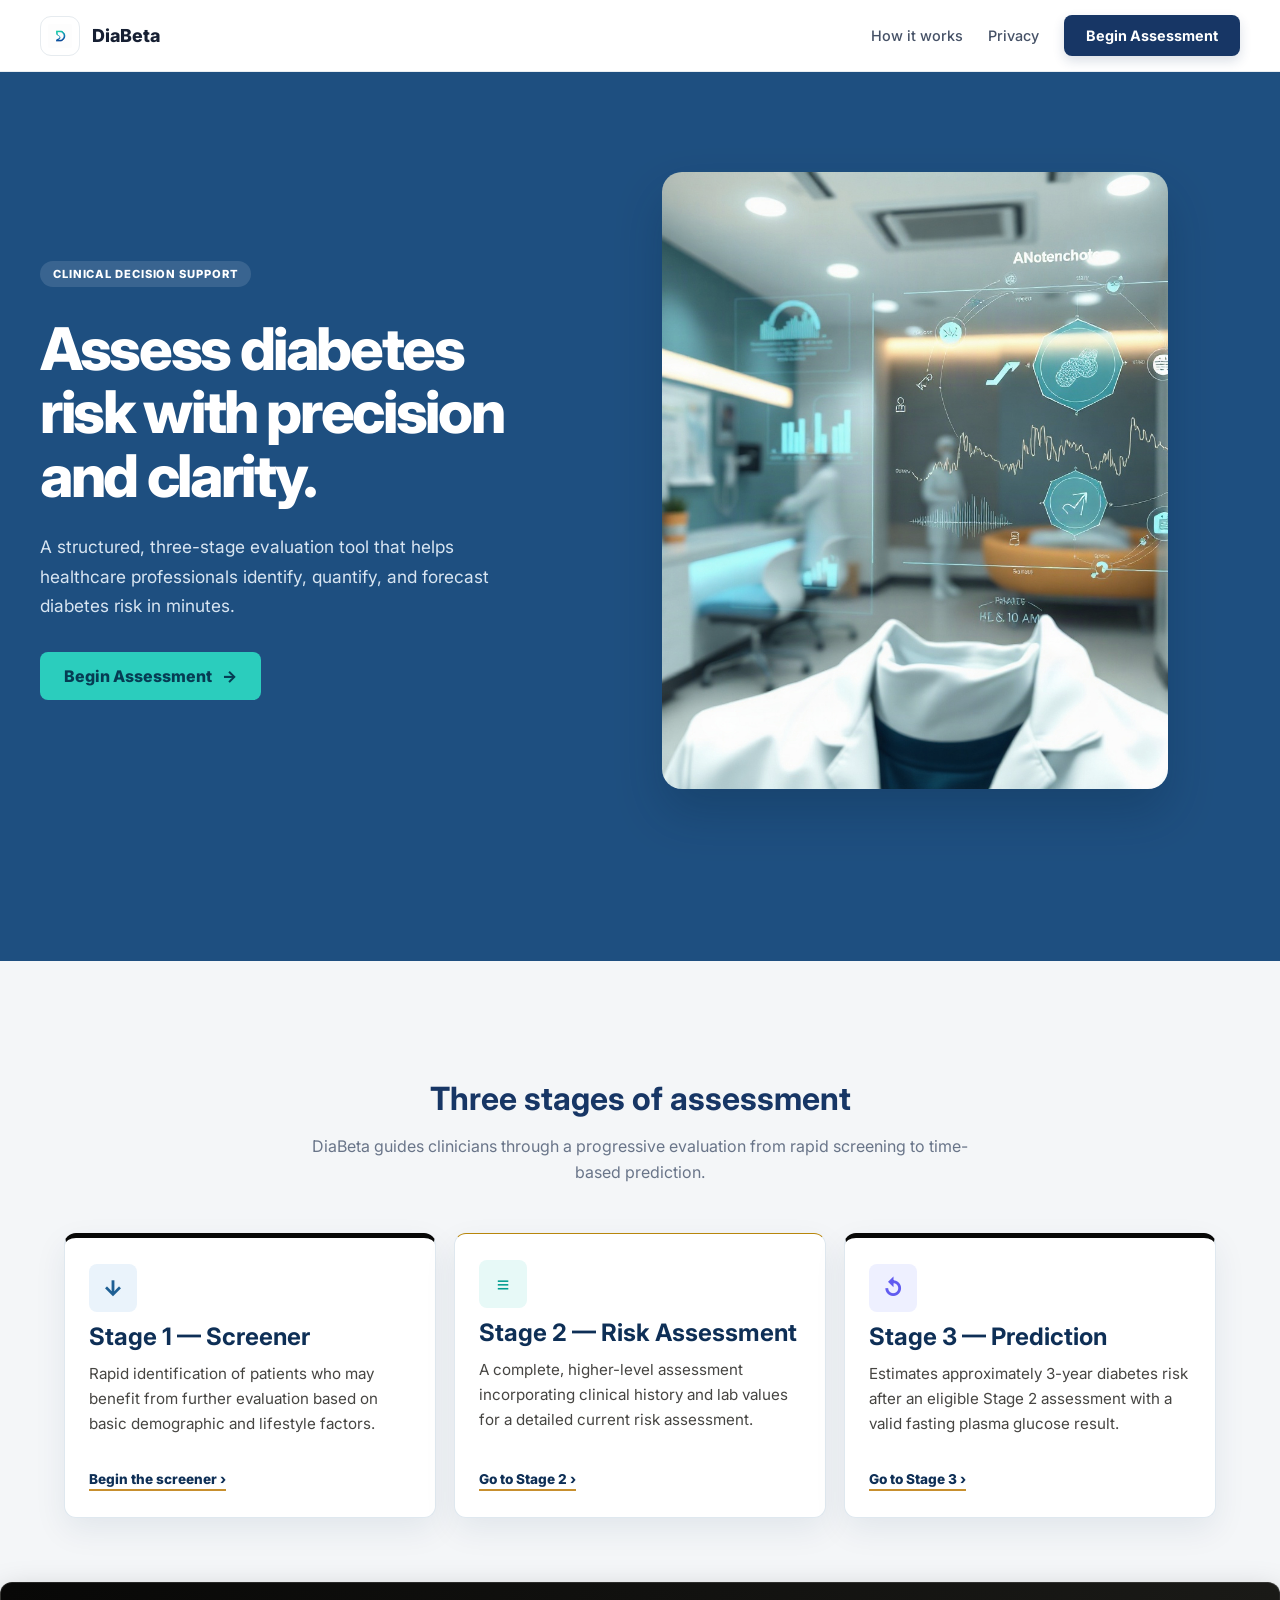
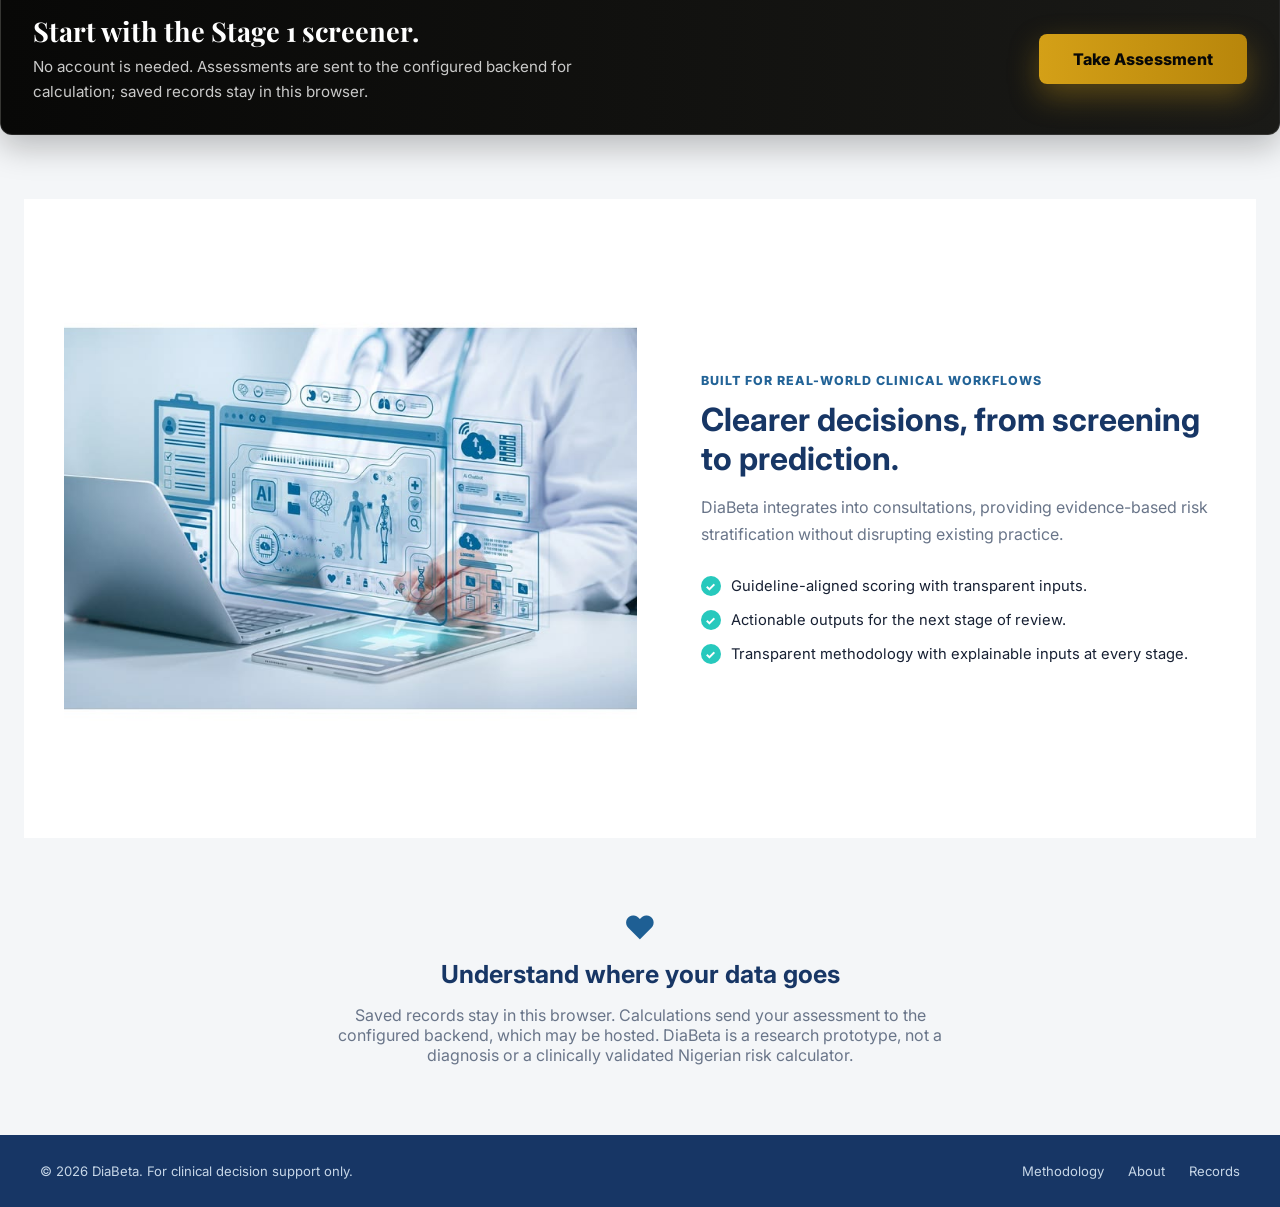
<file: frontend/index.html>
<!DOCTYPE html>
<html lang="en">
<head>
    <meta charset="UTF-8">
    <link rel="icon" type="image/png" href="diabeta-logo.png">
    <meta name="viewport" content="width=device-width, initial-scale=1.0">
    <title>DiaBeta — Home</title>

    <link
        href="https://fonts.googleapis.com/css2?family=Inter:wght@300;400;600;700;800&family=Playfair+Display:wght@400;600;700;800;900&display=swap"
        rel="stylesheet"
    >

    <link rel="stylesheet" href="style.css">

    <style>
        .home-stage-card {
            background: #ffffff;
            border: 1px solid #dfe8ef;
            border-top: 5px solid #080807;
            border-radius: 12px;
            padding: 26px 24px;
            display: flex;
            flex-direction: column;
            gap: 10px;
            box-shadow: 0 12px 32px rgba(14, 47, 86, 0.08);
        }

        .home-stage-card.stage-gold {
            border-top-color: #b8860b;
        }

        .home-stage-card h2 {
            color: #0e2f56;
            font-size: 1.5rem;
            margin: 0;
        }

        .home-stage-card p {
            color: #464542;
            font-size: 0.95rem;
            line-height: 1.65;
            margin: 0;
            flex: 1;
        }

        .home-stage-card .stage-go {
            display: inline-block;
            align-self: flex-start;
            margin-top: 6px;
            font-size: 0.85rem;
            font-weight: 800;
            color: #0e2f56;
            text-decoration: none;
            border-bottom: 2px solid #c78f2e;
            padding-bottom: 2px;
        }

        .home-stages {
            display: grid;
            grid-template-columns: repeat(3, minmax(0, 1fr));
            gap: 18px;
            margin-top: 22px;
            padding-bottom: 64px;
        }

        .home-cta-band {
            background: linear-gradient(90deg, #080807, #1a1a17);
            border: 1px solid rgba(255, 255, 255, 0.12);
            border-radius: 12px;
            margin: 0 0 64px;
            padding: 30px 32px;
            display: flex;
            align-items: center;
            justify-content: space-between;
            flex-wrap: wrap;
            gap: 18px;
            color: #ffffff;
            box-shadow: 0 12px 32px rgba(8, 8, 7, 0.25);
        }

        .home-cta-band h2 {
            font-size: 1.7rem;
            margin: 0;
            color: #ffffff;
        }

        .home-cta-band p {
            color: rgba(255, 255, 255, 0.78);
            margin: 6px 0 0;
            font-size: 0.95rem;
            line-height: 1.6;
            max-width: 620px;
        }

        .home-cta-band .primary-link {
            background: linear-gradient(90deg, #d4a017, #b8860b);
            color: #080807;
            box-shadow: 0 12px 30px rgba(212, 160, 23, 0.35);
        }

        @media (max-width: 860px) {
            .home-stages {
                grid-template-columns: 1fr;
            }
        }
    </style>
</head>

<body class="home-page">

    <main class="page-shell">

        <!-- HEADER -->
        <header class="result-header">

            <a
                class="brand-mark"
                href="index.html"
                aria-label="DiaBeta home"
            >
                <img src="diabeta-logo.png" alt="DiaBeta logo">
                <span>DiaBeta</span>
            </a>

            <button
                class="nav-toggle"
                type="button"
                aria-label="Open navigation menu"
                aria-expanded="false"
                data-drawer-toggle
            >
                <svg width="24" height="24" viewBox="0 0 24 24" aria-hidden="true" focusable="false">
                    <rect x="3" y="3" width="7" height="7" rx="2" />
                    <rect x="14" y="3" width="7" height="7" rx="2" />
                    <rect x="3" y="14" width="7" height="7" rx="2" />
                    <rect x="14" y="14" width="7" height="7" rx="2" />
                </svg>
            </button>

            <!-- DESKTOP NAVIGATION -->
            <nav class="top-nav" aria-label="Main navigation">
                <a href="#workflow">How it works</a>
                <a href="#privacy">Privacy</a>
                <a class="nav-cta" href="stage1.html">Begin Assessment</a>
            </nav>

        </header>

        <!-- MOBILE DRAWER -->
        <div class="drawer-overlay" aria-hidden="true"></div>

        <aside class="side-drawer" aria-hidden="true">
            <button class="drawer-close" type="button" aria-label="Close navigation menu" data-drawer-close>&times;</button>
            <nav class="drawer-nav" aria-label="Mobile navigation">
                <a href="#workflow">How it works</a>
                <a href="#privacy">Privacy</a>
                <a href="stage1.html">Begin Assessment</a>
            </nav>
        </aside>

        <!-- HOME HERO -->
        <section class="info-hero image-backed-hero home-hero">
            <div>
                <p class="eyebrow">Clinical decision support</p>
                <h1>Assess diabetes risk with precision and clarity.</h1>
                <p>
                    A structured, three-stage evaluation tool that helps healthcare
                    professionals identify, quantify, and forecast diabetes risk in minutes.
                </p>
                <a class="primary-link" href="stage1.html">
                    Begin Assessment <span aria-hidden="true">&rarr;</span>
                </a>
            </div>
            <div class="home-hero-image">
                <img src="clinical-ai-hero.png" alt="Clinical AI dashboard in a healthcare setting">
            </div>
        </section>

        <!-- STAGE OVERVIEW -->
        <section class="home-stages" id="workflow" aria-label="The three DiaBeta assessment stages">

            <header class="home-section-heading">
                <h2>Three stages of assessment</h2>
                <p>DiaBeta guides clinicians through a progressive evaluation from rapid screening to time-based prediction.</p>
            </header>

            <article class="home-stage-card">
                <span class="stage-icon stage-icon-filter" aria-hidden="true">&darr;</span>
                <h2>Stage 1 — Screener</h2>
                <p>
                    Rapid identification of patients who may benefit from further evaluation based on basic demographic and lifestyle factors.
                </p>
                <a class="stage-go" href="stage1.html">Begin the screener <span aria-hidden="true">&rsaquo;</span></a>
            </article>

            <article class="home-stage-card stage-gold">
                <span class="stage-icon stage-icon-chart" aria-hidden="true">&equiv;</span>
                <h2>Stage 2 — Risk Assessment</h2>
                <p>
                    A complete, higher-level assessment incorporating clinical history and lab values for a detailed current risk assessment.
                </p>
                <a class="stage-go" href="stage2.html">Go to Stage 2 <span aria-hidden="true">&rsaquo;</span></a>
            </article>

            <article class="home-stage-card">
                <span class="stage-icon stage-icon-time" aria-hidden="true">&olarr;</span>
                <h2>Stage 3 — Prediction</h2>
                <p>
                    Estimates approximately 3-year diabetes risk after an eligible
                    Stage 2 assessment with a valid fasting plasma glucose result.
                </p>
                <a class="stage-go" href="stage3.html">Go to Stage 3 <span aria-hidden="true">&rsaquo;</span></a>
            </article>

        </section>

        <!-- CALL TO ACTION -->
        <section class="home-cta-band">
            <div>
                <h2>Start with the Stage 1 screener.</h2>
                <p>
                    No account is needed. Assessments are sent to the configured
                    backend for calculation; saved records stay in this browser.
                </p>
            </div>
            <a class="primary-link" href="stage1.html" style="padding: 15px 34px;">
                Take Assessment
            </a>
        </section>

        <section class="home-workflow" id="privacy" aria-label="DiaBeta workflow and privacy">
            <div class="home-workflow-image">
                <img src="care-team.jpg" alt="Healthcare professional reviewing patient information">
            </div>
            <div class="home-workflow-copy">
                <p class="eyebrow">Built for real-world clinical workflows</p>
                <h2>Clearer decisions, from screening to prediction.</h2>
                <p>DiaBeta integrates into consultations, providing evidence-based risk stratification without disrupting existing practice.</p>
                <ul>
                    <li>Guideline-aligned scoring with transparent inputs.</li>
                    <li>Actionable outputs for the next stage of review.</li>
                    <li>Transparent methodology with explainable inputs at every stage.</li>
                </ul>
            </div>
        </section>

        <section class="home-privacy-band">
            <span class="privacy-mark" aria-hidden="true">&#9829;</span>
            <h2>Understand where your data goes</h2>
            <p>Saved records stay in this browser. Calculations send your assessment to the configured backend, which may be hosted. DiaBeta is a research prototype, not a diagnosis or a clinically validated Nigerian risk calculator.</p>
        </section>

        <footer class="home-footer">
            <span>&copy; 2026 DiaBeta. For clinical decision support only.</span>
            <nav aria-label="Footer navigation"><a href="#workflow">Methodology</a><a href="about.html">About</a><a href="records.html">Records</a></nav>
        </footer>

    </main>

    <!-- SCRIPT -->
    <script>
        /*
         * Backwards compatibility: index.html?assessment=1 used to open the
         * assessment form directly. It now lives on its own page (stage1.html).
         */
        (function () {
            if (new URLSearchParams(window.location.search).get("assessment") === "1") {
                window.location.replace("stage1.html");
            }
        })();
    </script>

    <!-- GLOBAL APP JAVASCRIPT (drawer navigation) -->
    <script src="app.js"></script>

</body>
</html>
</file>
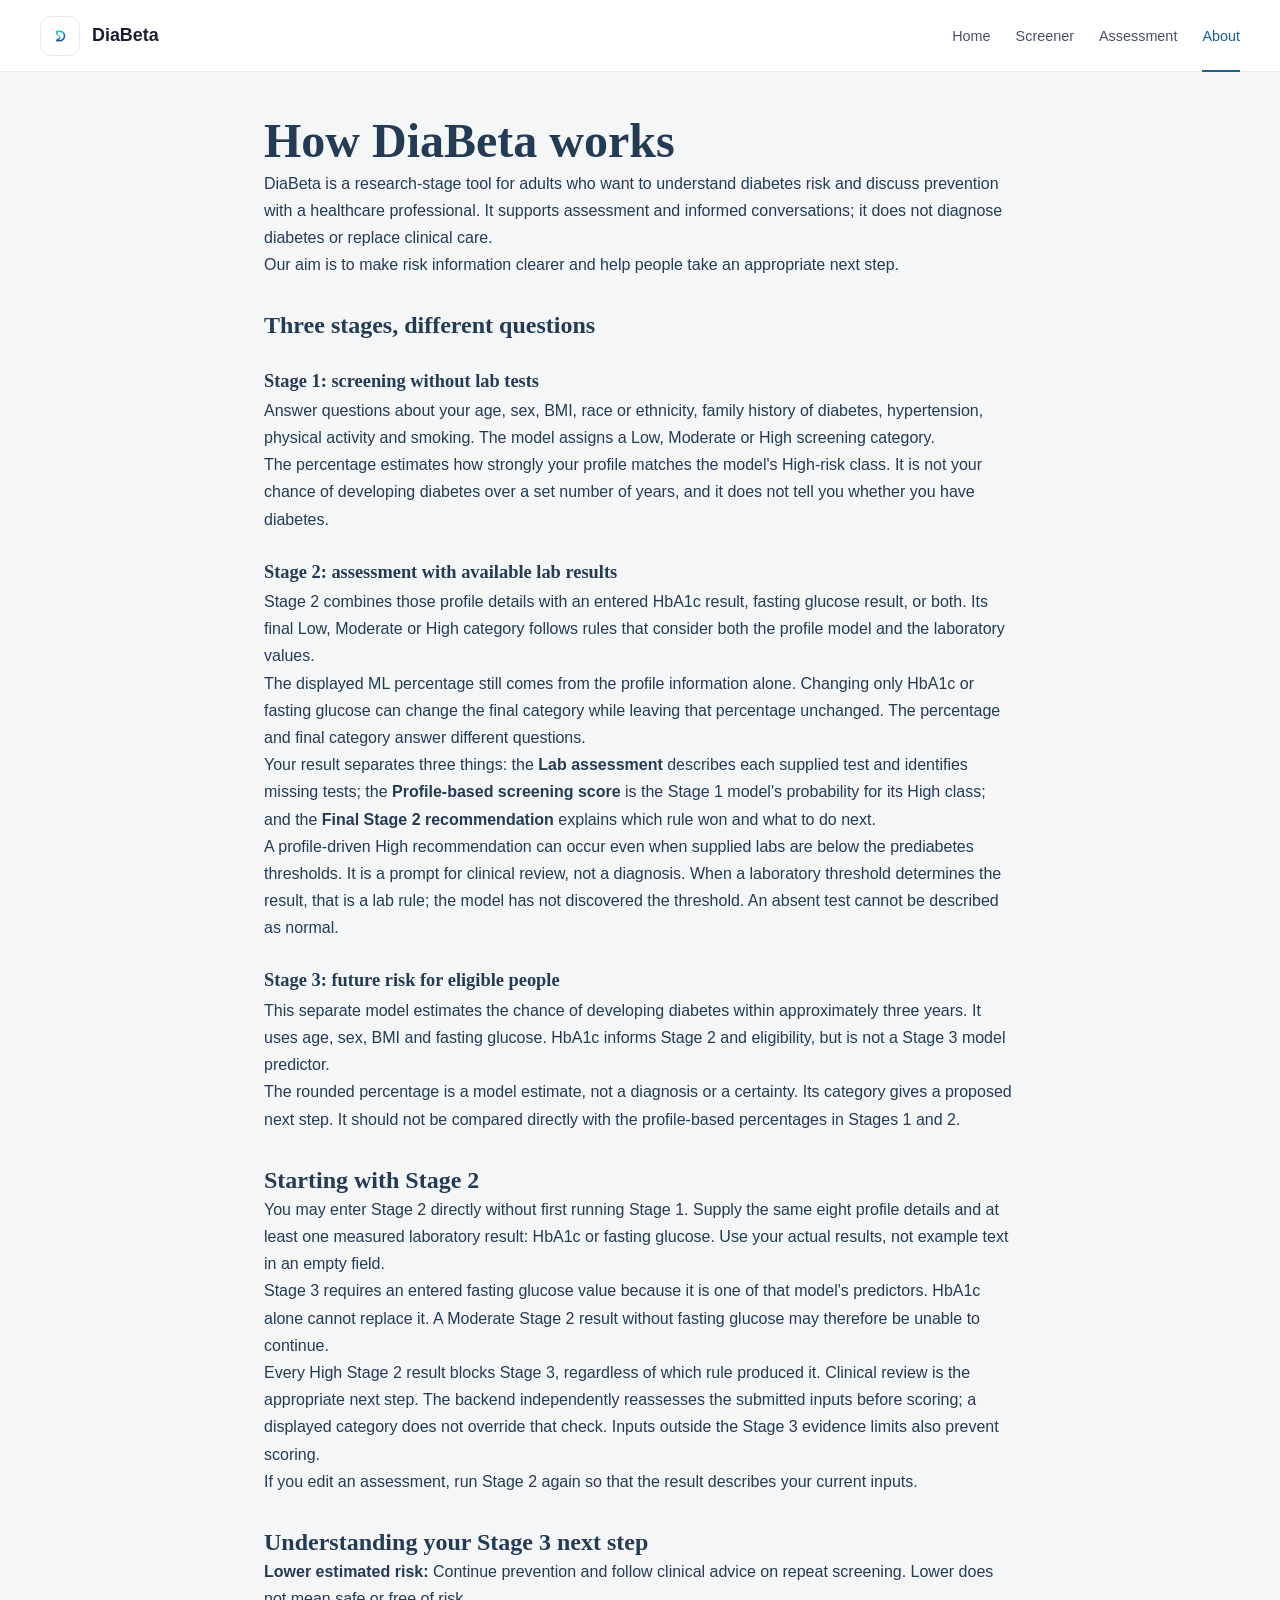
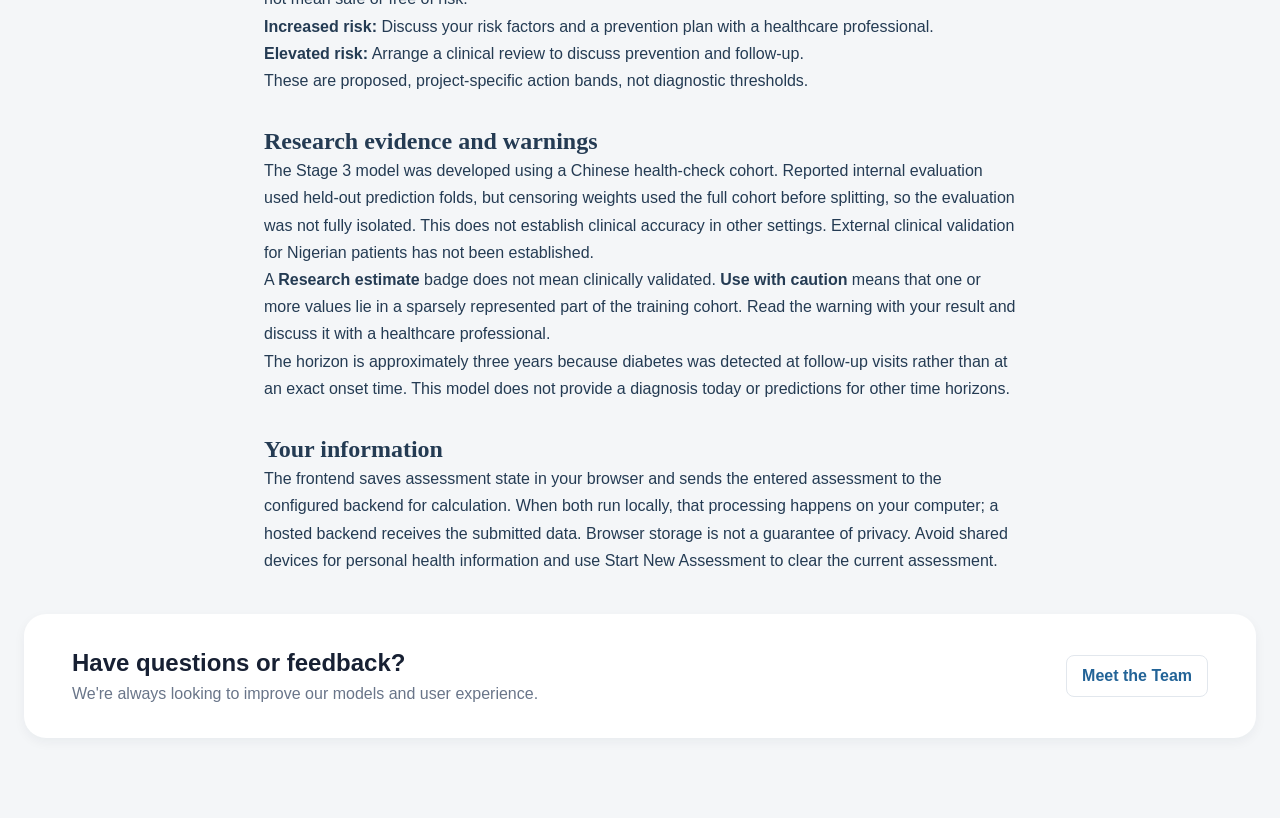
<file: frontend/about.html>
<!DOCTYPE html>
<html lang="en">
<head>
    <meta charset="UTF-8">
    <link rel="icon" type="image/png" href="diabeta-logo.png">
    <meta name="viewport" content="width=device-width, initial-scale=1.0">

    <title>About DiaBeta</title>

    <link rel="stylesheet" href="style.css">
    <style>
        .how-guide { max-width: 800px; margin: 40px auto; padding: 0 24px; line-height: 1.7; color: #243b53; }
        .how-guide h1 { font-size: clamp(2rem, 5vw, 3rem); line-height: 1.2; }
        .how-guide section { margin: 32px 0; }
        .how-guide h2 { font-size: 1.5rem; line-height: 1.3; }
        .how-guide h3 { font-size: 1.15rem; margin-top: 24px; }
    </style>
</head>

<body class="about-page">

    <main class="page-shell">

        <!-- HEADER -->
        <header class="result-header">

            <a
                class="brand-mark"
                href="index.html"
                aria-label="DiaBeta home"
            >
                <img src="diabeta-logo.png" alt="DiaBeta logo">
                <span>DiaBeta</span>
            </a>

            <button
                class="nav-toggle"
                type="button"
                aria-label="Open navigation menu"
                aria-expanded="false"
                data-drawer-toggle
            >
                <span></span>
                <span></span>
                <span></span>
            </button>

            <!-- DESKTOP NAVIGATION -->
            <nav class="top-nav" aria-label="Main navigation">

                <a href="index.html">
                    Home
                </a>

                <a href="stage1.html">
                    Screener
                </a>

                <a href="stage2.html">
                    Assessment
                </a>

                <a href="about.html" class="active">
                    About
                </a>

            </nav>

        </header>


        <!-- MOBILE OVERLAY -->
        <div
            class="drawer-overlay"
            aria-hidden="true"
        ></div>


        <!-- MOBILE NAVIGATION -->
        <aside
            class="side-drawer"
            aria-hidden="true"
        >

            <button
                class="drawer-close"
                type="button"
                aria-label="Close navigation menu"
                data-drawer-close
            >
                &times;
            </button>

            <nav
                class="drawer-nav"
                aria-label="Mobile navigation"
            >

                <a href="index.html">
                    Home
                </a>

                <a href="stage1.html">
                    Screener
                </a>

                <a href="stage2.html">
                    Assessment
                </a>

                <a href="about.html">
                    About
                </a>

            </nav>

        </aside>


        <article class="how-guide">
            <h1>How DiaBeta works</h1>
            <p>DiaBeta is a research-stage tool for adults who want to understand diabetes risk and discuss prevention with a healthcare professional. It supports assessment and informed conversations; it does not diagnose diabetes or replace clinical care.</p>
            <p>Our aim is to make risk information clearer and help people take an appropriate next step.</p>

            <section><h2>Three stages, different questions</h2>
                <h3>Stage 1: screening without lab tests</h3>
                <p>Answer questions about your age, sex, BMI, race or ethnicity, family history of diabetes, hypertension, physical activity and smoking. The model assigns a Low, Moderate or High screening category.</p>
                <p>The percentage estimates how strongly your profile matches the model's High-risk class. It is not your chance of developing diabetes over a set number of years, and it does not tell you whether you have diabetes.</p>
                <h3>Stage 2: assessment with available lab results</h3>
                <p>Stage 2 combines those profile details with an entered HbA1c result, fasting glucose result, or both. Its final Low, Moderate or High category follows rules that consider both the profile model and the laboratory values.</p>
                <p>The displayed ML percentage still comes from the profile information alone. Changing only HbA1c or fasting glucose can change the final category while leaving that percentage unchanged. The percentage and final category answer different questions.</p>
                <p>Your result separates three things: the <strong>Lab assessment</strong> describes each supplied test and identifies missing tests; the <strong>Profile-based screening score</strong> is the Stage 1 model's probability for its High class; and the <strong>Final Stage 2 recommendation</strong> explains which rule won and what to do next.</p>
                <p>A profile-driven High recommendation can occur even when supplied labs are below the prediabetes thresholds. It is a prompt for clinical review, not a diagnosis. When a laboratory threshold determines the result, that is a lab rule; the model has not discovered the threshold. An absent test cannot be described as normal.</p>
                <h3>Stage 3: future risk for eligible people</h3>
                <p>This separate model estimates the chance of developing diabetes within approximately three years. It uses age, sex, BMI and fasting glucose. HbA1c informs Stage 2 and eligibility, but is not a Stage 3 model predictor.</p>
                <p>The rounded percentage is a model estimate, not a diagnosis or a certainty. Its category gives a proposed next step. It should not be compared directly with the profile-based percentages in Stages 1 and 2.</p>
            </section>

            <section><h2>Starting with Stage 2</h2>
                <p>You may enter Stage 2 directly without first running Stage 1. Supply the same eight profile details and at least one measured laboratory result: HbA1c or fasting glucose. Use your actual results, not example text in an empty field.</p>
                <p>Stage 3 requires an entered fasting glucose value because it is one of that model's predictors. HbA1c alone cannot replace it. A Moderate Stage 2 result without fasting glucose may therefore be unable to continue.</p>
                <p>Every High Stage 2 result blocks Stage 3, regardless of which rule produced it. Clinical review is the appropriate next step. The backend independently reassesses the submitted inputs before scoring; a displayed category does not override that check. Inputs outside the Stage 3 evidence limits also prevent scoring.</p>
                <p>If you edit an assessment, run Stage 2 again so that the result describes your current inputs.</p>
            </section>
            <section><h2>Understanding your Stage 3 next step</h2>
                <p><strong>Lower estimated risk:</strong> Continue prevention and follow clinical advice on repeat screening. Lower does not mean safe or free of risk.</p>
                <p><strong>Increased risk:</strong> Discuss your risk factors and a prevention plan with a healthcare professional.</p>
                <p><strong>Elevated risk:</strong> Arrange a clinical review to discuss prevention and follow-up.</p>
                <p>These are proposed, project-specific action bands, not diagnostic thresholds.</p>
            </section>

            <section><h2>Research evidence and warnings</h2>
                <p>The Stage 3 model was developed using a Chinese health-check cohort. Reported internal evaluation used held-out prediction folds, but censoring weights used the full cohort before splitting, so the evaluation was not fully isolated. This does not establish clinical accuracy in other settings. External clinical validation for Nigerian patients has not been established.</p>
                <p>A <strong>Research estimate</strong> badge does not mean clinically validated. <strong>Use with caution</strong> means that one or more values lie in a sparsely represented part of the training cohort. Read the warning with your result and discuss it with a healthcare professional.</p>
                <p>The horizon is approximately three years because diabetes was detected at follow-up visits rather than at an exact onset time. This model does not provide a diagnosis today or predictions for other time horizons.</p>
            </section>

            <section><h2>Your information</h2>
                <p>The frontend saves assessment state in your browser and sends the entered assessment to the configured backend for calculation. When both run locally, that processing happens on your computer; a hosted backend receives the submitted data. Browser storage is not a guarantee of privacy. Avoid shared devices for personal health information and use Start New Assessment to clear the current assessment.</p>
            </section>
        </article>

        <section class="about-contact"><div><h2>Have questions or feedback?</h2><p>We're always looking to improve our models and user experience.</p></div><a class="secondary-action" href="about_me.html">Meet the Team</a></section>

    </main>


    <!-- APPLICATION JAVASCRIPT -->
    <script src="app.js"></script>

</body>
</html>
</file>
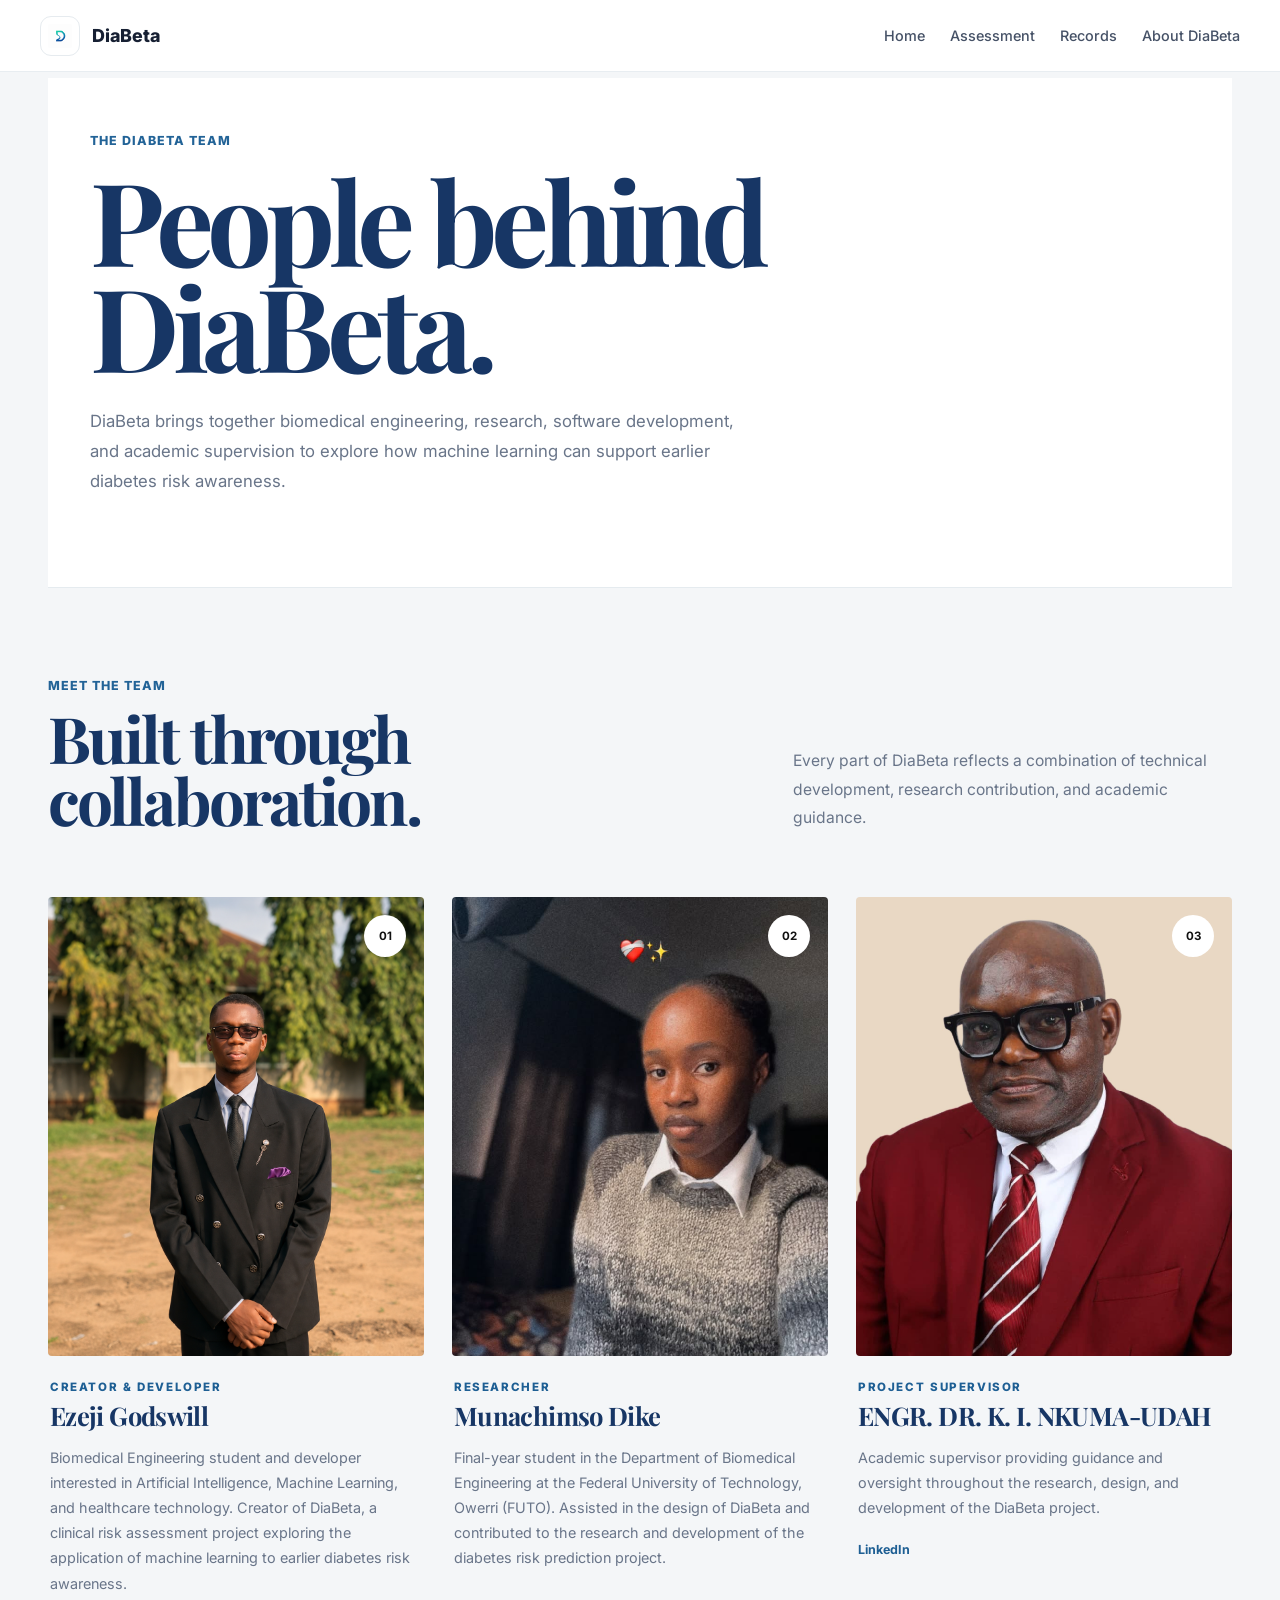
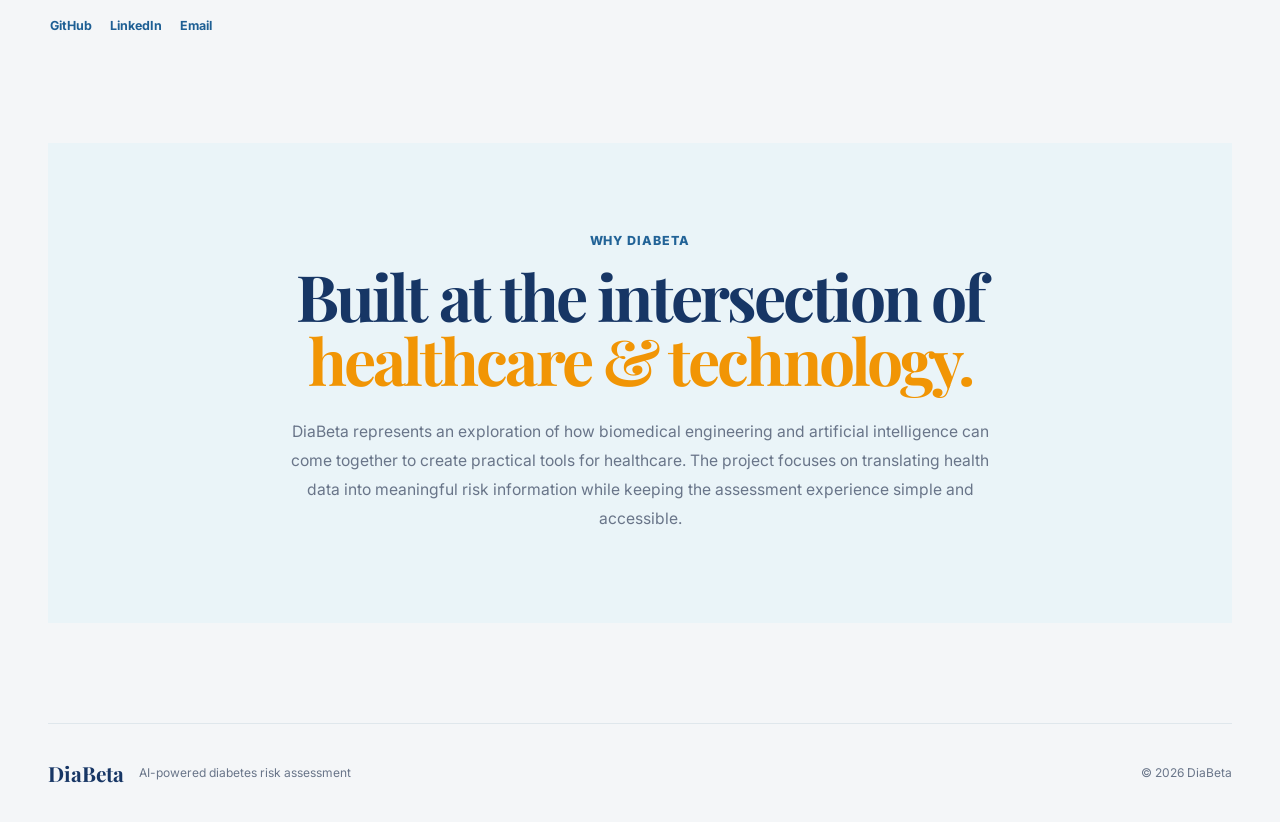
<file: frontend/about_me.html>
<!DOCTYPE html>
<html lang="en">
<head>
    <meta charset="UTF-8">
    <link rel="icon" type="image/png" href="diabeta-logo.png">
    <meta name="viewport" content="width=device-width, initial-scale=1.0">

    <title>About the Team | DiaBeta</title>

    <link
        href="https://fonts.googleapis.com/css2?family=Inter:wght@300;400;500;600;700;800&family=Playfair+Display:wght@400;600;700;800;900&display=swap"
        rel="stylesheet"
    >

    <link rel="stylesheet" href="style.css">
</head>

<body class="about-me-page">

    <main class="page-shell">

        <!-- HEADER -->
        <header class="result-header">

            <a
                class="brand-mark"
                href="index.html"
                aria-label="DiaBeta home"
            >
                <img src="diabeta-logo.png" alt="DiaBeta logo">
                <span>DiaBeta</span>
            </a>

            <button
                class="nav-toggle"
                type="button"
                aria-label="Open navigation menu"
                aria-expanded="false"
                data-drawer-toggle
            >
                <span></span>
                <span></span>
                <span></span>
            </button>

            <nav class="top-nav" aria-label="Main navigation">
                <a href="index.html">Home</a>
                <a href="stage1.html">Assessment</a>
                <a href="records.html">Records</a>
                <a href="about.html">About DiaBeta</a>
            </nav>

        </header>


        <!-- MOBILE NAVIGATION -->
        <div class="drawer-overlay" aria-hidden="true"></div>

        <aside class="side-drawer" aria-hidden="true">

            <button
                class="drawer-close"
                type="button"
                aria-label="Close navigation menu"
                data-drawer-close
            >
                &times;
            </button>

            <nav class="drawer-nav" aria-label="Mobile navigation">
                <a href="index.html">Home</a>
                <a href="stage1.html">Assessment</a>
                <a href="records.html">Records</a>
                <a href="about.html">About DiaBeta</a>
            </nav>

        </aside>


        <!-- HERO -->
        <section class="team-hero">

            <div class="team-hero-inner">

                <p class="eyebrow">The DiaBeta Team</p>

                <h1>
                    People behind
                    <span>DiaBeta.</span>
                </h1>

                <p class="team-hero-description">
                    DiaBeta brings together biomedical engineering, research,
                    software development, and academic supervision to explore
                    how machine learning can support earlier diabetes risk
                    awareness.
                </p>

            </div>

        </section>


        <!-- TEAM -->
        <section class="team-section">

            <div class="team-section-heading">

                <div>
                    <p class="eyebrow">Meet the team</p>

                    <h2>
                        Built through
                        <span>collaboration.</span>
                    </h2>
                </div>

                <p>
                    Every part of DiaBeta reflects a combination of technical
                    development, research contribution, and academic guidance.
                </p>

            </div>


            <div class="team-grid">


                <!-- GODSWILL -->
                <article class="team-member">

                    <div class="team-image-wrap">

                        <img
                            src="profile-photo.png"
                            alt="Ezeji Godswill"
                            class="team-image"
                        >

                        <span class="team-number">01</span>

                    </div>

                    <div class="team-member-info">

                        <p class="team-role">
                            Creator & Developer
                        </p>

                        <h3>
                            Ezeji Godswill
                        </h3>

                        <p class="team-bio">
                            Biomedical Engineering student and developer
                            interested in Artificial Intelligence, Machine
                            Learning, and healthcare technology. Creator of
                            DiaBeta, a clinical risk assessment project
                            exploring the application of machine learning to
                            earlier diabetes risk awareness.
                        </p>

                        <div class="team-links">

                            <a
                                href="https://github.com/cdzxs"
                                target="_blank"
                                rel="noreferrer"
                            >
                                GitHub
                            </a>

                            <a
                                href="https://www.linkedin.com/in/ezeji-godswill-9aa573255/"
                                target="_blank"
                                rel="noreferrer"
                            >
                                LinkedIn
                            </a>

                            <a
                                href="mailto:ezejigodswill041@gmail.com"
                            >
                                Email
                            </a>

                        </div>

                    </div>

                </article>


                <!-- MUNACHIMSO -->
                <article class="team-member">

                    <div class="team-image-wrap">

                        <img
                            src="muna.jpeg"
                            alt="Munachimso Dike"
                            class="team-image"
                        >

                        <span class="team-number">02</span>

                    </div>

                    <div class="team-member-info">

                        <p class="team-role">
                            Researcher
                        </p>

                        <h3>
                            Munachimso Dike
                        </h3>

                        <p class="team-bio">
                            Final-year student in the Department of Biomedical
                            Engineering at the Federal University of
                            Technology, Owerri (FUTO). Assisted in the design
                            of DiaBeta and contributed to the research and
                            development of the diabetes risk prediction
                            project.
                        </p>

                    </div>

                </article>


                <!-- SUPERVISOR -->
                <article class="team-member">

                    <div class="team-image-wrap">

                        <img
                            src="kenneth.png"
                            alt="ENGR. DR. K. I. NKUMA-UDAH"
                            class="team-image"
                        >

                        <span class="team-number">03</span>

                    </div>

                    <div class="team-member-info">

                        <p class="team-role">
                            Project Supervisor
                        </p>

                        <h3>
                            ENGR. DR. K. I. NKUMA-UDAH
                        </h3>

                        <p class="team-bio">
                            Academic supervisor providing guidance and
                            oversight throughout the research, design, and
                            development of the DiaBeta project.
                        </p>

                        <div class="team-links">

                            <a
                                href="https://www.linkedin.com/in/drkenneth/"
                                target="_blank"
                                rel="noreferrer"
                            >
                                LinkedIn
                            </a>

                        </div>

                    </div>

                </article>


            </div>

        </section>


        <!-- PROJECT STATEMENT -->
        <section class="team-statement">

            <p class="eyebrow">
                Why DiaBeta
            </p>

            <h2>
                Built at the intersection of
                <span>healthcare & technology.</span>
            </h2>

            <p>
                DiaBeta represents an exploration of how biomedical engineering
                and artificial intelligence can come together to create
                practical tools for healthcare. The project focuses on
                translating health data into meaningful risk information while
                keeping the assessment experience simple and accessible.
            </p>

        </section>


        <!-- FOOTER -->
        <footer class="team-footer">

            <div>
                <strong>DiaBeta</strong>
                <span>
                    AI-powered diabetes risk assessment
                </span>
            </div>

            <p>
                © 2026 DiaBeta
            </p>

        </footer>


    </main>


    <!-- HEADER HEIGHT -->
    <script>

        (function () {

            function setHeaderHeight() {

                const header =
                    document.querySelector(
                        '.assessment-header, .result-header'
                    );

                if (!header) return;

                const height =
                    header.offsetHeight;

                document.documentElement.style.setProperty(
                    '--header-h',
                    (height + 16) + 'px'
                );

            }

            window.addEventListener(
                'load',
                setHeaderHeight
            );

            window.addEventListener(
                'resize',
                setHeaderHeight
            );

        })();

    </script>


    <!-- DIA BETA JAVASCRIPT -->
    <script src="app.js"></script>

</body>
</html>
</file>
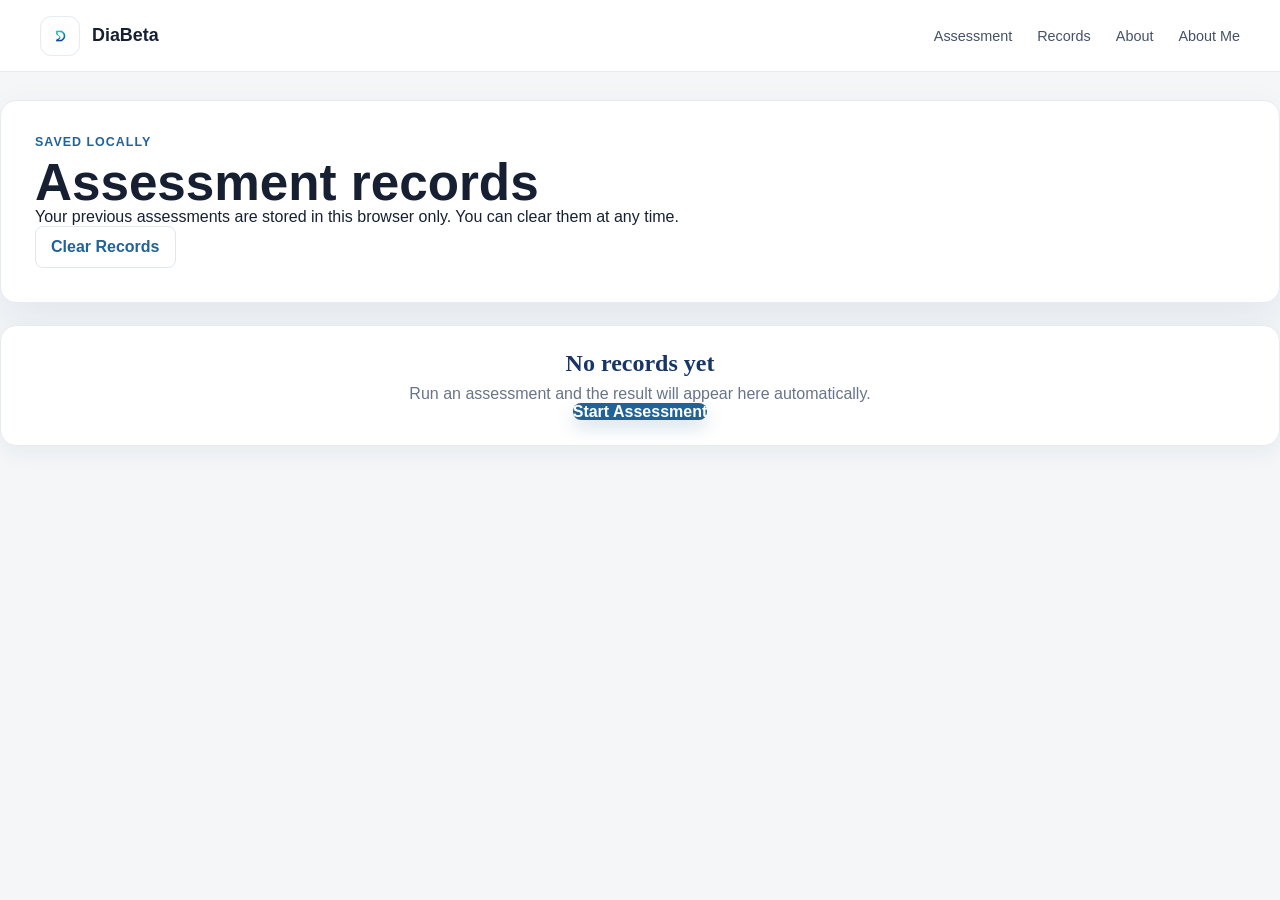
<file: frontend/records.html>
<!DOCTYPE html>
<html lang="en">
<head>
    <meta charset="UTF-8">
    <link rel="icon" type="image/png" href="diabeta-logo.png">
    <meta name="viewport" content="width=device-width, initial-scale=1.0">

    <title>Records - DiaBeta</title>

    <link rel="stylesheet" href="style.css">
</head>

<body class="records-page">

    <main class="page-shell">

        <!-- HEADER -->
        <header class="result-header">

            <a
                class="brand-mark"
                href="index.html"
                aria-label="DiaBeta home"
            >
                <img src="diabeta-logo.png" alt="DiaBeta logo">
                <span>DiaBeta</span>
            </a>

            <button
                class="nav-toggle"
                type="button"
                aria-label="Open navigation menu"
                aria-expanded="false"
                data-drawer-toggle
            >
                <span></span>
                <span></span>
                <span></span>
            </button>

            <!-- DESKTOP NAVIGATION -->
            <nav class="top-nav" aria-label="Main navigation">

                <a href="stage1.html">
                    Assessment
                </a>

                <a href="records.html">
                    Records
                </a>

                <a href="about.html">
                    About
                </a>

                <a href="about_me.html">
                    About Me
                </a>

            </nav>

        </header>


        <!-- MOBILE OVERLAY -->
        <div
            class="drawer-overlay"
            aria-hidden="true"
        ></div>


        <!-- MOBILE DRAWER -->
        <aside
            class="side-drawer"
            aria-hidden="true"
        >

            <button
                class="drawer-close"
                type="button"
                aria-label="Close navigation menu"
                data-drawer-close
            >
                &times;
            </button>

            <nav
                class="drawer-nav"
                aria-label="Mobile navigation"
            >

                <a href="stage1.html">
                    Assessment
                </a>

                <a href="records.html">
                    Records
                </a>

                <a href="about.html">
                    About
                </a>

                <a href="about_me.html">
                    About Me
                </a>

            </nav>

        </aside>


        <!-- PAGE HEADER -->
        <section class="page-hero">

            <p class="eyebrow">
                Saved locally
            </p>

            <h1>
                Assessment records
            </h1>

            <p>
                Your previous assessments are stored in this browser only.
                You can clear them at any time.
            </p>

            <button
                class="secondary-action"
                type="button"
                data-clear-records
            >
                Clear Records
            </button>

        </section>


        <!-- RECORDS -->
        <section
            class="records-list"
            id="recordsList"
            aria-live="polite"
        ></section>

    </main>


    <!-- RECORD MODAL -->
    <div
        class="record-modal"
        id="recordModal"
        hidden
    >

        <div
            class="record-modal-panel"
            role="dialog"
            aria-modal="true"
            aria-labelledby="recordModalTitle"
        >

            <button
                class="modal-close"
                type="button"
                data-close-record
            >
                Close
            </button>

            <div id="recordModalContent"></div>

        </div>

    </div>


    <!-- HEADER HEIGHT -->
    <script>
        (function () {

            function setHeaderHeight() {

                const header = document.querySelector(
                    '.assessment-header, .result-header'
                );

                if (!header) return;

                const height = header.offsetHeight;

                document.documentElement.style.setProperty(
                    '--header-h',
                    (height + 16) + 'px'
                );
            }

            window.addEventListener(
                'load',
                setHeaderHeight
            );

            window.addEventListener(
                'resize',
                setHeaderHeight
            );

        })();
    </script>


    <!-- APP JAVASCRIPT -->
    <script src="app.js"></script>

</body>
</html>
</file>
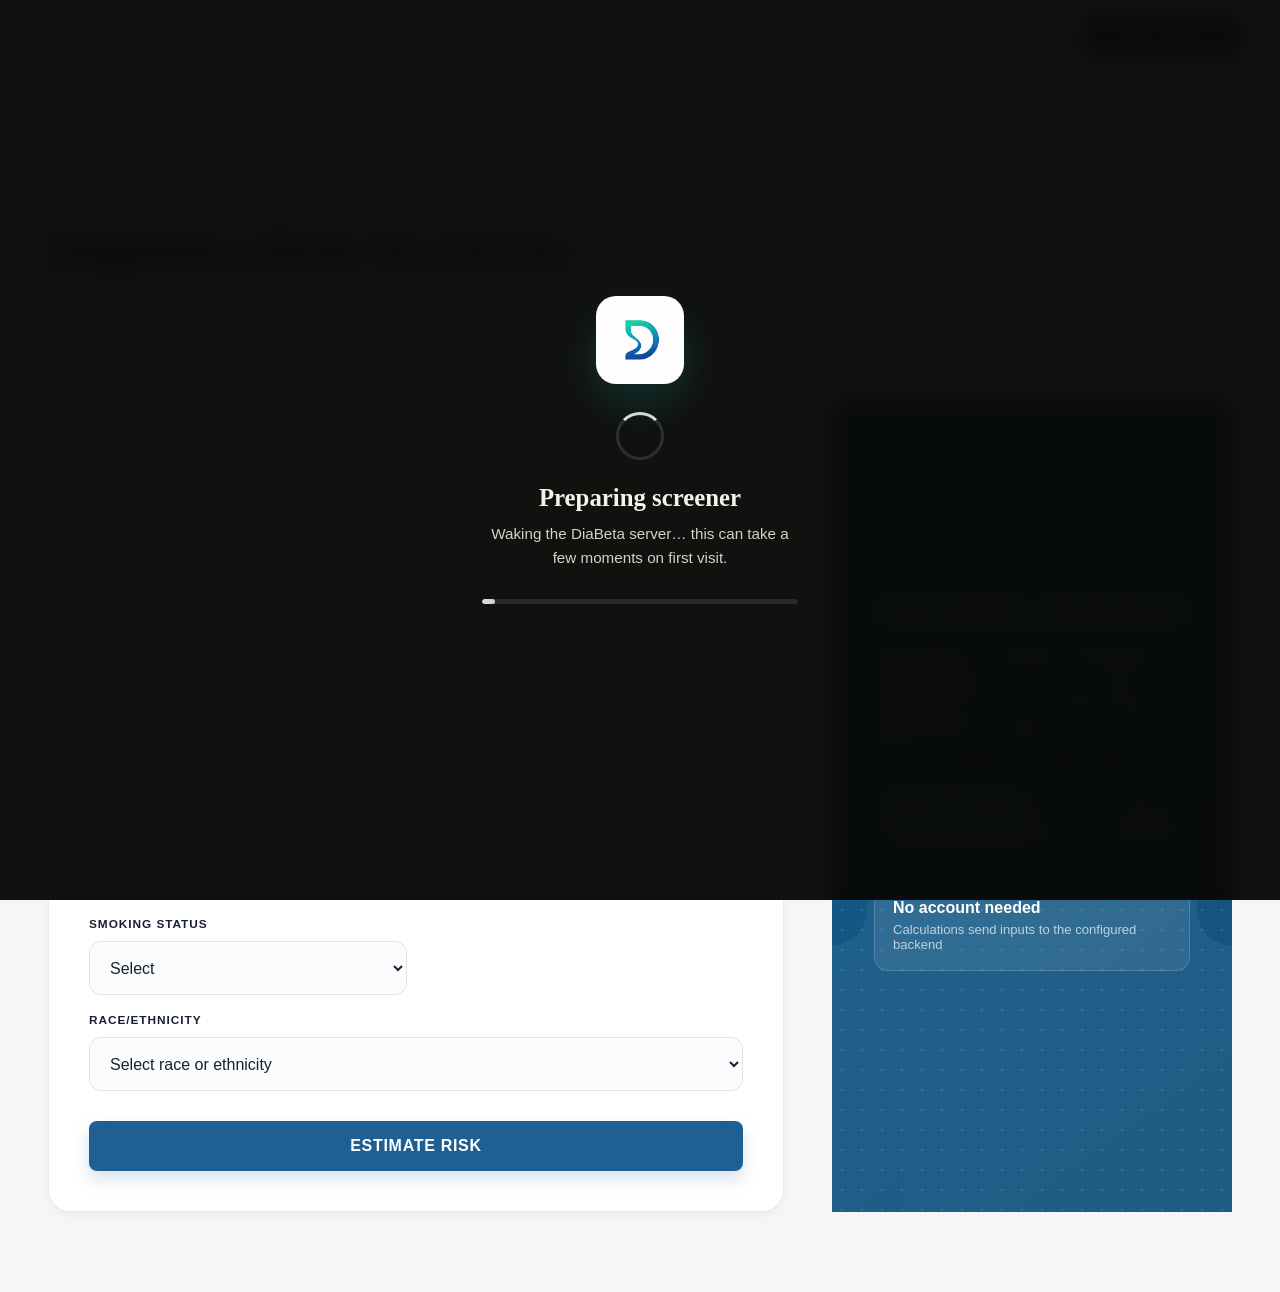
<file: frontend/stage1.html>
<!DOCTYPE html>
<html lang="en">
<head>
    <meta charset="UTF-8">
    <link rel="icon" type="image/png" href="diabeta-logo.png">
    <meta name="viewport" content="width=device-width, initial-scale=1.0">
    <title>Stage 1: Diabetes Risk Screener — DiaBeta</title>

    <link rel="stylesheet" href="style.css">

    <style>
        .stage1-badge {
            display: inline-block;
            background: #0e2f56;
            color: #ffffff;
            font-size: 12px;
            font-weight: 700;
            text-transform: uppercase;
            letter-spacing: 0.08em;
            padding: 6px 14px;
            border-radius: 20px;
            margin-bottom: 12px;
        }

        .stage1-title-row {
            display: flex;
            align-items: flex-start;
            justify-content: space-between;
            flex-wrap: wrap;
            gap: 18px;
        }

        .stage1-title-row .secondary-action {
            flex-shrink: 0;
            margin-top: 4px;
        }

        .stage1-purpose {
            max-width: 720px;
            color: #464542;
            font-size: 1rem;
            line-height: 1.7;
        }

        /* ============================================================
           BMI CALCULATOR
        ============================================================ */

        .bmi-calc-wrapper {
            margin-bottom: 4px;
        }

        .bmi-toggle-btn {
            background: #f0f4f8;
            border: 1px solid #ccc;
            border-radius: 6px;
            padding: 6px 12px;
            cursor: pointer;
            font-size: 14px;
        }

        .bmi-panel {
            border: 1px solid #ddd;
            border-radius: 6px;
            padding: 12px;
            margin-top: 8px;
            background: #fafafa;
        }

        .bmi-inputs label {
            display: block;
            margin-bottom: 6px;
            font-size: 14px;
        }

        .bmi-inputs input {
            margin-left: 6px;
            width: 100px;
        }

        #bmiComputeBtn {
            margin-top: 6px;
            padding: 5px 14px;
            cursor: pointer;
        }

        #bmiResultPreview {
            margin-top: 10px;
            font-weight: bold;
            color: #2a6f2a;
            font-size: 16px;
        }
    </style>
</head>

<body class="stage1-page">

    <!-- ============================================================
         COLD START LOADING OVERLAY
    ============================================================ -->

    <div
        id="coldStartOverlay"
        class="cold-start-overlay"
        aria-live="polite"
        aria-busy="true"
    >

        <div class="cold-start-content">

            <img
                class="cold-start-logo"
                src="diabeta-logo.png"
                alt="DiaBeta"
            >

            <div class="cold-start-spinner"></div>

            <h2 id="coldStartTitle">
                Preparing screener
            </h2>

            <p id="coldStartMessage">
                Connecting to DiaBeta…
            </p>

            <div class="cold-start-progress">
                <div
                    class="cold-start-progress-fill"
                    id="coldStartProgress"
                ></div>
            </div>

            <button
                id="continueAnywayBtn"
                type="button"
                style="
                    display:none;
                    margin-top:18px;
                    padding:10px 18px;
                    border:0;
                    border-radius:8px;
                    cursor:pointer;
                    font-weight:600;
                "
            >
                Continue to DiaBeta
            </button>

        </div>

    </div>


    <!-- ============================================================
         MAIN APPLICATION
    ============================================================ -->

    <main class="page-shell">

        <!-- HEADER -->
        <header class="result-header">

            <a
                class="brand-mark"
                href="index.html"
                aria-label="DiaBeta home"
            >
                <img src="diabeta-logo.png" alt="DiaBeta logo">
                <span>DiaBeta</span>
            </a>

            <button
                class="nav-toggle"
                type="button"
                aria-label="Open navigation menu"
                aria-expanded="false"
                data-drawer-toggle
            >
                <svg width="24" height="24" viewBox="0 0 24 24" aria-hidden="true" focusable="false">
                    <rect x="3" y="3" width="7" height="7" rx="2" />
                    <rect x="14" y="3" width="7" height="7" rx="2" />
                    <rect x="3" y="14" width="7" height="7" rx="2" />
                    <rect x="14" y="14" width="7" height="7" rx="2" />
                </svg>
            </button>

            <!-- DESKTOP NAVIGATION -->
            <nav class="top-nav" aria-label="Main navigation">
                <a href="index.html">Home</a>
                <a href="stage1.html" class="active">Screener</a>
                <a href="stage2.html">Assessment</a>
                <a href="about.html">Resources</a>
                <a class="nav-cta" href="about_me.html">Contact Support</a>
            </nav>

        </header>

        <!-- MOBILE DRAWER -->
        <div class="drawer-overlay" aria-hidden="true"></div>

        <aside class="side-drawer" aria-hidden="true">
            <button class="drawer-close" type="button" aria-label="Close navigation menu" data-drawer-close>&times;</button>
            <nav class="drawer-nav" aria-label="Mobile navigation">
                <a href="index.html">Home</a>
                <a href="stage1.html">Screener</a>
                <a href="stage2.html">Assessment</a>
                <a href="about.html">Resources</a>
                <a href="about_me.html">Contact Support</a>
            </nav>
        </aside>


        <!-- ========================================================
             STAGE 1 HERO / HEADER
        ======================================================== -->

        <nav class="flow-breadcrumb" aria-label="Assessment progress">
            <a class="current" href="stage1.html">Stage 1: Screener</a><span>&rsaquo;</span><a href="stage2.html">Stage 2: Assessment</a><span>&rsaquo;</span><a href="stage3.html">Stage 3: Prediction</a>
        </nav>

        <section class="page-hero">

            <div class="stage1-title-row">

                <div>
                    <span class="stage1-badge">Stage 1 — Screener</span>
                    <h1 style="margin-top: 8px;">Diabetes Risk Screener</h1>
                    <p class="stage1-purpose" style="margin-top: 12px;">
                        A focused first screen of a patient's diabetes risk using
                        demographics, BMI, and key clinical and lifestyle history —
                        no laboratory values are needed. After the screener you can
                        continue to the detailed risk assessment or straight to the
                        time-based projections.
                    </p>
                </div>

                <button
                    class="secondary-action"
                    type="button"
                    id="newAssessmentBtn"
                >
                    Start New Assessment
                </button>

            </div>

        </section>


        <!-- ========================================================
             SCREENER FORM AREA
        ======================================================== -->

        <div class="assessment-layout">

            <!-- SUMMARY -->
            <aside
                class="assessment-summary"
                aria-label="Clinical assessment summary"
            >

                <p class="eyebrow">
                    Clinical assessment
                </p>

                <h2>
                    Enter patient clinical parameters.
                </h2>

                <p class="summary-copy">
                    Designed to assist healthcare professionals
                    in evaluating a patient's risk of diabetes
                    using clinical parameters and machine learning.
                </p>

                <div class="summary-metrics">

                    <div>

                        <strong>
                            10
                        </strong>

                        <span>
                            inputs
                        </span>

                    </div>

                    <div>

                        <strong>
                            1
                        </strong>

                        <span>
                            result
                        </span>

                    </div>

                </div>

            </aside>


            <!-- FORM -->
            <form
                class="assessment-form"
                id="assessmentForm"
            >

                <div class="form-grid">

                    <!-- PATIENT NAME -->
                    <label class="field">
                        <span>Patient Name</span>
                        <input
                            type="text"
                            name="patient_name"
                            placeholder="Full name"
                            required
                        >
                    </label>

                    <!-- PATIENT ADDRESS -->
                    <label class="field">
                        <span>Patient Address</span>
                        <input
                            type="text"
                            name="patient_address"
                            placeholder="Home address"
                            required
                        >
                    </label>

                    <!-- AGE -->
                    <label class="field">
                        <span>Age</span>
                        <input
                            type="number"
                            name="age"
                            min="1"
                            max="120"
                            placeholder="45"
                            required
                        >
                    </label>

                    <!-- SEX -->
                    <label class="field">
                        <span>Sex</span>
                        <select name="sex" required>
                            <option value="" disabled selected>Select sex</option>
                            <option value="0">Female</option>
                            <option value="1">Male</option>
                        </select>
                    </label>

                    <!-- BMI CALCULATOR -->
                    <div class="field field-wide bmi-calc-wrapper">

                        <button
                            type="button"
                            id="bmiToggleBtn"
                            class="bmi-toggle-btn"
                        >
                            BMI Calculator
                            (optional helper)
                        </button>

                        <div
                            id="bmiPanel"
                            class="bmi-panel"
                            style="display:none;"
                        >

                            <div class="bmi-inputs">

                                <label>
                                    Weight (kg):
                                    <input
                                        type="number"
                                        id="bmiWeightKg"
                                        step="0.1"
                                        min="0"
                                    >
                                </label>

                                <label>
                                    Height (cm):
                                    <input
                                        type="number"
                                        id="bmiHeightCm"
                                        step="0.1"
                                        min="0"
                                    >
                                </label>

                            </div>

                            <button
                                type="button"
                                id="bmiComputeBtn"
                            >
                                Calculate
                            </button>

                            <div id="bmiResultPreview"></div>

                        </div>

                    </div>

                    <!-- BMI -->
                    <label class="field">
                        <span>
                            BMI
                            <small>(kg/m²)</small>
                        </span>
                        <input
                            type="number"
                            step="0.1"
                            name="bmi"
                            min="1"
                            placeholder="27.5"
                            required
                        >
                    </label>

                    <!-- FAMILY HISTORY -->
                    <label class="field">
                        <span>Family History of Diabetes</span>
                        <select name="family_history" required>
                            <option value="" disabled selected>Select family history</option>
                            <option value="1">Yes</option>
                            <option value="0">No</option>
                        </select>
                        <small>Immediate biological relatives</small>
                    </label>

                    <!-- HYPERTENSION -->
                    <label class="field">
                        <span>Hypertension</span>
                        <select name="hypertension" required>
                            <option value="" disabled selected>Select</option>
                            <option value="1">Yes</option>
                            <option value="0">No</option>
                        </select>
                    </label>

                    <!-- PHYSICAL ACTIVITY -->
                    <label class="field">
                        <span>
                            Physical Activity
                            <small>(recreational)</small>
                        </span>
                        <select name="physical_activity" required>
                            <option value="" disabled selected>Select</option>
                            <option value="1">Active</option>
                            <option value="0">Inactive</option>
                        </select>
                    </label>

                    <!-- SMOKING STATUS -->
                    <label class="field">
                        <span>Smoking Status</span>
                        <select name="smoking_status" required>
                            <option value="" disabled selected>Select</option>
                            <option value="0">Never</option>
                            <option value="1">Former</option>
                            <option value="2">Current</option>
                        </select>
                    </label>

                    <!-- RACE / ETHNICITY -->
                    <!--
                         Options are listed statically (same codes/labels served by
                         /api/race-map) so the dropdown always works immediately,
                         even before/without the backend race-map request.
                    -->
                    <label class="field field-wide">
                        <span>Race/Ethnicity</span>
                        <select name="race_ethnicity" id="raceSelect" required>
                            <option value="" disabled selected>Select race or ethnicity</option>
                            <option value="1">Mexican American</option>
                            <option value="2">Other Hispanic</option>
                            <option value="3">Non-Hispanic White</option>
                            <option value="4">Non-Hispanic Black</option>
                            <option value="6">Non-Hispanic Asian</option>
                            <option value="7">Other / Multi-racial</option>
                        </select>
                    </label>

                </div>

                <!-- SUBMIT -->
                <button
                    class="primary-action"
                    type="submit"
                    id="submitBtn"
                >
                    Estimate risk
                </button>

                <p
                    id="formError"
                    style="
                        color:#d64554;
                        margin-top:12px;
                        display:none;
                    "
                ></p>

            </form>

            <aside class="stage1-rail" aria-label="Screener context">
                <span class="rail-icon" aria-hidden="true">&#9829;</span>
                <h2>Your health, understood</h2>
                <p>We combine your lifestyle answers with clinical guidelines to give you a clear, actionable picture of your diabetes risk before symptoms appear.</p>
                <div class="rail-stat"><strong>Takes ~2 minutes</strong><span>Quick, focused questions</span></div>
                <div class="rail-stat"><strong>No account needed</strong><span>Calculations send inputs to the configured backend</span></div>
            </aside>

        </div>

    </main>


    <!-- ============================================================
         JAVASCRIPT
    ============================================================ -->

    <script>

        /* ============================================================
           BACKEND CONFIGURATION
        ============================================================ */

        const BACKEND_URL =
            (window.location.hostname === "localhost" || window.location.hostname === "127.0.0.1" || window.location.protocol === "file:")
                ? "http://127.0.0.1:5000"
                : "https://diabeta-v2.onrender.com";


        /* ============================================================
           TEMPORARY ASSESSMENT STATE
           The current assessment lives in temporary storage
           (diabeta_last_result + diabeta_stage2_hybrid_result). Navigating
           between stages NEVER clears or restarts it: Stage 1 re-renders
           the stored current assessment on every arrival, and Stage 2/
           Stage 3 read from it as before. The ONLY reset is the explicit
           "Start New Assessment" button (clearTemporaryAssessmentState).
           Saved historical records (diabetaRecords) are NEVER touched
           here.
        ============================================================ */

        let assessmentRevision = 0;
        function clearTemporaryAssessmentState() {
            assessmentRevision++;
            try {
                localStorage.removeItem("diabeta_last_result");
                localStorage.removeItem("diabeta_stage2_hybrid_result");
                localStorage.removeItem("diabeta_stage3_result");
                localStorage.removeItem("diabeta_current_assessment");
                sessionStorage.removeItem("diabeta_stage2_form_state");
            } catch (_) { /* storage unavailable - ignore */ }
        }


        /* ============================================================
           COLD START / BACKEND CONNECTION
        ============================================================ */

        (function () {

            const overlay = document.getElementById("coldStartOverlay");
            const title = document.getElementById("coldStartTitle");
            const message = document.getElementById("coldStartMessage");
            const progress = document.getElementById("coldStartProgress");
            const continueBtn = document.getElementById("continueAnywayBtn");

            const MAX_WAIT = 30000;
            const CHECK_INTERVAL = 2500;
            const HEALTH_TIMEOUT = 5000;

            let backendReady = false;
            let startTime = Date.now();

            async function checkHealth() {

                try {

                    const controller = new AbortController();
                    const timeout = setTimeout(() => controller.abort(), HEALTH_TIMEOUT);

                    const response = await fetch(`${BACKEND_URL}/health`, {
                        method: "GET",
                        cache: "no-store",
                        signal: controller.signal
                    });

                    clearTimeout(timeout);

                    if (response.ok) {
                        backendReady = true;
                        return true;
                    }

                } catch (error) {
                    console.log("Waiting for backend...");
                }

                return false;

            }

            function hideOverlay() {

                if (!overlay) {
                    return;
                }

                overlay.setAttribute("aria-busy", "false");
                overlay.classList.add("hidden");

                setTimeout(() => {
                    if (overlay) {
                        overlay.remove();
                    }
                }, 500);

            }

            function backendConnected() {

                backendReady = true;

                if (title) {
                    title.textContent = "DiaBeta is ready";
                }

                if (message) {
                    message.textContent = "Ready to perform your screener.";
                }

                if (progress) {
                    progress.style.width = "100%";
                }

                loadRaceMap();

                setTimeout(() => {
                    hideOverlay();
                }, 300);

            }

            function backendSlow() {

                if (title) {
                    title.textContent = "Server is waking up";
                }

                if (message) {
                    message.textContent = "The DiaBeta server is taking longer than usual to start. You can continue to the screener.";
                }

                if (continueBtn) {

                    continueBtn.style.display = "inline-block";

                    continueBtn.onclick = () => {
                        hideOverlay();
                        loadRaceMap();
                    };

                }

            }

            const progressTimer = setInterval(() => {

                if (!progress) {
                    return;
                }

                const elapsed = Date.now() - startTime;
                const percentage = Math.min(90, (elapsed / MAX_WAIT) * 100);
                progress.style.width = percentage + "%";

            }, 300);

            async function waitForBackend() {

                if (await checkHealth()) {
                    clearInterval(progressTimer);
                    backendConnected();
                    return;
                }

                if (message) {
                    message.textContent = "Waking the DiaBeta server… this can take a few moments on first visit.";
                }

                while (!backendReady && Date.now() - startTime < MAX_WAIT) {

                    await new Promise(resolve => setTimeout(resolve, CHECK_INTERVAL));

                    if (await checkHealth()) {
                        clearInterval(progressTimer);
                        backendConnected();
                        return;
                    }

                }

                clearInterval(progressTimer);
                backendSlow();

            }

            waitForBackend();

        })();


        /* ============================================================
           LOAD RACE / ETHNICITY MAP
        ============================================================ */

        async function loadRaceMap() {

            try {

                const response = await fetch(`${BACKEND_URL}/api/race-map`, { cache: "no-store" });

                if (!response.ok) {
                    throw new Error("Failed to load race map");
                }

                const raceMap = await response.json();
                const select = document.getElementById("raceSelect");

                if (!select) {
                    return;
                }

                // Keep any ethnicity the user already picked when refreshing
                // the option list from the backend.
                const previouslySelected = select.value;

                select.innerHTML = `
                    <option
                        value=""
                        disabled
                        selected
                    >
                        Select race or ethnicity
                    </option>
                `;

                Object.entries(raceMap).forEach(([code, label]) => {

                    const option = document.createElement("option");
                    option.value = code;
                    option.textContent = label;
                    select.appendChild(option);

                });

                if (previouslySelected && previouslySelected !== "") {
                    select.value = previouslySelected;
                }

            } catch (error) {

                console.error("Failed to load race map:", error);

            }

        }


        /* ============================================================
           BMI CALCULATOR
        ============================================================ */

        (function () {

            const toggleBtn = document.getElementById("bmiToggleBtn");
            const panel = document.getElementById("bmiPanel");
            const computeBtn = document.getElementById("bmiComputeBtn");
            const resultPreview = document.getElementById("bmiResultPreview");

            if (!toggleBtn || !panel || !computeBtn) {
                return;
            }

            toggleBtn.addEventListener("click", () => {
                panel.style.display = panel.style.display === "none" ? "block" : "none";
            });

            computeBtn.addEventListener("click", () => {

                const weightKg = parseFloat(document.getElementById("bmiWeightKg").value);
                const heightCm = parseFloat(document.getElementById("bmiHeightCm").value);

                if (!weightKg || !heightCm) {
                    resultPreview.textContent = "Enter weight and height";
                    return;
                }

                const heightM = heightCm / 100;
                let bmi = weightKg / (heightM * heightM);
                bmi = Math.round(bmi * 10) / 10;

                resultPreview.textContent = `BMI: ${bmi} — enter this into the BMI field below`;

                const bmiInput = document.querySelector('input[name="bmi"]');
                if (bmiInput) {
                    bmiInput.value = bmi;
                    bmiInput.dispatchEvent(new Event('input', { bubbles: true }));
                }

            });

        })();


        /* ============================================================
           FORM SUBMISSION
        ============================================================ */

        document
            .getElementById("assessmentForm")
            .addEventListener("submit", async (e) => {

                e.preventDefault();

                const btn = document.getElementById("submitBtn");
                const errEl = document.getElementById("formError");

                errEl.style.display = "none";
                btn.disabled = true;
                btn.textContent = "Estimating…";

                const formData = new FormData(e.target);
                const famHistRaw = formData.get("family_history");

                const payload = {

                    patient_name: formData.get("patient_name") || "",
                    patient_address: formData.get("patient_address") || "",
                    age: formData.get("age"),
                    sex: formData.get("sex"),
                    bmi: formData.get("bmi"),
                    race_ethnicity: formData.get("race_ethnicity"),
                    family_history: famHistRaw !== null && famHistRaw !== "" ? famHistRaw : null,
                    hypertension: formData.get("hypertension"),
                    physical_activity: formData.get("physical_activity"),
                    smoking_status: formData.get("smoking_status")

                };

                try {

                    const submittedRevision = assessmentRevision;
                    const submittedDraft = localStorage.getItem("diabeta_current_assessment");
                    const response = await fetch(`${BACKEND_URL}/api/predict`, {
                        method: "POST",
                        headers: { "Content-Type": "application/json" },
                        body: JSON.stringify(payload)
                    });

                    if (!response.ok) {

                        const errorData = await response.json().catch(() => ({}));
                        throw new Error(errorData.error || "Prediction failed");

                    }

                    const result = await response.json();
                    if (submittedRevision !== assessmentRevision ||
                        submittedDraft !== localStorage.getItem("diabeta_current_assessment")) {
                        throw new Error("Assessment inputs changed. Run the screener again.");
                    }

                    /* ================================================
                       STORE LAST RESULT
                    ================================================ */

                    const fullResult = {

                        id: Date.now().toString(),
                        createdAt: new Date().toISOString(),
                        tier: result.tier,
                        probability: result.prob_high,
                        person: result.person,
                        reason: result.reason,
                        shap: result.shap_explanation,
                        raw_inputs: payload

                    };

                    localStorage.removeItem("diabeta_stage2_hybrid_result");
                    localStorage.removeItem("diabeta_stage3_result");
                    localStorage.setItem("diabeta_last_result", JSON.stringify(fullResult));
                    try {
                        localStorage.setItem("diabeta_current_assessment", JSON.stringify({
                            ...payload,
                            stage1_completed: true
                        }));
                    } catch (_) {}

                    /* ================================================
                       SAVE RECORD (historical records only)
                    ================================================ */

                    try {

                        const records = JSON.parse(localStorage.getItem("diabetaRecords") || "[]");
                        records.unshift(fullResult);
                        localStorage.setItem("diabetaRecords", JSON.stringify(records.slice(0, 50)));

                    } catch (_) {

                        console.warn("Unable to save record locally.");

                    }

                    /* ================================================
                       RESULT PAGE
                    ================================================ */

                    window.location.href = "result.html";

                } catch (error) {

                    console.error("Prediction error:", error);

                    errEl.textContent = error.message || "Something went wrong. Please try again.";
                    errEl.style.display = "block";

                    btn.disabled = false;
                    btn.textContent = "Estimate risk";

                }

            });


        /* ============================================================
           RESTORE CURRENT ASSESSMENT / START NEW ASSESSMENT
           Navigation between stages must never reset the current
           assessment. When the user arrives at (or returns to) Stage 1,
           the screener is repopulated from the CURRENT assessment's
           stored data (diabeta_last_result) so the user sees the same
           information they previously entered - not a blank form. Only
           the explicit "Start New Assessment" button clears the current
           assessment and begins a fresh one.
        ============================================================ */

        (function () {

            const form = document.getElementById("assessmentForm");
            const bmiPanel = document.getElementById("bmiPanel");

            function saveCurrentDraft() {
                if (!form) return;
                assessmentRevision++;
                try {
                    const formData = new FormData(form);
                    const current = {
                        patient_name: formData.get("patient_name") || "",
                        patient_address: formData.get("patient_address") || "",
                        age: formData.get("age") || "",
                        sex: formData.get("sex") || "",
                        bmi: formData.get("bmi") || "",
                        race_ethnicity: formData.get("race_ethnicity") || "",
                        family_history: formData.get("family_history") || "",
                        hypertension: formData.get("hypertension") || "",
                        physical_activity: formData.get("physical_activity") || "",
                        smoking_status: formData.get("smoking_status") || ""
                    };
                    localStorage.removeItem("diabeta_last_result");
                    localStorage.removeItem("diabeta_stage2_hybrid_result");
                    localStorage.removeItem("diabeta_stage3_result");
                    localStorage.setItem("diabeta_current_assessment", JSON.stringify(current));
                } catch (_) {}
            }

            function populateFromCurrentAssessment() {
                if (!form) return;
                for (const field of form.elements) {
                    if (field.name) field.value = '';
                }

                let person = null;
                let s2Result = null;
                let draft = null;

                try {
                    const stored = localStorage.getItem("diabeta_last_result");
                    if (stored) {
                        const parsed = JSON.parse(stored);
                        if (parsed && parsed.person) person = parsed.person;
                    }
                } catch (_) {}

                try {
                    const s2Stored = localStorage.getItem("diabeta_stage2_hybrid_result");
                    if (s2Stored) {
                        s2Result = JSON.parse(s2Stored);
                        if (!person && s2Result) {
                            person = s2Result.person || s2Result;
                        }
                    }
                } catch (_) {}

                try {
                    const dStored = localStorage.getItem("diabeta_current_assessment");
                    if (dStored) draft = JSON.parse(dStored);
                } catch (_) {}

                if (!person && !draft && !s2Result) {
                    return;
                }

                const raw = (s2Result && s2Result.raw_inputs) || draft || {};
                const p = person || {};

                const setSelectByLabel = (select, label) => {
                    if (!select || !label) return;
                    const match = Array.from(select.options).find(
                        (opt) => opt.value !== "" && opt.textContent === label
                    );
                    if (match) select.value = match.value;
                };

                const patName = p["Patient Name"] || raw.patient_name;
                if (patName && patName !== "Not provided") {
                    form.elements["patient_name"].value = patName;
                }

                const patAddr = p["Patient Address"] || raw.patient_address;
                if (patAddr && patAddr !== "Not provided") {
                    form.elements["patient_address"].value = patAddr;
                }

                const ageVal = p.Age || raw.age;
                if (ageVal) form.elements["age"].value = ageVal;

                const bmiVal = p.BMI || raw.bmi;
                if (bmiVal) form.elements["bmi"].value = bmiVal;

                if (raw.sex !== undefined && raw.sex !== "") {
                    if (["2", "0"].includes(String(raw.sex)) || String(raw.sex).toLowerCase().includes("female")) {
                        form.elements["sex"].value = "0";
                    } else if (String(raw.sex) === "1" || String(raw.sex).toLowerCase().includes("male")) {
                        form.elements["sex"].value = "1";
                    }
                } else if (p.Sex) {
                    setSelectByLabel(form.elements["sex"], p.Sex);
                }

                if (raw.race_ethnicity) {
                    form.elements["race_ethnicity"].value = raw.race_ethnicity;
                } else if (p["Race/Ethnicity"]) {
                    setSelectByLabel(form.elements["race_ethnicity"], p["Race/Ethnicity"]);
                }

                if (raw.family_history !== undefined && raw.family_history !== "") {
                    form.elements["family_history"].value = (raw.family_history == 1 || String(raw.family_history).toLowerCase() === "yes") ? "1" : "0";
                } else if (p["Family History"]) {
                    setSelectByLabel(form.elements["family_history"], p["Family History"]);
                }

                if (raw.hypertension !== undefined && raw.hypertension !== "") {
                    form.elements["hypertension"].value = (raw.hypertension == 1 || String(raw.hypertension).toLowerCase() === "yes") ? "1" : "0";
                } else if (p.Hypertension !== undefined) {
                    const hypVal = String(p.Hypertension).toLowerCase();
                    form.elements["hypertension"].value = (hypVal === "yes" || p.Hypertension == 1) ? "1" : "0";
                }

                if (raw.physical_activity !== undefined && raw.physical_activity !== "") {
                    form.elements["physical_activity"].value = (raw.physical_activity == 1 || String(raw.physical_activity).toLowerCase() === "active") ? "1" : "0";
                } else if (p["Physical Activity"]) {
                    setSelectByLabel(form.elements["physical_activity"], p["Physical Activity"]);
                }

                if (raw.smoking_status !== undefined && raw.smoking_status !== "") {
                    const s = String(raw.smoking_status).toLowerCase();
                    form.elements["smoking_status"].value = s === "current" || s === "2" ? "2" : (s === "former" || s === "1" ? "1" : "0");
                } else if (p["Smoking Status"]) {
                    setSelectByLabel(form.elements["smoking_status"], p["Smoking Status"]);
                }
            }

            populateFromCurrentAssessment();
            loadRaceMap().then(() => populateFromCurrentAssessment());

            window.addEventListener("pageshow", () => {
                populateFromCurrentAssessment();
            });
            window.addEventListener("storage", event => {
                if (!event.key || ['diabeta_current_assessment', 'diabeta_last_result',
                    'diabeta_stage2_hybrid_result'].includes(event.key)) {
                    assessmentRevision++;
                    populateFromCurrentAssessment();
                }
            });

            form?.addEventListener("input", saveCurrentDraft);
            form?.addEventListener("change", saveCurrentDraft);

            /*
             * The ONLY reset path: the explicit Start New Assessment action.
             */
            document.getElementById("newAssessmentBtn").addEventListener("click", () => {
                if (!window.confirm("Start a new assessment? The current assessment will be cleared.")) {
                    return;
                }
                clearTemporaryAssessmentState();
                if (form) {
                    form.reset();
                }
                if (bmiPanel) {
                    bmiPanel.style.display = "none";
                }
                window.scrollTo({ top: 0, behavior: "smooth" });
            });

        })();

    </script>


    <!-- ============================================================
         GLOBAL APP JAVASCRIPT
    ============================================================ -->

    <script src="app.js"></script>

</body>
</html>
</file>
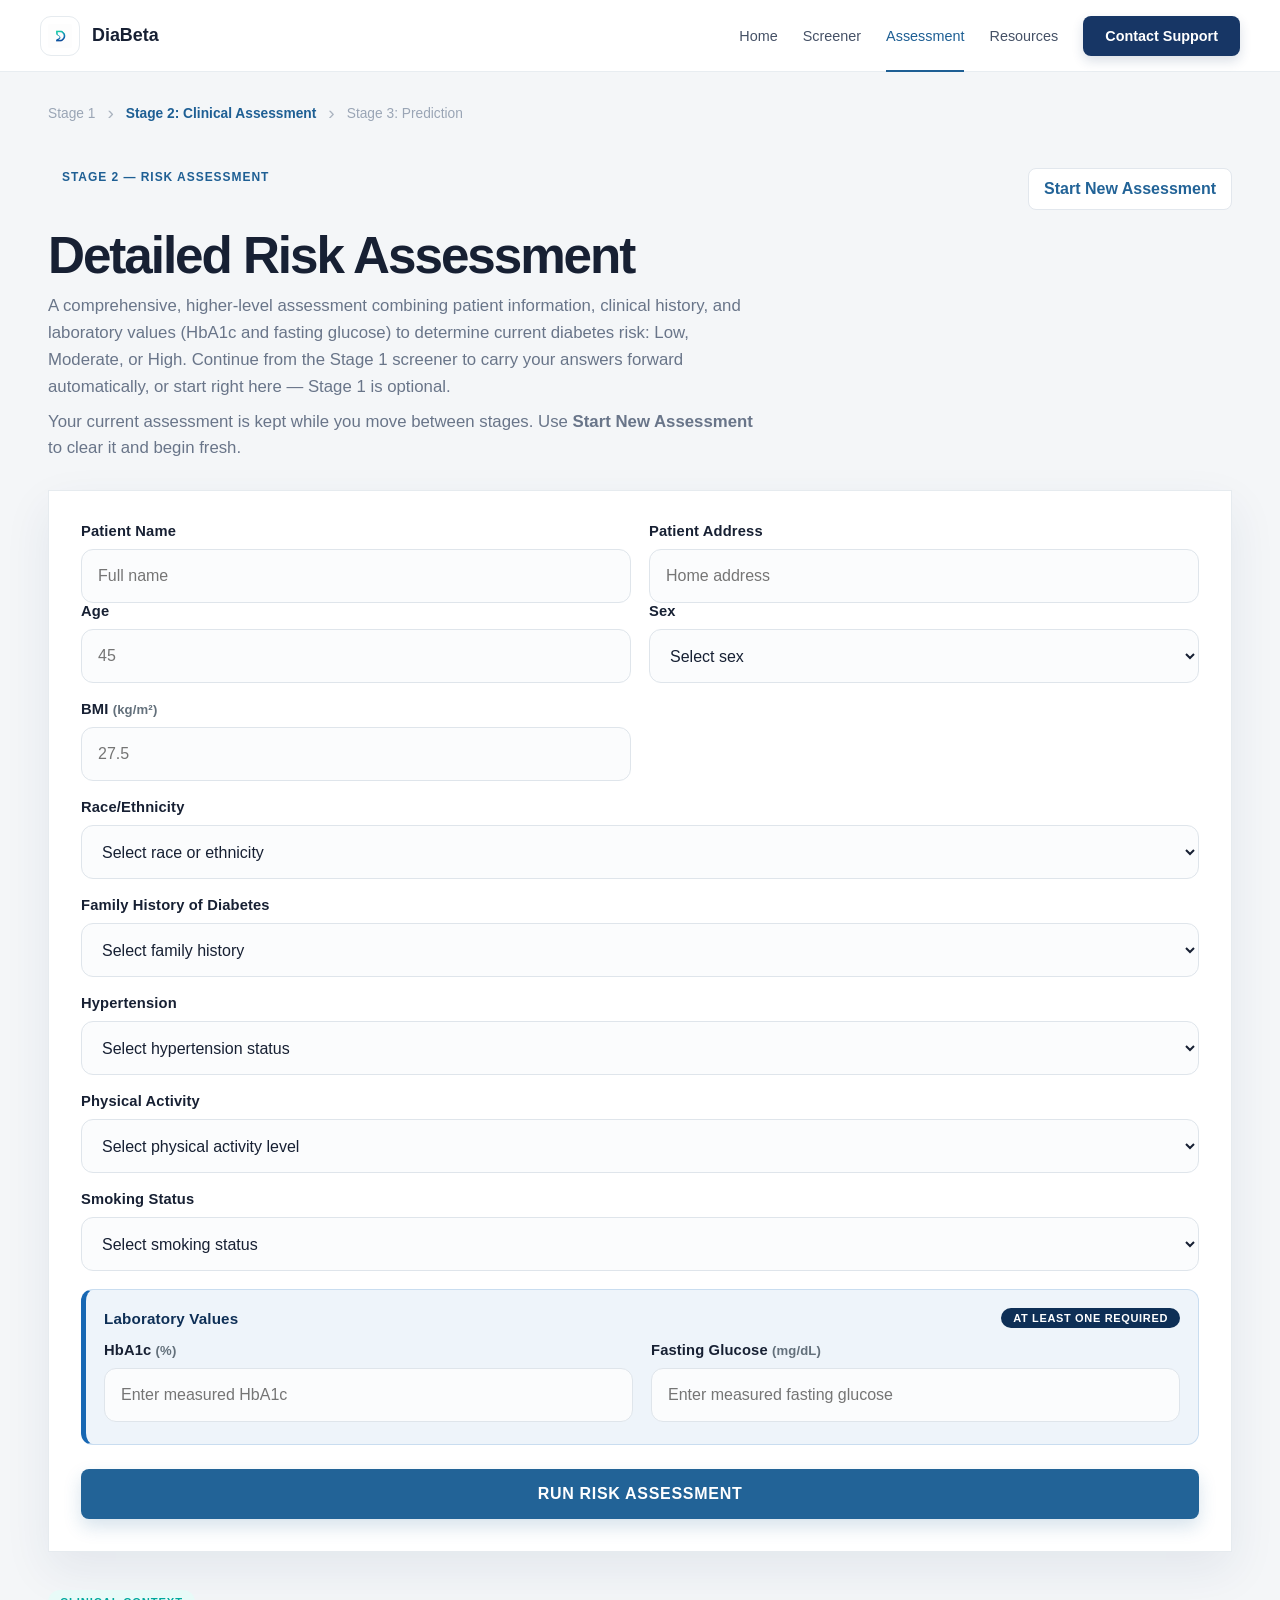
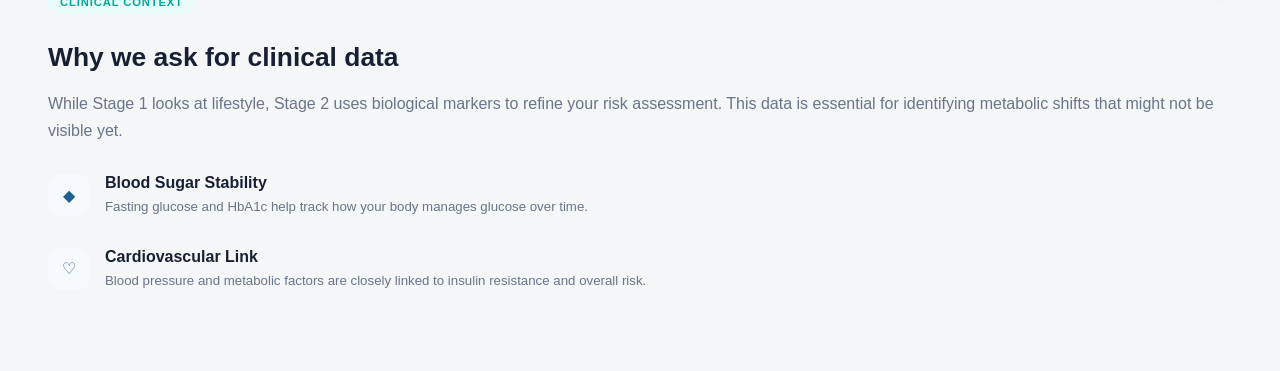
<file: frontend/stage2.html>
<!DOCTYPE html>
<html lang="en">
<head>
    <meta charset="UTF-8">
    <link rel="icon" type="image/png" href="diabeta-logo.png">
    <meta name="viewport" content="width=device-width, initial-scale=1.0">
    <title>Stage 2: Risk Assessment — DiaBeta V2</title>
    <link rel="stylesheet" href="style.css">
    <style>
        .stage2-container {
            max-width: 980px;
            margin: 0 auto;
            padding: 24px 20px 60px;
        }
        .stage2-badge {
            display: inline-block;
            background: #0e2f56;
            color: #ffffff;
            font-size: 12px;
            font-weight: 700;
            text-transform: uppercase;
            letter-spacing: 0.08em;
            padding: 6px 14px;
            border-radius: 20px;
            margin-bottom: 12px;
        }
        .stage1-import-card {
            background: #f0f7fd;
            border: 1px solid #c9e0f5;
            border-left: 6px solid #1767b3;
            border-radius: 8px;
            padding: 16px 20px;
            margin-bottom: 24px;
            display: flex;
            align-items: center;
            justify-content: space-between;
            gap: 16px;
            flex-wrap: wrap;
        }
        .stage1-import-info p {
            margin: 0 0 4px;
            font-size: 14px;
            color: #0e2f56;
            font-weight: 600;
        }
        .stage1-import-values {
            font-size: 13px;
            color: #4a5c6e;
            margin: 0;
        }
        .stage1-import-toggle {
            background: transparent;
            border: 1px solid #1767b3;
            color: #1767b3;
            padding: 6px 14px;
            border-radius: 6px;
            font-size: 13px;
            font-weight: 600;
            cursor: pointer;
            transition: all 0.15s ease;
        }
        .stage1-import-toggle:hover {
            background: #1767b3;
            color: #ffffff;
        }
        .stage2-result-card {
            background: #ffffff;
            border: 2px solid #0e2f56;
            border-radius: 12px;
            padding: 32px 28px;
            margin-top: 32px;
            box-shadow: 0 8px 30px rgba(14, 47, 86, 0.08);
        }
        .tier-hero {
            display: flex;
            align-items: center;
            justify-content: space-between;
            flex-wrap: wrap;
            gap: 20px;
            border-bottom: 1px solid #e6edf2;
            padding-bottom: 24px;
            margin-bottom: 24px;
        }
        .tier-badge {
            display: inline-block;
            font-size: 15px;
            font-weight: 800;
            text-transform: uppercase;
            letter-spacing: 0.06em;
            padding: 8px 18px;
            border-radius: 24px;
            margin-bottom: 10px;
        }
        .tier-badge.tier-low {
            background: #e6f7ee;
            color: #1e7a45;
        }
        .tier-badge.tier-moderate {
            background: #fdf3e3;
            color: #9a6a00;
        }
        .tier-badge.tier-high {
            background: #fdeaea;
            color: #b02a37;
        }
        .stage2-score-number {
            font-size: 44px;
            font-weight: 800;
            color: #0e2f56;
            font-family: 'Playfair Display', Georgia, serif;
            line-height: 1;
        }
        .stage2-score-label {
            font-size: 14px;
            font-weight: 700;
            color: #607084;
            text-transform: uppercase;
            letter-spacing: 0.06em;
            margin-top: 6px;
        }
        .stage2-disclaimer {
            background: #fdf5e6;
            border-left: 4px solid #f0b429;
            padding: 14px 18px;
            border-radius: 6px;
            font-size: 14px;
            color: #5c4300;
            margin: 20px 0;
            font-weight: 600;
        }
        .reason-list {
            margin: 0;
            padding: 0;
            list-style: none;
        }
        .reason-list li {
            display: flex;
            gap: 10px;
            align-items: flex-start;
            font-size: 14px;
            color: #33475b;
            line-height: 1.5;
            margin-bottom: 8px;
        }
        .reason-list li::before {
            content: "•";
            color: #1767b3;
            font-weight: 800;
        }
        .stage2-actions {
            display: flex;
            gap: 12px;
            flex-wrap: wrap;
            margin-top: 24px;
        }
        .prefilled-badge {
            font-size: 11px;
            color: #1767b3;
            background: #e1effa;
            padding: 2px 8px;
            border-radius: 10px;
            font-weight: 700;
            margin-left: 6px;
        }
        /* Laboratory values are grouped in ONE visually distinct container.
           The "At least one required" instruction is displayed once, at the
           container heading, and applies to both HbA1c and Fasting Glucose. */
        .lab-values-group {
            margin-top: 18px;
            background: #eef4fa;
            border: 1px solid #c9ddf0;
            border-left: 5px solid #1767b3;
            border-radius: 12px;
            padding: 18px 18px 22px;
        }
        .lab-group-head {
            display: flex;
            align-items: center;
            justify-content: space-between;
            flex-wrap: wrap;
            gap: 10px;
            margin-bottom: 14px;
        }
        .lab-group-title {
            color: #0e2f56;
            font-size: 0.95rem;
            font-weight: 800;
            letter-spacing: 0.01em;
        }
        .lab-group-required {
            background: #0e2f56;
            color: #ffffff;
            font-size: 11px;
            font-weight: 800;
            text-transform: uppercase;
            letter-spacing: 0.06em;
            padding: 4px 12px;
            border-radius: 20px;
        }
    </style>
</head>
<body class="stage2-page">
    <div class="page-shell">

        <!-- HEADER -->
        <header class="app-header">
            <a class="brand-mark" href="index.html" aria-label="DiaBeta home">
                <img src="diabeta-logo.png" alt="DiaBeta logo">
                <span>DiaBeta</span>
            </a>

            <!-- MOBILE MENU TOGGLE -->
            <button class="nav-toggle" type="button" aria-label="Open navigation menu" aria-expanded="false" data-drawer-toggle>
                <svg width="24" height="24" viewBox="0 0 24 24" aria-hidden="true" focusable="false">
                    <rect x="3" y="3" width="7" height="7" rx="2" />
                    <rect x="14" y="3" width="7" height="7" rx="2" />
                    <rect x="3" y="14" width="7" height="7" rx="2" />
                    <rect x="14" y="14" width="7" height="7" rx="2" />
                </svg>
            </button>

            <!-- DESKTOP NAVIGATION -->
            <nav class="top-nav" aria-label="Main navigation">
                <a href="index.html">Home</a>
                <a href="stage1.html">Screener</a>
                <a href="stage2.html" class="active">Assessment</a>
                <a href="about.html">Resources</a>
                <a class="nav-cta" href="about_me.html">Contact Support</a>
            </nav>
        </header>

        <!-- MOBILE DRAWER -->
        <div class="drawer-overlay" aria-hidden="true"></div>
        <aside class="side-drawer" aria-hidden="true">
            <button class="drawer-close" type="button" aria-label="Close navigation menu" data-drawer-close>&times;</button>
            <nav class="drawer-nav" aria-label="Mobile navigation">
                <a href="index.html">Home</a>
                <a href="stage1.html">Screener</a>
                <a href="stage2.html">Assessment</a>
                <a href="about.html">Resources</a>
                <a href="about_me.html">Contact Support</a>
            </nav>
        </aside>

        <!-- MAIN CONTENT CONTAINER -->
        <main class="stage2-container">

            <nav class="flow-breadcrumb" aria-label="Assessment progress">
                <a href="stage1.html">Stage 1</a><span>&rsaquo;</span><a class="current" href="stage2.html">Stage 2: Clinical Assessment</a><span>&rsaquo;</span><a href="stage3.html">Stage 3: Prediction</a>
            </nav>

            <!-- STAGE 2 HERO / HEADER -->
            <header class="section-heading" style="margin-bottom: 28px;">
                <div style="display: flex; align-items: flex-start; justify-content: space-between; flex-wrap: wrap; gap: 18px;">
                    <div>
                        <span class="stage2-badge">Stage 2 — Risk Assessment</span>
                        <h1 style="font-family: 'Playfair Display', Georgia, serif; font-size: 36px; color: #0e2f56; margin: 0 0 8px 0;">
                            Detailed Risk Assessment
                        </h1>
                        <p style="color: #607084; font-size: 16px; margin: 0; max-width: 720px;">
                            A comprehensive, higher-level assessment combining patient information, clinical history, and laboratory values (HbA1c and fasting glucose) to determine current diabetes risk: Low, Moderate, or High. Continue from the Stage 1 screener to carry your answers forward automatically, or start right here — Stage 1 is optional.
                        </p>
                        <p style="color: #607084; font-size: 14px; margin: 8px 0 0 0; max-width: 720px;">
                            Your current assessment is kept while you move between stages. Use <strong>Start New Assessment</strong> to clear it and begin fresh.
                        </p>
                    </div>
                    <button
                        class="secondary-action"
                        type="button"
                        id="headerNewAssessmentBtn"
                        style="flex-shrink: 0; margin-top: 4px;"
                    >
                        Start New Assessment
                    </button>
                </div>
            </header>

            <!-- STAGE 1 IMPORT BANNER (Displayed when Stage 1 data exists) -->
            <div id="stage1ImportCard" class="stage1-import-card" style="display: none;">
                <div class="stage1-import-info">
                    <p>Stage 1 Patient Information Detected</p>
                    <div class="stage1-import-values" id="stage1ImportValues">
                        Your Stage 1 screening information has been carried forward automatically.
                    </div>
                </div>
                <button type="button" id="toggleDirectModeBtn" class="stage1-import-toggle">
                    Edit values
                </button>
            </div>

            <!-- FORM CARD -->
            <section class="assessment-layout" style="display: block;">
                <form class="assessment-form" id="stage2Form" style="max-width: 100%;">

                    <!-- PERSONAL INFORMATION (user identity only - never sent to
                         the prediction model as features) -->
                    <div class="form-grid">

                        <!-- PATIENT NAME -->
                        <label class="field">
                            <span>Patient Name</span>
                            <input
                                type="text"
                                name="patient_name"
                                id="stage2PatientName"
                                placeholder="Full name"
                                required
                            >
                        </label>

                        <!-- PATIENT ADDRESS -->
                        <label class="field">
                            <span>Patient Address</span>
                            <input
                                type="text"
                                name="patient_address"
                                id="stage2PatientAddress"
                                placeholder="Home address"
                                required
                            >
                        </label>

                    </div>

                    <!-- ASSESSMENT INFORMATION -->
                    <div class="form-grid">

                        <!-- AGE -->
                        <label class="field" id="ageField">
                            <span>
                                Age
                                <span class="prefilled-badge" id="ageBadge" style="display:none;">From Stage 1</span>
                            </span>
                            <input
                                type="number"
                                name="age"
                                id="stage2Age"
                                min="1"
                                max="120"
                                placeholder="45"
                                required
                            >
                        </label>

                        <!-- SEX -->
                        <label class="field" id="sexField">
                            <span>
                                Sex
                                <span class="prefilled-badge" id="sexBadge" style="display:none;">From Stage 1</span>
                            </span>
                            <select name="sex" id="stage2Sex" required>
                                <option value="" disabled selected>Select sex</option>
                                <option value="1">Male</option>
                                <option value="2">Female</option>
                            </select>
                        </label>

                        <!-- BMI -->
                        <label class="field" id="bmiField">
                            <span>
                                BMI <small>(kg/m²)</small>
                                <span class="prefilled-badge" id="bmiBadge" style="display:none;">From Stage 1</span>
                            </span>
                            <input
                                type="number"
                                step="0.1"
                                name="bmi"
                                id="stage2Bmi"
                                min="1"
                                placeholder="27.5"
                                required
                            >
                        </label>

                        <!-- RACE / ETHNICITY -->
                        <label class="field field-wide" id="raceField">
                            <span>
                                Race/Ethnicity
                                <span class="prefilled-badge" id="raceBadge" style="display:none;">From Stage 1</span>
                            </span>
                            <!-- Options are listed statically (same codes/labels as
                                 /api/race-map) so the dropdown always works immediately,
                                 even before/without the backend race-map request. -->
                            <select name="race_ethnicity" id="stage2Race" required>
                                <option value="" disabled selected>Select race or ethnicity</option>
                                <option value="1">Mexican American</option>
                                <option value="2">Other Hispanic</option>
                                <option value="3">Non-Hispanic White</option>
                                <option value="4">Non-Hispanic Black</option>
                                <option value="6">Non-Hispanic Asian</option>
                                <option value="7">Other / Multi-racial</option>
                            </select>
                        </label>

                        <!-- FAMILY HISTORY -->
                        <label class="field field-wide" id="familyField">
                            <span>
                                Family History of Diabetes
                                <span class="prefilled-badge" id="familyBadge" style="display:none;">From Stage 1</span>
                            </span>
                            <select name="family_history" id="stage2Family" required>
                                <option value="" disabled selected>Select family history</option>
                                <option value="1">Yes</option>
                                <option value="0">No</option>
                            </select>
                        </label>

                        <!-- HYPERTENSION -->
                        <label class="field field-wide" id="hypertensionField">
                            <span>
                                Hypertension
                                <span class="prefilled-badge" id="hypertensionBadge" style="display:none;">From Stage 1</span>
                            </span>
                            <select name="hypertension" id="stage2Hypertension" required>
                                <option value="" disabled selected>Select hypertension status</option>
                                <option value="1">Yes</option>
                                <option value="0">No</option>
                            </select>
                        </label>

                        <!-- PHYSICAL ACTIVITY -->
                        <label class="field field-wide" id="paField">
                            <span>
                                Physical Activity
                                <span class="prefilled-badge" id="paBadge" style="display:none;">From Stage 1</span>
                            </span>
                            <select name="physical_activity" id="stage2PA" required>
                                <option value="" disabled selected>Select physical activity level</option>
                                <option value="1">Active</option>
                                <option value="0">Inactive</option>
                            </select>
                        </label>

                        <!-- SMOKING STATUS -->
                        <label class="field field-wide" id="smokingField">
                            <span>
                                Smoking Status
                                <span class="prefilled-badge" id="smokingBadge" style="display:none;">From Stage 1</span>
                            </span>
                            <select name="smoking_status" id="stage2Smoking" required>
                                <option value="" disabled selected>Select smoking status</option>
                                <option value="0">Never</option>
                                <option value="1">Former</option>
                                <option value="2">Current</option>
                            </select>
                        </label>

                    </div>

                    <!-- LABORATORY VALUES (one grouped container) -->
                    <div class="lab-values-group">
                        <div class="lab-group-head">
                            <span class="lab-group-title">Laboratory Values</span>
                            <span class="lab-group-required">At least one required</span>
                        </div>

                        <div class="form-grid">

                            <!-- HBA1C -->
                            <label class="field">
                                <span>
                                    HbA1c <small>(%)</small>
                                </span>
                                <input
                                    type="number"
                                    step="0.1"
                                    name="hba1c"
                                    id="stage2Hba1c"
                                    min="1"
                                    placeholder="Enter measured HbA1c"
                                >
                            </label>

                            <!-- FASTING GLUCOSE -->
                            <label class="field">
                                <span>
                                    Fasting Glucose <small>(mg/dL)</small>
                                </span>
                                <input
                                    type="number"
                                    step="0.1"
                                    name="fasting_glucose"
                                    id="stage2Glucose"
                                    min="1"
                                    placeholder="Enter measured fasting glucose"
                                >
                            </label>

                        </div>
                    </div>

                    <!-- SUBMIT BUTTON -->
                    <button class="primary-action" type="submit" id="submitStage2Btn" style="margin-top: 24px;">
                        Run Risk Assessment
                    </button>

                    <p id="stage2FormError" style="color: #d64554; margin-top: 12px; display: none; font-weight: 600;"></p>
                </form>
            </section>

            <aside class="stage2-context" aria-label="Clinical context">
                <span class="context-kicker">Clinical context</span>
                <h2>Why we ask for clinical data</h2>
                <p>While Stage 1 looks at lifestyle, Stage 2 uses biological markers to refine your risk assessment. This data is essential for identifying metabolic shifts that might not be visible yet.</p>
                <div class="context-item"><span aria-hidden="true">&#9670;</span><div><strong>Blood Sugar Stability</strong><p>Fasting glucose and HbA1c help track how your body manages glucose over time.</p></div></div>
                <div class="context-item"><span aria-hidden="true">&#9825;</span><div><strong>Cardiovascular Link</strong><p>Blood pressure and metabolic factors are closely linked to insulin resistance and overall risk.</p></div></div>
            </aside>

            <!-- STAGE 2 RESULT SECTION (Hidden until submission) -->
            <section class="stage2-result-card" id="stage2ResultCard" style="display: none;">
                <div class="tier-hero">
                    <div>
                        <span class="stage2-badge">Final Stage 2 recommendation</span>
                        <div>
                            <span class="tier-badge" id="tierBadge">–</span>
                        </div>
                        <h2 style="font-family: 'Playfair Display', Georgia, serif; font-size: 28px; color: #0e2f56; margin: 8px 0 0 0;" id="tierTitle">
                            Risk Assessment Result
                        </h2>
                    </div>

                    <div style="text-align: right;">
                        <div class="stage2-score-number" id="riskPctNumber">–%</div>
                        <div style="font-size: 13px; color: #607084; font-weight: 600;">Profile-based screening score</div>
                    </div>
                </div>

                <p>The score is the Stage 1 model's probability for its High class from profile information, not a diabetes diagnosis or future-risk percentage. Lab results do not change this score.</p>
                <section aria-labelledby="labAssessmentTitle">
                    <h3 id="labAssessmentTitle">Lab assessment</h3>
                    <ul id="stage2LabAssessment"></ul>
                </section>
                <section aria-labelledby="finalRecommendationTitle">
                    <h3 id="finalRecommendationTitle">Final Stage 2 recommendation</h3>
                    <p id="stage2RuleExplanation"></p>
                    <p><strong>Next step:</strong> <span id="stage2NextStep"></span></p>
                </section>
                <!-- WHY THIS RESULT -->
                <div class="section-heading" style="margin-top: 24px;">
                    <h3 style="font-size: 18px; color: #0e2f56; margin-bottom: 8px;">Why this result</h3>
                </div>
                <ul class="reason-list" id="stage2ReasonList" style="margin-top: 12px;"></ul>

                <!-- EVALUATED PROFILE -->
                <div class="section-heading" style="margin-top: 24px;">
                    <h3 style="font-size: 18px; color: #0e2f56; margin-bottom: 8px;">Evaluated Profile</h3>
                </div>

                <dl class="input-list" id="stage2FactorsList" style="margin-top: 12px;"></dl>

                <!-- ACTIONS -->
                <div class="stage2-actions">
                    <a href="stage3.html" class="primary-action" id="continueToStage3Btn" style="text-decoration: none; padding: 12px 24px; font-weight: 700; font-size: 14px; border-radius: 8px; display: inline-flex; align-items: center; gap: 8px;">
                        Continue to Stage 3 Future Risk &rarr;
                    </a>
                    <div id="stage3NotApplicableNotice" style="display: none; width: 100%; box-sizing: border-box; background: #fdf0ef; border: 1px solid #d64554; border-left: 4px solid #d64554; color: #8f2b23; padding: 12px 16px; border-radius: 8px; font-weight: 600; font-size: 14px; line-height: 1.5;">
                        Complete the required assessment before continuing to Stage 3.
                    </div>
                    <button type="button" class="secondary-action" id="newStage2Btn">
                        Start New Assessment
                    </button>
                    <a href="stage1.html" class="secondary-action" style="text-decoration: none;">
                        Back to Stage 1 Screener
                    </a>
                </div>
            </section>

        </main>
    </div>

    <!-- SCRIPT -->
    <script>
        // Enable locally with localStorage.setItem('diabeta_debug', '1'). No identity fields are logged.
        function traceAssessment(event, data) {
            if (!['localhost', '127.0.0.1', ''].includes(window.location.hostname) ||
                localStorage.getItem('diabeta_debug') !== '1') return;
            const keys = ['age','sex','bmi','race_ethnicity','family_history','hypertension',
                'physical_activity','smoking_status','hba1c','fasting_glucose','fasting_glucose_mgdl',
                'hba1c_pct','Age','Sex','BMI','tier','final_risk_level','stage3_eligible',
                'rule_triggered','model1b_probability','error'];
            const select = value => Object.fromEntries(keys.filter(k => value && k in value).map(k => [k,value[k]]));
            console.debug('DIABETA_TRACE ' + event, JSON.stringify({
                ...select(data), raw_inputs: data.raw_inputs ? select(data.raw_inputs) : undefined
            }));
        }

        const BACKEND_URL = (window.location.hostname === "localhost" || window.location.hostname === "127.0.0.1" || window.location.protocol === "file:")
            ? "http://127.0.0.1:5000"
            : "https://diabeta-v2.onrender.com";

        (function () {
            // 1. Drawer logic
            const toggle = document.querySelector('[data-drawer-toggle]');
            const drawer = document.querySelector('.side-drawer');
            const overlay = document.querySelector('.drawer-overlay');
            const closeBtn = document.querySelector('[data-drawer-close]');

            if (toggle && drawer && overlay) {
                const openDrawer = () => {
                    drawer.classList.add('open');
                    overlay.classList.add('open');
                    drawer.setAttribute('aria-hidden', 'false');
                };
                const closeDrawer = () => {
                    drawer.classList.remove('open');
                    overlay.classList.remove('open');
                    drawer.setAttribute('aria-hidden', 'true');
                };
                toggle.addEventListener('click', openDrawer);
                closeBtn?.addEventListener('click', closeDrawer);
                overlay.addEventListener('click', closeDrawer);
            }

            // 2. Load the race/ethnicity map and populate the select
            let raceMap = {};
            const raceSelect = document.getElementById('stage2Race');

            async function loadRaceMap() {
                try {
                    const response = await fetch(`${BACKEND_URL}/api/race-map`, { cache: "no-store" });
                    if (!response.ok) throw new Error('Failed to load race map');
                    raceMap = await response.json();
                    // Keep any ethnicity the user already picked when refreshing.
                    const previouslySelected = raceSelect.value;
                    raceSelect.innerHTML = '<option value="" disabled selected>Select race or ethnicity</option>';
                    Object.entries(raceMap).forEach(([code, label]) => {
                        const opt = document.createElement('option');
                        opt.value = code;
                        opt.textContent = label;
                        raceSelect.appendChild(opt);
                    });
                    if (previouslySelected && previouslySelected !== '') {
                        raceSelect.value = previouslySelected;
                    }
                } catch (_) {
                    /* Keep the static options already present in the markup so the
                       dropdown still works when the race-map request fails. */
                }
            }

            // 3. Stage 1 -> Stage 2 data transfer
            const params = new URLSearchParams(window.location.search);
            const isFromStage1 = params.get('from') === 'stage1';

            const nameInput = document.getElementById('stage2PatientName');
            const addressInput = document.getElementById('stage2PatientAddress');
            const ageInput = document.getElementById('stage2Age');
            const sexSelect = document.getElementById('stage2Sex');
            const bmiInput = document.getElementById('stage2Bmi');
            const familySelect = document.getElementById('stage2Family');
            const hypSelect = document.getElementById('stage2Hypertension');
            const paSelect = document.getElementById('stage2PA');
            const smokingSelect = document.getElementById('stage2Smoking');
            const hba1cInput = document.getElementById('stage2Hba1c');
            const glucoseInput = document.getElementById('stage2Glucose');

            const importCard = document.getElementById('stage1ImportCard');
            const importValuesText = document.getElementById('stage1ImportValues');
            const toggleDirectBtn = document.getElementById('toggleDirectModeBtn');

            const badges = {
                age: document.getElementById('ageBadge'),
                sex: document.getElementById('sexBadge'),
                bmi: document.getElementById('bmiBadge'),
                race: document.getElementById('raceBadge'),
                family: document.getElementById('familyBadge'),
                hypertension: document.getElementById('hypertensionBadge'),
                pa: document.getElementById('paBadge'),
                smoking: document.getElementById('smokingBadge')
            };

            let importedPerson = null;

            const FORM_STATE_KEY = 'diabeta_current_assessment';
            const fieldRefs = {
                patient_name: nameInput,
                patient_address: addressInput,
                age: ageInput,
                sex: sexSelect,
                race_ethnicity: raceSelect,
                bmi: bmiInput,
                family_history: familySelect,
                hypertension: hypSelect,
                physical_activity: paSelect,
                smoking_status: smokingSelect,
                hba1c: hba1cInput,
                fasting_glucose: glucoseInput
            };

            function labelToRaceCode(label) {
                if (!label) return null;
                const entry = Object.entries(raceMap).find(([, l]) => l === label);
                return entry ? entry[0] : null;
            }

            function parseLab(value, unit) {
                if (!value || value === 'Not provided') return '';
                return String(value).replace(unit, '').trim();
            }

            function saveCurrentDraft() {
                // Edited fields are a draft, not the inputs behind the visible result.
                resultCard.style.display = 'none';
                document.getElementById('continueToStage3Btn').style.display = 'none';
                document.getElementById('stage3NotApplicableNotice').style.display = 'none';
                assessmentRevision++;
                try {
                    localStorage.removeItem('diabeta_last_result');
                    localStorage.removeItem('diabeta_stage2_hybrid_result');
                    localStorage.removeItem('diabeta_stage3_result');
                    const draft = {};
                    Object.keys(fieldRefs).forEach((f) => {
                        draft[f] = fieldRefs[f] ? fieldRefs[f].value : '';
                    });
                    localStorage.setItem(FORM_STATE_KEY, JSON.stringify(draft));
                } catch (_) {}
            }

            const TIER_META = {
                'Low': { css: 'tier-low', title: 'Low Risk' },
                'Moderate': { css: 'tier-moderate', title: 'Moderate Risk' },
                'High': { css: 'tier-high', title: 'High Risk' }
            };

            const form = document.getElementById('stage2Form');
            const submitBtn = document.getElementById('submitStage2Btn');
            const formError = document.getElementById('stage2FormError');
            const resultCard = document.getElementById('stage2ResultCard');
            let assessmentRevision = 0;
            const tierBadge = document.getElementById('tierBadge');
            const tierTitle = document.getElementById('tierTitle');
            const riskNumber = document.getElementById('riskPctNumber');
            const reasonList = document.getElementById('stage2ReasonList');
            const factorsList = document.getElementById('stage2FactorsList');
            const newAssessmentBtn = document.getElementById('newStage2Btn');
            const headerNewAssessmentBtn = document.getElementById('headerNewAssessmentBtn');

            function renderStage2Result(resData, person) {
                const tier = resData.final_risk_level || resData.tier || '—';
                const meta = TIER_META[tier] || { css: '', title: tier };

                tierBadge.className = 'tier-badge ' + meta.css;
                tierBadge.textContent = tier;
                tierTitle.textContent = meta.title;
                riskNumber.textContent = (resData.prob_high !== undefined && resData.prob_high !== null)
                    ? Number(resData.prob_high).toFixed(1) + '%'
                    : '–';

                const labList = document.getElementById('stage2LabAssessment');
                labList.innerHTML = '';
                for (const lab of resData.lab_assessment || []) {
                    const item = document.createElement('li');
                    item.textContent = lab.test + ': ' + (lab.value == null ? 'Not provided' : lab.value + ' ' + lab.unit) + '. ' + lab.finding;
                    labList.appendChild(item);
                }
                if (!resData.lab_assessment) labList.textContent = 'Run Stage 2 again to see the separate lab assessment.';
                document.getElementById('stage2RuleExplanation').textContent = resData.final_recommendation?.explanation || 'Run Stage 2 again for the rule explanation.';
                document.getElementById('stage2NextStep').textContent = resData.final_recommendation?.next_step || 'Review this assessment with a healthcare professional.';
                reasonList.innerHTML = '';
                const reasons = resData.reason || [];
                if (reasons.length === 0) {
                    const li = document.createElement('li');
                    li.textContent = 'Assessment completed using the hybrid clinical rules.';
                    reasonList.appendChild(li);
                } else {
                    reasons.forEach((r) => {
                        const li = document.createElement('li');
                        li.textContent = r;
                        reasonList.appendChild(li);
                    });
                }

                factorsList.innerHTML = '';
                const p = person || resData.person || {};
                // Prefer the backend's evaluated labs over duplicated summary fields.
                const labs = resData.inputs_used || resData;
                const labDisplay = (key, unit, fallback) => Object.hasOwn(labs, key)
                    ? (labs[key] == null || labs[key] === '' ? 'Not provided' : labs[key] + unit)
                    : (fallback || 'Not provided');
                const hba1cDisplay = labDisplay('hba1c', '%', p.HbA1c);
                const glucoseDisplay = labDisplay('fasting_glucose', ' mg/dL', p['Fasting Glucose']);

                const displayMap = {
                    'Patient Name': p['Patient Name'],
                    'Patient Address': p['Patient Address'],
                    'Age': p.Age,
                    'Sex': p.Sex,
                    'BMI': p.BMI,
                    'Race/Ethnicity': p['Race/Ethnicity'],
                    'Family History': p['Family History'],
                    'Hypertension': p.Hypertension !== undefined ? (typeof p.Hypertension === 'string' ? p.Hypertension : (p.Hypertension == 1 ? 'Yes' : 'No')) : 'Not provided',
                    'Physical Activity': p['Physical Activity'],
                    'Smoking Status': p['Smoking Status'],
                    'HbA1c': hba1cDisplay,
                    'Fasting Glucose': glucoseDisplay
                };
                Object.entries(displayMap).forEach(([k, v]) => {
                    const div = document.createElement('div');
                    const escape = value => String(value ?? 'Not provided').replace(/[&<>"']/g,
                        char => ({'&':'&amp;','<':'&lt;','>':'&gt;','"':'&quot;',"'":'&#39;'}[char]));
                    div.innerHTML = `<dt>${escape(k)}</dt><dd>${escape(v !== '' ? v : 'Not provided')}</dd>`;
                    factorsList.appendChild(div);
                });

                const continueBtn = document.getElementById('continueToStage3Btn');
                const stage3NaNotice = document.getElementById('stage3NotApplicableNotice');
                if (resData.stage3_eligible !== true ||
                    [resData.final_risk_level, resData.tier].some(value => String(value).toLowerCase() === 'high')) {
                    if (continueBtn) continueBtn.style.display = 'none';
                    if (stage3NaNotice) {
                        const high = [resData.final_risk_level, resData.tier]
                            .some(value => String(value).toLowerCase() === 'high');
                        const glucose = resData.inputs_used?.fasting_glucose ?? resData.fasting_glucose;
                        stage3NaNotice.textContent = high
                            ? 'High-risk Stage 2 result detected. Stage 3 is unavailable. Please seek clinical evaluation.'
                            : (glucose == null || glucose === '' || !Number.isFinite(Number(glucose)) || Number(glucose) <= 0)
                                ? 'A fasting glucose result is required for Stage 3. Enter your measured fasting glucose and run Stage 2 again.'
                                : 'Stage 3 is unavailable for this assessment. Review the assessment inputs and clinical guidance.';
                        stage3NaNotice.style.display = 'block';
                    }
                } else {
                    if (continueBtn) continueBtn.style.display = '';
                    if (stage3NaNotice) stage3NaNotice.style.display = 'none';
                }

                resultCard.style.display = 'block';
            }

            function populateFormFromCurrentAssessment() {
                Object.values(fieldRefs).forEach(field => { if (field) field.value = ''; });
                const sexCode = value => {
                    const code = String(value ?? '').trim().toLowerCase();
                    if (['0', '0.0', '2', '2.0', 'female', 'f'].includes(code)) return '2';
                    if (['1', '1.0', 'male', 'm'].includes(code)) return '1';
                    return '';
                };
                let s2Result = null;
                try {
                    const raw = localStorage.getItem('diabeta_stage2_hybrid_result');
                    if (raw) s2Result = JSON.parse(raw);
                } catch (_) {}

                let lastResult = null;
                try {
                    const raw = localStorage.getItem('diabeta_last_result');
                    if (raw) lastResult = JSON.parse(raw);
                } catch (_) {}

                let draft = null;
                try {
                    const raw = localStorage.getItem(FORM_STATE_KEY);
                    if (raw) draft = JSON.parse(raw);
                } catch (_) {}

                // Priority 1: Stage 2 was previously run for this assessment — restore full form AND result card
                if (s2Result) {
                    const p = s2Result.person || s2Result;
                    const raw = s2Result.raw_inputs || draft || {};

                    if (p['Patient Name'] && p['Patient Name'] !== 'Not provided') nameInput.value = p['Patient Name'];
                    else if (raw.patient_name) nameInput.value = raw.patient_name;

                    if (p['Patient Address'] && p['Patient Address'] !== 'Not provided') addressInput.value = p['Patient Address'];
                    else if (raw.patient_address) addressInput.value = raw.patient_address;

                    if (p.Age) ageInput.value = p.Age;
                    else if (raw.age) ageInput.value = raw.age;

                    if (sexCode(raw.sex)) sexSelect.value = sexCode(raw.sex);
                    else if (p.Sex) {
                        const sLower = String(p.Sex).toLowerCase();
                        sexSelect.value = (sLower.includes('male') && !sLower.includes('female')) || sLower === '1' ? '1' : '2';
                    }

                    if (p.BMI) bmiInput.value = p.BMI;
                    else if (raw.bmi) bmiInput.value = raw.bmi;

                    const raceCode = raw.race_ethnicity || labelToRaceCode(p['Race/Ethnicity']);
                    loadRaceMap().then(() => {
                        if (raceCode) raceSelect.value = raceCode;
                    });

                    if (raw.family_history !== undefined && raw.family_history !== '') familySelect.value = raw.family_history;
                    else if (p['Family History']) familySelect.value = String(p['Family History']).toLowerCase() === 'yes' ? '1' : '0';

                    if (raw.hypertension !== undefined && raw.hypertension !== '') hypSelect.value = raw.hypertension;
                    else if (p.Hypertension !== undefined) hypSelect.value = (p.Hypertension == 1 || String(p.Hypertension).toLowerCase() === 'yes') ? '1' : '0';

                    if (raw.physical_activity !== undefined && raw.physical_activity !== '') paSelect.value = raw.physical_activity;
                    else if (p['Physical Activity']) paSelect.value = String(p['Physical Activity']).toLowerCase() === 'active' ? '1' : '0';

                    if (raw.smoking_status !== undefined && raw.smoking_status !== '') smokingSelect.value = raw.smoking_status;
                    else if (p['Smoking Status']) {
                        const smk = String(p['Smoking Status']).toLowerCase();
                        smokingSelect.value = smk === 'current' ? '2' : (smk === 'former' ? '1' : '0');
                    }

                    if (s2Result.hba1c !== null && s2Result.hba1c !== undefined) hba1cInput.value = s2Result.hba1c;
                    else if (raw.hba1c) hba1cInput.value = raw.hba1c;
                    else if (p.HbA1c) hba1cInput.value = parseLab(p.HbA1c, '%');

                    if (s2Result.fasting_glucose !== null && s2Result.fasting_glucose !== undefined) glucoseInput.value = s2Result.fasting_glucose;
                    else if (raw.fasting_glucose) glucoseInput.value = raw.fasting_glucose;
                    else if (p['Fasting Glucose']) glucoseInput.value = parseLab(p['Fasting Glucose'], 'mg/dL');

                    renderStage2Result(s2Result, p);

                    if (lastResult && lastResult.person && !lastResult.fromDirectStage2) {
                        importCard.style.display = 'flex';
                        importValuesText.textContent = `Carried forward from Stage 1: Patient Name (${p['Patient Name'] || 'Not provided'}), Patient Address (${p['Patient Address'] || 'Not provided'}), Age (${p.Age || '–'}), Sex (${p.Sex || '–'}), BMI (${p.BMI || '–'}), Race/Ethnicity (${p['Race/Ethnicity'] || '–'}), Family History (${p['Family History'] || '–'}), Hypertension (${p.Hypertension || '–'}), Physical Activity (${p['Physical Activity'] || '–'}), Smoking Status (${p['Smoking Status'] || '–'}).`;
                    } else {
                        importCard.style.display = 'none';
                    }
                    return;
                }

                // Priority 2: Carried from Stage 1 screener (Stage 2 not run yet)
                const stage1Person = (lastResult && lastResult.person && !lastResult.fromDirectStage2) ? lastResult.person : null;
                if (stage1Person) {
                    importedPerson = stage1Person;
                    const p = stage1Person;
                    const raw = draft || {};

                    if (p['Patient Name'] && p['Patient Name'] !== 'Not provided') nameInput.value = p['Patient Name'];
                    else if (raw.patient_name) nameInput.value = raw.patient_name;

                    if (p['Patient Address'] && p['Patient Address'] !== 'Not provided') addressInput.value = p['Patient Address'];
                    else if (raw.patient_address) addressInput.value = raw.patient_address;

                    if (p.Age) ageInput.value = p.Age;
                    else if (raw.age) ageInput.value = raw.age;

                    if (sexCode(raw.sex)) sexSelect.value = sexCode(raw.sex);
                    else if (p.Sex) {
                        const sLower = String(p.Sex).toLowerCase();
                        sexSelect.value = (sLower.includes('male') && !sLower.includes('female')) || sLower === '1' ? '1' : '2';
                    }

                    if (p.BMI) bmiInput.value = p.BMI;
                    else if (raw.bmi) bmiInput.value = raw.bmi;

                    const raceCode = raw.race_ethnicity || labelToRaceCode(p['Race/Ethnicity']);
                    loadRaceMap().then(() => {
                        if (raceCode) raceSelect.value = raceCode;
                    });

                    if (raw.family_history !== undefined && raw.family_history !== '') familySelect.value = raw.family_history;
                    else if (p['Family History']) familySelect.value = String(p['Family History']).toLowerCase() === 'yes' ? '1' : '0';

                    if (raw.hypertension !== undefined && raw.hypertension !== '') hypSelect.value = raw.hypertension;
                    else if (p.Hypertension !== undefined) hypSelect.value = (p.Hypertension == 1 || String(p.Hypertension).toLowerCase() === 'yes') ? '1' : '0';

                    if (raw.physical_activity !== undefined && raw.physical_activity !== '') paSelect.value = raw.physical_activity;
                    else if (p['Physical Activity']) paSelect.value = String(p['Physical Activity']).toLowerCase() === 'active' ? '1' : '0';

                    if (raw.smoking_status !== undefined && raw.smoking_status !== '') smokingSelect.value = raw.smoking_status;
                    else if (p['Smoking Status']) {
                        const smk = String(p['Smoking Status']).toLowerCase();
                        smokingSelect.value = smk === 'current' ? '2' : (smk === 'former' ? '1' : '0');
                    }

                    if (raw.hba1c) hba1cInput.value = raw.hba1c;
                    if (raw.fasting_glucose) glucoseInput.value = raw.fasting_glucose;

                    importCard.style.display = 'flex';
                    importValuesText.textContent = `Carried forward: Patient Name (${p['Patient Name'] || 'Not provided'}), Patient Address (${p['Patient Address'] || 'Not provided'}), Age (${p.Age || '–'}), Sex (${p.Sex || '–'}), BMI (${p.BMI || '–'}), Race/Ethnicity (${p['Race/Ethnicity'] || '–'}), Family History (${p['Family History'] || '–'}), Hypertension (${p.Hypertension || '–'}), Physical Activity (${p['Physical Activity'] || '–'}), Smoking Status (${p['Smoking Status'] || '–'}).`;

                    if (isFromStage1) {
                        Object.values(badges).forEach(b => { if (b) b.style.display = 'inline'; });
                    }

                    if (!toggleDirectBtn.dataset.bound) {
                        toggleDirectBtn.dataset.bound = '1';
                        toggleDirectBtn.addEventListener('click', () => {
                            importCard.style.display = 'none';
                            Object.values(badges).forEach(b => { if (b) b.style.display = 'none'; });
                            ageInput.focus();
                        });
                    }

                    resultCard.style.display = 'none';
                    return;
                }

                // Priority 3: Direct Stage 2 with existing in-progress draft
                if (draft && Object.keys(draft).length > 0) {
                    if (draft.patient_name) nameInput.value = draft.patient_name;
                    if (draft.patient_address) addressInput.value = draft.patient_address;
                    if (draft.age) ageInput.value = draft.age;
                    if (sexCode(draft.sex)) sexSelect.value = sexCode(draft.sex);
                    if (draft.bmi) bmiInput.value = draft.bmi;
                    loadRaceMap().then(() => {
                        if (draft.race_ethnicity) raceSelect.value = draft.race_ethnicity;
                    });
                    if (draft.family_history !== undefined) familySelect.value = draft.family_history;
                    if (draft.hypertension !== undefined) hypSelect.value = draft.hypertension;
                    if (draft.physical_activity !== undefined) paSelect.value = draft.physical_activity;
                    if (draft.smoking_status !== undefined) smokingSelect.value = draft.smoking_status;
                    if (draft.hba1c) hba1cInput.value = draft.hba1c;
                    if (draft.fasting_glucose) glucoseInput.value = draft.fasting_glucose;

                    importCard.style.display = 'none';
                    resultCard.style.display = 'none';
                    return;
                }

                // Priority 4: Fresh Direct Stage 2
                loadRaceMap();
                importCard.style.display = 'none';
                resultCard.style.display = 'none';
            }

            populateFormFromCurrentAssessment();

            window.addEventListener('pageshow', () => {
                populateFormFromCurrentAssessment();
            });
            window.addEventListener('storage', (event) => {
                if (event.key === 'diabeta_stage2_hybrid_result' || event.key === FORM_STATE_KEY || event.key === null) {
                    // Another tab replaced the assessment used by Continue.
                    resultCard.style.display = 'none';
                    populateFormFromCurrentAssessment();
                }
            });

            // Mirror every edit so the current assessment survives navigation
            form.addEventListener('input', saveCurrentDraft);
            form.addEventListener('change', saveCurrentDraft);

            form.addEventListener('submit', async (e) => {
                e.preventDefault();
                resultCard.style.display = 'none';
                formError.style.display = 'none';
                submitBtn.disabled = true;
                submitBtn.textContent = 'Running Assessment…';
                const submittedRevision = assessmentRevision;
                const submittedDraft = localStorage.getItem(FORM_STATE_KEY);

                const formData = new FormData(e.target);
                const hba1cRaw = formData.get('hba1c');
                const glucoseRaw = formData.get('fasting_glucose');

                // At least one laboratory value (HbA1c or fasting glucose) is required
                const hba1cEntered = hba1cRaw && hba1cRaw.trim() !== '';
                const glucoseEntered = glucoseRaw && glucoseRaw.trim() !== '';
                if (!hba1cEntered && !glucoseEntered) {
                    formError.textContent = 'Provide at least one laboratory value to continue.';
                    formError.style.display = 'block';
                    submitBtn.disabled = false;
                    submitBtn.textContent = 'Run Risk Assessment';
                    return;
                }

                const payload = {
                    patient_name: formData.get('patient_name'),
                    patient_address: formData.get('patient_address'),
                    age: formData.get('age'),
                    sex: formData.get('sex'),
                    bmi: formData.get('bmi'),
                    race_ethnicity: formData.get('race_ethnicity'),
                    family_history: formData.get('family_history'),
                    hypertension: formData.get('hypertension'),
                    physical_activity: formData.get('physical_activity'),
                    smoking_status: formData.get('smoking_status'),
                    hba1c: hba1cRaw && hba1cRaw.trim() !== '' ? hba1cRaw.trim() : null,
                    fasting_glucose: glucoseRaw && glucoseRaw.trim() !== '' ? glucoseRaw.trim() : null
                };

                try {
                    const response = await fetch(`${BACKEND_URL}/api/predict-stage2`, {
                        method: 'POST',
                        headers: { 'Content-Type': 'application/json' },
                        body: JSON.stringify(payload)
                    });

                    if (!response.ok) {
                        const err = await response.json().catch(() => ({}));
                        throw new Error(err.error || 'Risk assessment failed.');
                    }

                    const resData = await response.json();
                    if (submittedRevision !== assessmentRevision ||
                        submittedDraft !== localStorage.getItem(FORM_STATE_KEY)) {
                        throw new Error('Inputs changed while the assessment was running. Run Stage 2 again.');
                    }
                    traceAssessment('stage2 request', payload);
                    traceAssessment('stage2 response', resData);
                    const tier = resData.final_risk_level || resData.tier || '—';
                    const person = resData.person || {};
                    const reasons = resData.reason || [];
                    const hypertensionActual = String(person.Hypertension || '').toLowerCase() === 'yes' ? 1 : 0;
                    const hba1cStored = hba1cEntered ? Number(hba1cRaw) : null;
                    const glucoseStored = glucoseEntered ? Number(glucoseRaw) : null;
                    const ruleTriggered = resData.rule_triggered || null;
                    const stage3Eligible = resData.stage3_eligible === true && String(tier).toLowerCase() !== 'high';

                    const s2Record = {
                        'Patient Name': person['Patient Name'] || payload.patient_name || '',
                        'Patient Address': person['Patient Address'] || payload.patient_address || '',
                        Age: person.Age || payload.age,
                        Sex: person.Sex,
                        sex_raw: payload.sex,
                        BMI: person.BMI || payload.bmi,
                        'Race/Ethnicity': person['Race/Ethnicity'],
                        race_raw: payload.race_ethnicity,
                        'Family History': person['Family History'],
                        family_raw: payload.family_history,
                        Hypertension: hypertensionActual,
                        'Hypertension_Label': person.Hypertension,
                        hypertension_raw: payload.hypertension,
                        'Physical Activity': person['Physical Activity'],
                        pa_raw: payload.physical_activity,
                        'Smoking Status': person['Smoking Status'],
                        smoking_raw: payload.smoking_status,
                        High_Cholesterol: 0,
                        Heart_Disease: 0,
                        Stroke: 0,
                        hba1c: hba1cStored,
                        fasting_glucose: glucoseStored,
                        tier: tier,
                        final_risk_level: tier,
                        prob_high: resData.prob_high,
                        reason: reasons,
                        rule_triggered: ruleTriggered,
                        stage3_eligible: stage3Eligible,
                        person: person,
                        raw_inputs: payload,
                        inputs_used: resData.inputs_used,
                        lab_assessment: resData.lab_assessment,
                        profile_screening: resData.profile_screening,
                        final_recommendation: resData.final_recommendation
                    };

                    try {
                        localStorage.setItem('diabeta_stage2_hybrid_result', JSON.stringify(s2Record));
                        traceAssessment('stage2 saved', JSON.parse(localStorage.getItem('diabeta_stage2_hybrid_result')));
                    } catch (_) {
                        throw new Error('Could not save this assessment. Enable local storage and run Stage 2 again before continuing.');
                    }
                    try { localStorage.setItem(FORM_STATE_KEY, JSON.stringify(payload)); } catch (_) {}

                    // Ensure the current assessment identity and demographics carry over
                    // to Stage 1 and Stage 3 even if starting directly at Stage 2
                    try {
                        // Keep a navigation summary, never combine a previous
                        // Stage 1 score with this assessment's patient details.
                        const last = {
                                id: Date.now().toString(),
                                createdAt: new Date().toISOString(),
                                fromDirectStage2: true,
                                person: person,
                                raw_inputs: payload
                            };
                        localStorage.setItem('diabeta_last_result', JSON.stringify(last));
                    } catch (_) {}

                    renderStage2Result(resData, person);
                    resultCard.scrollIntoView({ behavior: 'smooth', block: 'start' });

                } catch (err) {
                    formError.textContent = err.message || 'Something went wrong.';
                    formError.style.display = 'block';
                } finally {
                    submitBtn.disabled = false;
                    submitBtn.textContent = 'Run Risk Assessment';
                }
            });

            /*
             * The ONLY reset path from Stage 2: the explicit Start New
             * Assessment action. It clears the entire current assessment -
             * personal information, Stage 1 result, Stage 2 result and
             * laboratory values, and Stage 3 state - then begins fresh.
             * Saved historical records (diabetaRecords) are never touched.
             * Ordinary navigation never runs this.
             */
            function handleStartNewAssessment() {
                if (!window.confirm('Start a new assessment? The current assessment will be cleared.')) {
                    return;
                }
                assessmentRevision++;
                try {
                    localStorage.removeItem('diabeta_last_result');
                    localStorage.removeItem('diabeta_stage2_hybrid_result');
                    localStorage.removeItem('diabeta_stage3_result');
                    localStorage.removeItem(FORM_STATE_KEY);
                    sessionStorage.removeItem('diabeta_stage2_form_state');
                } catch (_) {}

                form.reset();
                Object.keys(fieldRefs).forEach(k => {
                    if (fieldRefs[k]) fieldRefs[k].value = '';
                });
                importedPerson = null;
                resultCard.style.display = 'none';
                importCard.style.display = 'none';
                Object.values(badges).forEach(b => { if (b) b.style.display = 'none'; });
                formError.style.display = 'none';
                formError.textContent = '';
                window.scrollTo({ top: 0, behavior: 'smooth' });
            }

            headerNewAssessmentBtn?.addEventListener('click', handleStartNewAssessment);
            newAssessmentBtn?.addEventListener('click', handleStartNewAssessment);

        })();
    </script>
</body>
</html>
</file>
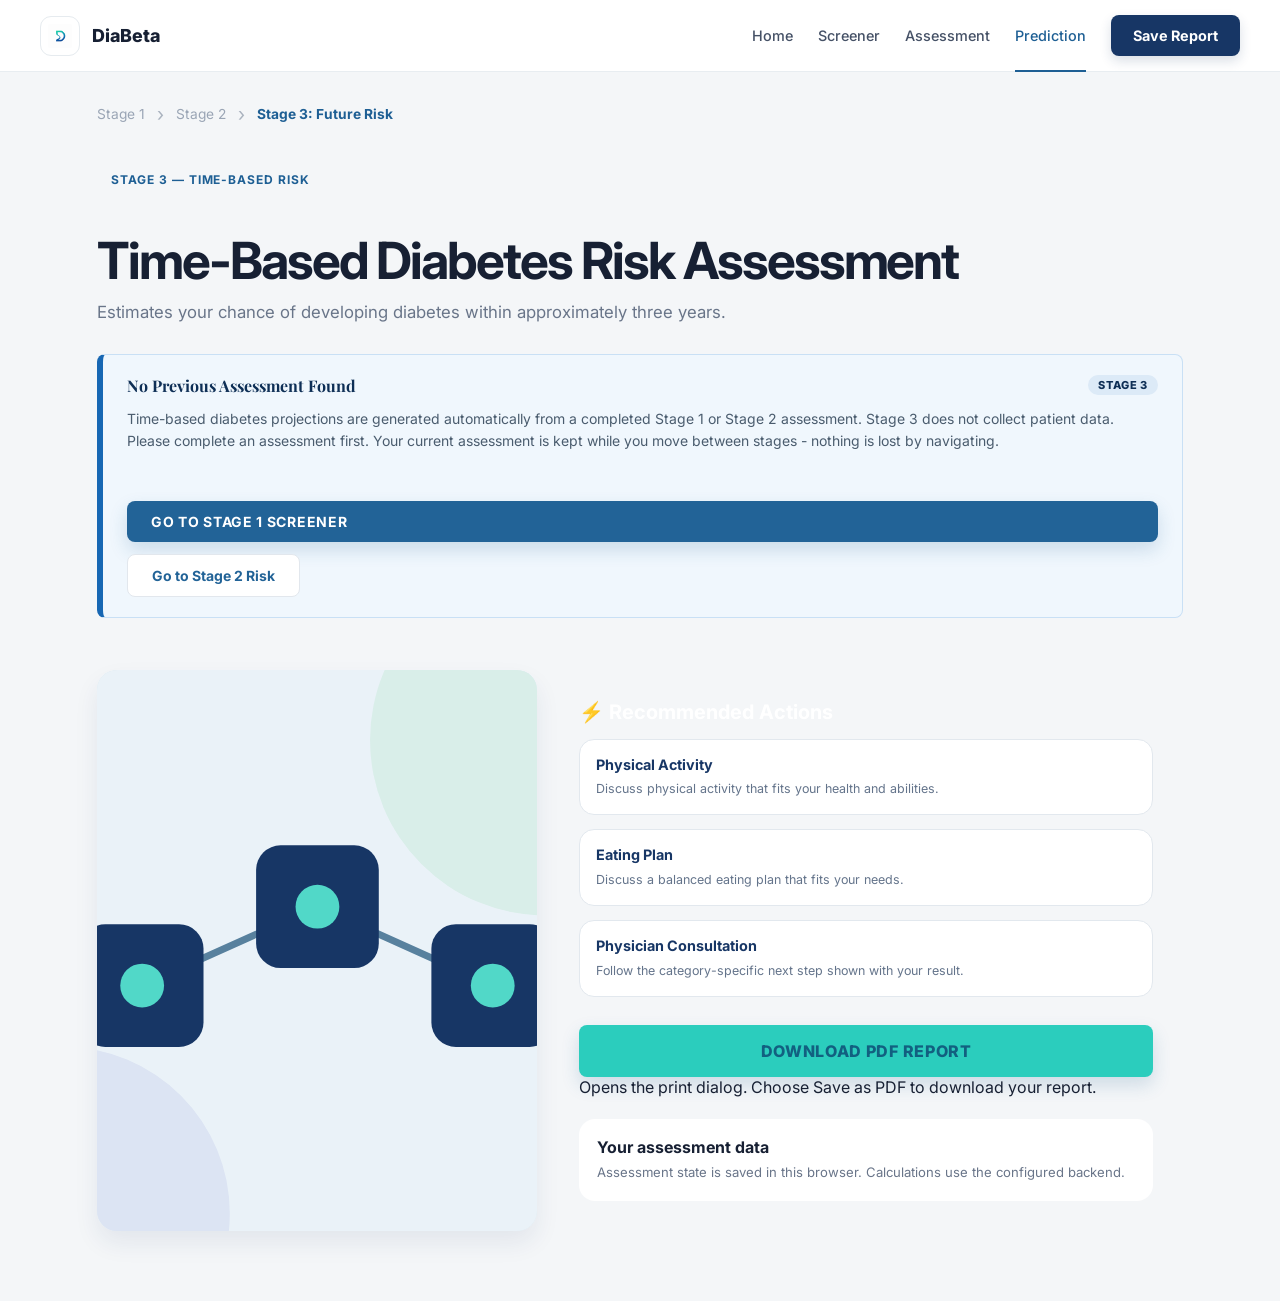
<file: frontend/stage3.html>
<!DOCTYPE html>
<html lang="en">
<head>
    <meta charset="UTF-8">
    <link rel="icon" type="image/png" href="diabeta-logo.png">
    <meta name="viewport" content="width=device-width, initial-scale=1.0">
    <title>Stage 3: Future Diabetes Risk — DiaBeta V2</title>

    <link href="https://fonts.googleapis.com/css2?family=Inter:wght@300;400;600;700;800&family=Playfair+Display:wght@400;600;700;800;900&display=swap" rel="stylesheet">
    <link rel="stylesheet" href="style.css">
    <style>
        @media print {
            @page { margin: 15mm; }
            body.stage3-page { background: white; }
            .stage3-page header, .stage3-page .side-drawer,
            .stage3-page .drawer-overlay,
            .stage3-page main > :not(#stage3ResultsCard):not(#importedDataCard) { display: none !important; }
            .stage3-page #stage3ResultsCard a,
            .stage3-page #stage3ResultsCard button,
            .stage3-page #importedDataCard button { display: none !important; }
            .stage3-page .page-shell, .stage3-page main { width: auto; max-width: none; margin: 0; padding: 0; }
            .stage3-page .stage3-result-wrapper { box-shadow: none; margin-top: 16px; padding: 16px; }
        }
        .stage3-container {
            max-width: 980px;
            margin: 0 auto;
            padding: 24px 20px 60px;
        }
        .stage3-badge {
            display: inline-block;
            background: #0e2f56;
            color: #ffffff;
            font-size: 12px;
            font-weight: 700;
            text-transform: uppercase;
            letter-spacing: 0.08em;
            padding: 6px 14px;
            border-radius: 20px;
            margin-bottom: 12px;
        }
        .imported-data-card {
            background: #f0f7fd;
            border: 1px solid #c9e0f5;
            border-left: 6px solid #1767b3;
            border-radius: 8px;
            padding: 20px 24px;
            margin-bottom: 28px;
        }
        .imported-header {
            display: flex;
            align-items: center;
            justify-content: space-between;
            flex-wrap: wrap;
            gap: 12px;
            margin-bottom: 12px;
        }
        .imported-header h3 {
            margin: 0;
            font-size: 16px;
            color: #0e2f56;
            font-weight: 700;
        }
        .imported-pill {
            background: #dceaf7;
            color: #0e2f56;
            font-size: 11px;
            font-weight: 800;
            text-transform: uppercase;
            letter-spacing: 0.06em;
            padding: 3px 10px;
            border-radius: 12px;
        }
        .imported-factors-grid {
            display: grid;
            grid-template-columns: repeat(auto-fit, minmax(180px, 1fr));
            gap: 10px;
            margin-bottom: 16px;
            font-size: 13px;
            color: #4a5c6e;
        }
        .imported-factors-grid div strong {
            color: #0e2f56;
        }
        .horizon-grid {
            display: grid;
            grid-template-columns: repeat(auto-fit, minmax(260px, 1fr));
            gap: 20px;
            margin: 24px 0;
        }
        .horizon-card {
            background: #ffffff;
            border: 1px solid #e2e8f0;
            border-radius: 10px;
            padding: 22px 20px;
            box-shadow: 0 4px 15px rgba(14, 47, 86, 0.04);
            display: flex;
            flex-direction: column;
            justify-content: space-between;
            position: relative;
            overflow: hidden;
        }
        .horizon-card::before {
            content: '';
            position: absolute;
            top: 0;
            left: 0;
            right: 0;
            height: 4px;
            background: #0e2f56;
        }
        .horizon-card.h-3yr::before { background: #1767b3; }

        .chance-badge {
            display: inline-flex;
            align-items: center;
            font-size: 13px;
            font-weight: 700;
            padding: 5px 14px;
            border-radius: 20px;
            margin-bottom: 0;
            letter-spacing: 0.02em;
            line-height: 1.2;
            width: fit-content;
        }
        .chance-average {
            background: #eef2f6;
            color: #33475b;
            border: 1px solid #cbd5e1;
        }

        .horizon-title {
            font-size: 13px;
            font-weight: 700;
            color: #607084;
            text-transform: uppercase;
            letter-spacing: 0.06em;
            margin-bottom: 8px;
        }
        .horizon-value {
            font-size: 42px;
            font-weight: 800;
            color: #0e2f56;
            font-family: 'Playfair Display', Georgia, serif;
            line-height: 1;
            margin-bottom: 12px;
        }
        .stage3-result-wrapper {
            background: #ffffff;
            border: 2px solid #0e2f56;
            border-radius: 12px;
            padding: 32px 28px;
            margin-top: 32px;
            box-shadow: 0 8px 30px rgba(14, 47, 86, 0.08);
        }
        .imported-group {
            margin-bottom: 18px;
        }
        .imported-group:last-child {
            margin-bottom: 0;
        }
        .imported-group h4 {
            margin: 0 0 8px;
            font-size: 12px;
            color: #0e2f56;
            font-weight: 800;
            text-transform: uppercase;
            letter-spacing: 0.05em;
        }
        .imported-group .imported-factors-grid {
            margin-bottom: 0;
        }
    </style>
</head>
<body class="stage3-page">
    <div class="page-shell">

        <!-- HEADER -->
        <header class="app-header">
            <a class="brand-mark" href="index.html" aria-label="DiaBeta home">
                <img src="diabeta-logo.png" alt="DiaBeta logo">
                <span>DiaBeta</span>
            </a>

            <!-- MOBILE MENU TOGGLE -->
            <button class="nav-toggle" type="button" aria-label="Open navigation menu" aria-expanded="false" data-drawer-toggle>
                <svg width="24" height="24" viewBox="0 0 24 24" aria-hidden="true" focusable="false">
                    <rect x="3" y="3" width="7" height="7" rx="2" />
                    <rect x="14" y="3" width="7" height="7" rx="2" />
                    <rect x="3" y="14" width="7" height="7" rx="2" />
                    <rect x="14" y="14" width="7" height="7" rx="2" />
                </svg>
            </button>

            <!-- DESKTOP NAVIGATION -->
            <nav class="top-nav" aria-label="Main navigation">
                <a href="index.html">Home</a>
                <a href="stage1.html">Screener</a>
                <a href="stage2.html">Assessment</a>
                <a href="stage3.html" class="active">Prediction</a>
                <a class="nav-cta" href="records.html">Save Report</a>
            </nav>
        </header>

        <!-- MOBILE DRAWER -->
        <div class="drawer-overlay" aria-hidden="true"></div>
        <aside class="side-drawer" aria-hidden="true">
            <button class="drawer-close" type="button" aria-label="Close navigation menu" data-drawer-close>&times;</button>
            <nav class="drawer-nav" aria-label="Mobile navigation">
                <a href="index.html">Home</a>
                <a href="stage1.html">Screener</a>
                <a href="stage2.html">Assessment</a>
                <a href="stage3.html">Prediction</a>
                <a href="records.html">Save Report</a>
            </nav>
        </aside>

        <!-- MAIN CONTAINER -->
        <main class="stage3-container">

            <nav class="flow-breadcrumb" aria-label="Assessment progress">
                <a href="stage1.html">Stage 1</a><span>&rsaquo;</span><a href="stage2.html">Stage 2</a><span>&rsaquo;</span><a class="current" href="stage3.html">Stage 3: Future Risk</a>
            </nav>

            <header class="section-heading" style="margin-bottom: 28px;">
                <span class="stage3-badge">Stage 3 — Time-Based Risk</span>
                <h1 style="font-family: 'Playfair Display', Georgia, serif; font-size: 36px; color: #0e2f56; margin: 0 0 8px 0;">
                    Time-Based Diabetes Risk Assessment
                </h1>
                <p style="color: #607084; font-size: 16px; margin: 0; max-width: 720px;">
                    Estimates your chance of developing diabetes within approximately three years.
                </p>
            </header>

            <!-- IMPORTED PATIENT DATA CARD (Shows when arriving from Stage 1/2) -->
            <div id="importedDataCard" class="imported-data-card" style="display: none;">
                <div class="imported-header">
                    <h3>Patient Parameters Imported from Previous Stages</h3>
                    <span class="imported-pill">Connected Flow</span>
                </div>
                <div id="importedFactorsGrid"></div>
                <div style="display: flex; gap: 12px; flex-wrap: wrap;">
                    <button type="button" class="primary-action" id="generateProjectionsBtn" style="padding: 10px 22px; font-size: 14px;">
                        Generate Future-Risk Estimate
                    </button>
                </div>
                <p id="s3FormError" style="color: #d64554; margin-top: 12px; display: none; font-weight: 600;"></p>
            </div>

            <!-- STAGE 3 NOT-APPLICABLE BANNER (eligibility safeguard) -->
            <div id="stage3NotApplicableBanner" style="display: none; background: #fdf0ef; border: 1px solid #d64554; border-left: 4px solid #d64554; color: #8f2b23; padding: 16px 20px; border-radius: 8px; font-weight: 600; font-size: 15px; line-height: 1.5; margin-bottom: 20px;">
                Stage 3 requires a non-diabetic fasting-glucose result and all model inputs within the supported evidence boundaries.
            </div>

            <!-- NO PRIOR ASSESSMENT NOTICE (only shown when Stage 3 is opened
                 without a completed Stage 1 / Stage 2 assessment) -->
            <section id="stage3NoDataSection" class="imported-data-card" style="display: none;">
                <div class="imported-header">
                    <h3>No Previous Assessment Found</h3>
                    <span class="imported-pill">Stage 3</span>
                </div>
                <p style="color: #4a5c6e; font-size: 14px; line-height: 1.6; margin: 0 0 16px;">
                    Time-based diabetes projections are generated automatically from a completed
                    Stage 1 or Stage 2 assessment. Stage 3 does not collect patient data.
                    Please complete an assessment first. Your current assessment is kept while
                    you move between stages - nothing is lost by navigating.
                </p>
                <div style="display: flex; gap: 12px; flex-wrap: wrap;">
                    <a href="stage1.html" class="primary-action"
                       style="text-decoration: none; display: inline-block; padding: 12px 24px; font-weight: 700; font-size: 14px; border-radius: 8px;">
                        Go to Stage 1 Screener
                    </a>
                    <a href="stage2.html" class="secondary-action"
                       style="text-decoration: none; display: inline-block; padding: 12px 24px; font-weight: 700; font-size: 14px; border-radius: 8px;">
                        Go to Stage 2 Risk
                    </a>
                </div>
            </section>

            <!-- STAGE 3 RESULTS WRAPPER (Hidden initially) -->
            <section class="stage3-result-wrapper" id="stage3ResultsCard" style="display: none;">

                <div class="section-heading" style="margin-bottom: 8px;">
                    <h2 style="font-family: 'Playfair Display', Georgia, serif; font-size: 26px; color: #0e2f56; margin: 0 0 6px 0;">
                        Approximately Three-Year Diabetes Risk
                    </h2>
                    <p style="color: #607084; font-size: 14px; margin: 0;">
                        Model-estimated probability based on the carried-forward assessment values.
                    </p>
                </div>

                <!-- PATIENT-FRIENDLY EXPLANATION -->
                <div class="patient-explanation" style="font-size: 14px; color: #33475b; line-height: 1.6; background: #f0f7fd; border: 1px solid #c9e0f5; border-left: 4px solid #1767b3; padding: 14px 18px; border-radius: 6px; margin: 18px 0 22px;">
                    This percentage represents the estimated chance of developing diabetes within the stated time period, based on the information provided and patterns observed in the reference population.
                </div>

                <!-- APPROXIMATELY THREE-YEAR HORIZON CARD -->
                <div class="horizon-grid">
                    <div class="horizon-card h-3yr">
                        <div class="horizon-title">Approximately 3-Year Future Risk</div>
                        <div class="horizon-value" id="pct3yr">–%</div>
                        <p id="riskCategory" style="font-weight: 700;"></p>
                        <p><strong>Next step:</strong> <span id="riskNextStep"></span></p>
                        <p>This estimates future risk; it does not diagnose diabetes.</p>
                        <div id="reliabilityBadge" class="chance-badge chance-average">Research estimate</div>
                    </div>
                </div>

                <p id="stage3Warnings" style="display: none; color: #8a5b00; background: #fff8e1; border-left: 4px solid #d69e2e; padding: 12px 16px; border-radius: 6px;"></p>

                <!-- RESEARCH DISCLAIMER -->
                <div class="stage3-disclaimer" style="background: #fdfefe; border: 1px solid #e2e8f0; border-left: 4px solid #64748b; border-radius: 6px; padding: 14px 18px; margin: 20px 0; font-size: 13px; color: #475569; line-height: 1.5;">
                    <strong>Disclaimer:</strong> This is an academic/research risk assessment and is not a clinically validated diagnostic device. Internal validation does not establish accuracy for you. External clinical validation for Nigerian patients has not been established.
                </div>

                <!-- EVALUATED FACTORS -->
                <div class="section-heading" style="margin-top: 24px;">
                    <h3 style="font-size: 17px; color: #0e2f56; margin-bottom: 8px;">Evaluated Profile Factors</h3>
                </div>
                <dl class="input-list" id="s3FactorsList" style="margin-top: 12px;"></dl>

                <!-- ACTIONS -->
                <div style="display: flex; gap: 12px; flex-wrap: wrap; margin-top: 28px;">
                    <a href="stage2.html" class="primary-action" style="text-decoration: none; padding: 12px 24px; font-weight: 700; font-size: 14px; border-radius: 8px;">
                        Back to Stage 2 Risk
                    </a>
                    <a href="stage1.html" class="secondary-action" style="text-decoration: none; padding: 12px 20px; font-weight: 700; font-size: 14px; border-radius: 8px;">
                        Back to Stage 1 Screener
                    </a>
                    <button type="button" class="secondary-action" id="recalcBtn" style="padding: 12px 20px; font-size: 14px;">
                        Recalculate Risk
                    </button>
                </div>

            </section>

            <div class="stage3-recommendation-layout">
                <div class="recommendation-image-panel">
                    <img class="recommendation-image" src="publication-illustration.svg" alt="Original geometric illustration">
                </div>
                <aside class="stage3-side-panel" aria-label="Recommended actions">
                <h2><span aria-hidden="true">&#9889;</span> Recommended Actions</h2>
                <div class="action-card"><strong>Physical Activity</strong><span>Discuss physical activity that fits your health and abilities.</span></div>
                <div class="action-card"><strong>Eating Plan</strong><span>Discuss a balanced eating plan that fits your needs.</span></div>
                <div class="action-card"><strong>Physician Consultation</strong><span>Follow the category-specific next step shown with your result.</span></div>
                <button class="primary-action" type="button" id="downloadStage3ReportBtn" data-download-current>Download PDF Report</button>
                <p id="reportStatus" role="status" aria-live="polite">Opens the print dialog. Choose Save as PDF to download your report.</p>
                <div class="data-note"><strong>Your assessment data</strong><span>Assessment state is saved in this browser. Calculations use the configured backend.</span></div>
                </aside>
            </div>

        </main>
    </div>

    <!-- SCRIPT -->
    <script>
        const escape = value => String(value ?? '').replace(/[&<>"']/g,
            char => ({'&':'&amp;','<':'&lt;','>':'&gt;','"':'&quot;',"'":'&#39;'}[char]));
        // Enable locally with localStorage.setItem('diabeta_debug', '1'). No identity fields are logged.
        function traceAssessment(event, data) {
            if (!['localhost', '127.0.0.1', ''].includes(window.location.hostname) ||
                localStorage.getItem('diabeta_debug') !== '1') return;
            const keys = ['age','sex','bmi','race_ethnicity','family_history','hypertension',
                'physical_activity','smoking_status','hba1c','fasting_glucose','fasting_glucose_mgdl',
                'hba1c_pct','Age','Sex','BMI','tier','final_risk_level','stage3_eligible',
                'rule_triggered','model1b_probability','error'];
            const select = value => Object.fromEntries(keys.filter(k => value && k in value).map(k => [k,value[k]]));
            console.debug('DIABETA_TRACE ' + event, JSON.stringify({
                ...select(data), raw_inputs: data.raw_inputs ? select(data.raw_inputs) : undefined
            }));
        }

        const BACKEND_URL = (window.location.hostname === "localhost" || window.location.hostname === "127.0.0.1" || window.location.protocol === "file:")
            ? "http://127.0.0.1:5000"
            : "https://diabeta-v2.onrender.com";

        (function () {
            // 1. Drawer navigation
            const toggle = document.querySelector('[data-drawer-toggle]');
            const drawer = document.querySelector('.side-drawer');
            const overlay = document.querySelector('.drawer-overlay');
            const closeBtn = document.querySelector('[data-drawer-close]');

            if (toggle && drawer && overlay) {
                const open = () => { drawer.classList.add('open'); overlay.classList.add('open'); drawer.setAttribute('aria-hidden', 'false'); };
                const close = () => { drawer.classList.remove('open'); overlay.classList.remove('open'); drawer.setAttribute('aria-hidden', 'true'); };
                toggle.addEventListener('click', open);
                closeBtn?.addEventListener('click', close);
                overlay.addEventListener('click', close);
            }

            // 2. Data Retrieval from Stage 1 & Stage 2
            let patientProfile = null;
            let stage3Blocked = true;
            let fromStage2 = false;
            let assessmentSnapshot = null;
            const numericValue = value =>
                (typeof value === 'number' || (typeof value === 'string' && value.trim() !== ''))
                    ? Number(value) : NaN;
            const isHigh = profile => [profile?.tier, profile?.final_risk_level]
                .some(value => String(value).trim().toLowerCase() === 'high');

            try {
                // Priority: Stage 2 complete profile, fallback to Stage 1
                const s2Stored = localStorage.getItem('diabeta_stage2_hybrid_result');
                const s1Stored = localStorage.getItem('diabeta_last_result');
                let s1Person = null;
                if (s1Stored) {
                    const s1Parsed = JSON.parse(s1Stored);
                    if (s1Parsed && s1Parsed.person) s1Person = s1Parsed.person;
                }

                if (s2Stored) {
                    assessmentSnapshot = s2Stored;
                    patientProfile = JSON.parse(s2Stored);
                    traceAssessment('stage3 loaded', patientProfile);
                    fromStage2 = true;
                } else if (s1Person) {
                    // Carry the patient's ACTUAL Stage 1 hypertension answer
                    // into the Stage 3 profile. Stage 1 collects hypertension
                    // and the backend records it in person.Hypertension
                    // ("Yes"/"No"). Hard-coding this to 0 sent every Stage
                    // 1 -> Stage 3 request the same sz101 value, flattening
                    // different assessments into identical predictions.
                    const s1Hyp = String(s1Person.Hypertension || "").toLowerCase();
                    patientProfile = {
                        Age: s1Person.Age,
                        Sex: s1Person.Sex,
                        BMI: s1Person.BMI,
                        Hypertension: s1Hyp === "yes" ? 1 : 0,
                        High_Cholesterol: 0,
                        Heart_Disease: 0,
                        Stroke: 0
                    };
                }

                // Enrich the carried-forward profile with patient-level fields
                // from the Stage 1 / Stage 2 record (name, address, demographics) so the
                // Stage 3 summary can display them read-only. Fields that are
                // not available for the pathway used stay unset and render as
                // "Not provided" - nothing is invented.
                if (patientProfile) {
                    // raw_inputs is the request that produced the saved Stage 2 result.
                    // Display summaries must never overwrite assessment inputs.
                    if (fromStage2 && patientProfile.raw_inputs) {
                        const raw = patientProfile.raw_inputs;
                        patientProfile.Age = raw.age;
                        patientProfile.Sex = raw.sex;
                        patientProfile.BMI = raw.bmi;
                        patientProfile.hba1c = raw.hba1c == null || raw.hba1c === '' ? null : numericValue(raw.hba1c);
                        patientProfile.fasting_glucose = numericValue(raw.fasting_glucose);
                    }
                    const srcPerson = patientProfile.person || s1Person || {};
                    if (!patientProfile['Patient Name'] && srcPerson['Patient Name']) patientProfile['Patient Name'] = srcPerson['Patient Name'];
                    if (!patientProfile['Patient Address'] && srcPerson['Patient Address']) patientProfile['Patient Address'] = srcPerson['Patient Address'];
                    if (!patientProfile['Race/Ethnicity'] && srcPerson['Race/Ethnicity']) patientProfile['Race/Ethnicity'] = srcPerson['Race/Ethnicity'];
                    if (!patientProfile['Family History'] && srcPerson['Family History']) patientProfile['Family History'] = srcPerson['Family History'];
                    if (!patientProfile['Physical Activity'] && srcPerson['Physical Activity']) patientProfile['Physical Activity'] = srcPerson['Physical Activity'];
                    if (!patientProfile['Smoking Status'] && srcPerson['Smoking Status']) patientProfile['Smoking Status'] = srcPerson['Smoking Status'];

                    const fpg = numericValue(patientProfile.fasting_glucose);
                    const hba1c = patientProfile.hba1c === null || patientProfile.hba1c === undefined
                        ? null : Number(patientProfile.hba1c);
                    stage3Blocked = !fromStage2 || !patientProfile.raw_inputs ||
                        patientProfile.stage3_eligible !== true || isHigh(patientProfile) ||
                        !Number.isFinite(fpg) || fpg < 50.45 || fpg >= 126 ||
                        (hba1c !== null && (!Number.isFinite(hba1c) || hba1c <= 0 || hba1c >= 6.5)) ||
                        !(numericValue(patientProfile.Age) >= 20 && numericValue(patientProfile.Age) <= 99) ||
                        !(numericValue(patientProfile.BMI) >= 15 && numericValue(patientProfile.BMI) <= 52.7);
                }
            } catch (_) {}

            const importedCard = document.getElementById('importedDataCard');
            const factorsGrid = document.getElementById('importedFactorsGrid');
            const noDataSection = document.getElementById('stage3NoDataSection');
            const genBtn = document.getElementById('generateProjectionsBtn');

            // Stage 3 never collects input: the model inputs are taken straight
            // from the carried-forward assessment profile (read-only).
            let carriedInputs = null;

            // 2b. Render carried-forward information as READ-ONLY summary cards.
            // Patient-level fields come from the Stage 1/Stage 2 records; Stage 2
            // classification and HbA1c determine eligibility; fasting glucose
            // is also a model predictor. Missing values are never invented.
            function displayYesNo(value) {
                if (value === undefined || value === null || value === '') return 'Not provided';
                const s = String(value).trim().toLowerCase();
                if (s === 'yes' || s === 'true') return 'Yes';
                if (s === 'no' || s === 'false') return 'No';
                return value == 1 ? 'Yes' : 'No';
            }

            if (patientProfile && patientProfile.Age) {
                importedCard.style.display = 'block';

                // Build the model inputs directly from the carried-forward
                // profile (no form elements involved - all read-only).
                carriedInputs = { ...patientProfile.raw_inputs };

                // Patient information summary
                const sRaw = String(patientProfile.Sex || '').toLowerCase();
                let sexLabel = patientProfile.Sex || 'Not provided';
                if ((sRaw.includes('male') && !sRaw.includes('female')) || sRaw === '1') sexLabel = 'Male';
                else if (sRaw.includes('female') || sRaw === '2') sexLabel = 'Female';

                const patientRows = [
                    ['Patient Name', patientProfile['Patient Name']],
                    ['Patient Address', patientProfile['Patient Address']],
                    ['Age', patientProfile.Age],
                    ['Sex', sexLabel],
                    ['BMI', patientProfile.BMI],
                    ['Family History', patientProfile['Family History']],
                    ['Hypertension', displayYesNo(patientProfile.Hypertension)],
                    ['Physical Activity', patientProfile['Physical Activity']],
                    ['Smoking Status', patientProfile['Smoking Status']],
                    ['Race/Ethnicity', patientProfile['Race/Ethnicity']]
                ].map(([k, v]) => {
                    const val = (v !== undefined && v !== null && v !== '') ? v : 'Not provided';
                    return `<div><strong>${escape(k)}:</strong> ${escape(val)}</div>`;
                }).join('');

                // Stage 2 clinical information (continuity/context only)
                const hba1cVal = (typeof patientProfile.hba1c === 'number' && patientProfile.hba1c !== null) ? patientProfile.hba1c + '%' : 'Not provided';
                const glucoseVal = (typeof patientProfile.fasting_glucose === 'number' && patientProfile.fasting_glucose !== null) ? patientProfile.fasting_glucose + ' mg/dL' : 'Not provided';
                const tierVal = patientProfile.tier ? patientProfile.tier : 'Not provided';
                const clinicalRows = [
                    ['HbA1c', hba1cVal],
                    ['Fasting Glucose', glucoseVal],
                    ['Stage 2 Final Risk Classification', tierVal]
                ].map(([k, v]) => `<div><strong>${escape(k)}:</strong> ${escape(v)}</div>`).join('');

                factorsGrid.innerHTML = `
                    <div class="imported-group">
                        <h4>Patient Information</h4>
                        <div class="imported-factors-grid">${patientRows}</div>
                    </div>
                    ${fromStage2 ? `
                    <div class="imported-group">
                        <h4>Stage 2 Clinical Information</h4>
                        <div class="imported-factors-grid">${clinicalRows}</div>
                    </div>` : ''}
                `;

                // Fasting glucose is required only for Stage 3. Diabetes-range
                // laboratory values also make future-risk scoring inapplicable.
                if (stage3Blocked) {
                    const naBanner = document.getElementById('stage3NotApplicableBanner');
                    const fpg = numericValue(patientProfile.fasting_glucose);
                    const hba1c = patientProfile.hba1c === null || patientProfile.hba1c === undefined
                        ? null : Number(patientProfile.hba1c);
                    if (naBanner && isHigh(patientProfile)) {
                        naBanner.textContent = 'Stage 3 is unavailable for every High Stage 2 result. Please seek clinical evaluation.';
                    } else if (naBanner && (!Number.isFinite(fpg) || fpg < 50.45)) {
                        naBanner.textContent = 'A valid fasting glucose within the supported range is required. Return to Stage 2 and provide a fasting-glucose result.';
                    } else if (naBanner && (fpg >= 126 || (Number.isFinite(hba1c) && hba1c >= 6.5))) {
                        naBanner.textContent = 'A diabetes-range laboratory result requires clinical confirmation; future-risk scoring is not appropriate.';
                    }
                    if (naBanner) naBanner.style.display = 'block';
                    if (genBtn) genBtn.style.display = 'none';
                }

                // Carried-forward information is READ-ONLY: there is no Edit
                // action, so values from earlier stages cannot be changed here.
                // The Generate button runs the projection with this profile.
                genBtn.addEventListener('click', () => {
                    triggerStage3Calculation({ ...carriedInputs });
                });
            } else {
                // No carried-forward assessment (e.g. Stage 3 opened on its own):
                // the page never asks for patient data again. Show a notice that
                // directs the user to start from Stage 1.
                if (noDataSection) noDataSection.style.display = 'block';
            }

            // 3. API Request & Display
            const formError = document.getElementById('s3FormError');

            // 4. API Request & Display
            const resultsCard = document.getElementById('stage3ResultsCard');
            const pct3yr = document.getElementById('pct3yr');
            const reliabilityBadge = document.getElementById('reliabilityBadge');
            const warningsBox = document.getElementById('stage3Warnings');
            const factorsList = document.getElementById('s3FactorsList');
            document.getElementById('downloadStage3ReportBtn').addEventListener('click', () => {
                const status = document.getElementById('reportStatus');
                if (!assessmentIsCurrent() || resultsCard.style.display !== 'block') {
                    invalidateResult();
                    status.textContent = 'Generate a Stage 3 result for the current assessment before downloading a report.';
                    return;
                }
                status.textContent = 'Choose Save as PDF in the print dialog to download your report.';
                try {
                    window.print();
                } catch (_) {
                    status.textContent = 'The print dialog could not open. Use your browser Print command and choose Save as PDF.';
                }
            });

            // Use the backend category, never the rounded display percentage.
            function displayRisk(data) {
                const probability = data.time_horizons?.['3_year']?.probability;
                const categories = ['Lower estimated risk', 'Increased risk', 'Elevated risk'];
                if (typeof probability !== 'number' || !Number.isFinite(probability) ||
                    probability < 0 || probability > 1 || !categories.includes(data.risk_category) ||
                    typeof data.next_step !== 'string' || !data.next_step.trim()) return false;
                const percentage = probability * 100;
                pct3yr.textContent = percentage.toFixed(2) + '%';
                document.getElementById('riskCategory').textContent = data.risk_category;
                document.getElementById('riskNextStep').textContent = data.next_step;
                return true;
            }

            function assessmentIsCurrent() {
                return !stage3Blocked && assessmentSnapshot !== null &&
                    localStorage.getItem('diabeta_stage2_hybrid_result') === assessmentSnapshot;
            }
            function invalidateResult() {
                resultsCard.style.display = 'none';
                localStorage.removeItem('diabeta_stage3_result');
            }
            // Another tab may replace or clear the assessment while this page is open.
            function checkCurrentAssessment() {
                if (!assessmentIsCurrent()) {
                    stage3Blocked = true;
                    invalidateResult();
                    if (genBtn) genBtn.style.display = 'none';
                }
            }
            window.addEventListener('storage', checkCurrentAssessment);
            window.addEventListener('pageshow', checkCurrentAssessment);

            // 4a. Restore the current assessment's Stage 3 projection if it has
            // already been generated. Navigation must never lose state, so a
            // returning user sees the same horizons/profile again instead of
            // an empty page. The restore only applies when the stored result
            // belongs to the CURRENT assessment (matching carried profile).
            (function restoreStage3Result() {
                try {
                    const stored = localStorage.getItem('diabeta_stage3_result');
                    if (!assessmentIsCurrent()) { invalidateResult(); return; }
                    if (!stored || !patientProfile || !patientProfile.Age) return;
                    const s3 = JSON.parse(stored);
                    if (!s3 || !s3.time_horizons) return;

                    const sameAssessment = s3.assessmentSnapshot === assessmentSnapshot &&
                        s3.model_used === 'unified_rich_3y';
                    if (!sameAssessment) { invalidateResult(); return; }

                    if (!displayRisk(s3)) { invalidateResult(); return; }
                    reliabilityBadge.textContent = s3.reliability === 'caution' ? 'Use with caution' : 'Research estimate';
                    reliabilityBadge.className = 'chance-badge chance-average';
                    const storedWarnings = Array.isArray(s3.warnings) ? s3.warnings : [];
                    if (storedWarnings.length) {
                        warningsBox.textContent = storedWarnings.join(' ');
                        warningsBox.style.display = 'block';
                    }

                    if (s3.features_evaluated) {
                        factorsList.innerHTML = '';
                        Object.entries(s3.features_evaluated).forEach(([k, v]) => {
                            const div = document.createElement('div');
                            div.innerHTML = `<dt>${escape(k.replace(/_/g, ' '))}</dt><dd>${escape(v)}</dd>`;
                            factorsList.appendChild(div);
                        });
                    }

                    resultsCard.style.display = 'block';
                } catch (_) { /* never block the page on restore failure */ }
            })();

            async function triggerStage3Calculation(payload) {
                // Avoid an unnecessary request when the carried-forward profile
                // is already known to be ineligible. The API repeats all checks.
                invalidateResult();
                if (!assessmentIsCurrent()) {
                    const naBanner = document.getElementById('stage3NotApplicableBanner');
                    if (naBanner) naBanner.style.display = 'block';
                    return;
                }
                formError.style.display = 'none';
                if (genBtn) { genBtn.disabled = true; genBtn.textContent = 'Calculating…'; }

                try {
                    traceAssessment('stage3 request', payload);
                    const response = await fetch(`${BACKEND_URL}/api/predict-stage3`, {
                        method: 'POST',
                        headers: { 'Content-Type': 'application/json' },
                        body: JSON.stringify(payload)
                    });

                    if (!response.ok) {
                        const err = await response.json().catch(() => ({}));
                        traceAssessment('stage3 rejection', err);
                        throw new Error(err.error || 'Stage 3 calculation failed.');
                    }

                    const data = await response.json();
                    if (!assessmentIsCurrent()) { invalidateResult(); return; }
                    const horizons = data.time_horizons || {};

                    if (!displayRisk(data)) throw new Error('Stage 3 returned an invalid three-year risk result.');

                    // Persist the Stage 3 result as part of the CURRENT assessment
                    try {
                        localStorage.setItem('diabeta_stage3_result', JSON.stringify({
                            generatedAt: new Date().toISOString(),
                            assessmentSnapshot,
                            model_used: data.model_used,
                            risk_category: data.risk_category,
                            next_step: data.next_step,
                            payload: payload,
                            time_horizons: horizons,
                            reliability: data.reliability,
                            warnings: data.warnings || [],
                            features_evaluated: data.features_evaluated || null
                        }));
                    } catch (_) {}

                    reliabilityBadge.textContent = data.reliability === 'caution' ? 'Use with caution' : 'Research estimate';
                    reliabilityBadge.className = 'chance-badge chance-average';
                    const warnings = Array.isArray(data.warnings) ? data.warnings : [];
                    warningsBox.textContent = warnings.join(' ');
                    warningsBox.style.display = warnings.length ? 'block' : 'none';

                    // Evaluated factors (human-friendly labels only, no raw variable names)
                    factorsList.innerHTML = '';
                    const feats = data.features_evaluated || payload;
                    const factorLabelMap = {
                        'Age': 'Age',
                        'Sex': 'Sex',
                        'BMI': 'BMI',
                        'Fasting_Glucose': 'Fasting Glucose',
                        'HbA1c': 'HbA1c'
                    };
                    Object.entries(feats).forEach(([k, v]) => {
                        if (['hba1c', 'fasting_glucose'].includes(k.toLowerCase())) return;
                        const label = factorLabelMap[k] || k.replace(/_/g, ' ');
                        const div = document.createElement('div');
                        div.innerHTML = `<dt>${escape(label)}</dt><dd>${escape(v)}</dd>`;
                        factorsList.appendChild(div);
                    });

                    resultsCard.style.display = 'block';
                    resultsCard.scrollIntoView({ behavior: 'smooth', block: 'start' });

                } catch (err) {
                    formError.textContent = err.message || 'Something went wrong.';
                    formError.style.display = 'block';
                } finally {
                    if (genBtn) { genBtn.disabled = false; genBtn.textContent = 'Generate Future-Risk Estimate'; }
                }
            }

            document.getElementById('recalcBtn')?.addEventListener('click', () => {
                resultsCard.style.display = 'none';
                // Recalculation re-runs the projection with the same read-only
                // carried-forward profile - no input is ever re-collected.
                if (carriedInputs) {
                    triggerStage3Calculation({ ...carriedInputs });
                }
            });

        })();
    </script>
</body>
</html>
</file>
<file: frontend/style.css>
/* =========================================================
   DIABETA — GLOBAL STYLES
   ========================================================= */

:root {
    --ink: #080807;
    --muted: #464542;
    --line: #cfcfc9;
    --paper: #DDDDD5;
    --mist: #f6f6f4;
    --accent: #080807;
    --accent-soft: rgba(8, 8, 7, 0.06);
    --navy: #080807;

    --success: #0e4f3e;
    --caution: #b06a2a;
    --danger: #8b2f2f;

    --coral: #d64554;
    --green: #0e4f3e;
    --blue: #1767b3;
    --teal: #0e5b3f;

    --shadow: 0 22px 64px rgba(8, 8, 7, 0.08);

    --header-h: 96px;
}


/* =========================================================
   RESET
   ========================================================= */

* {
    box-sizing: border-box;
    margin: 0;
    padding: 0;
}

html {
    scroll-behavior: smooth;
}

body {
    min-height: 100vh;
    color: var(--ink);
    font-family: "Inter", "Segoe UI", Arial, sans-serif;

    background:
        #080807
        url("publication-illustration.svg")
        center center / cover fixed no-repeat;

    overflow-x: hidden;
}

button,
input,
select {
    font: inherit;
}

button {
    -webkit-tap-highlight-color: transparent;
}

a {
    color: inherit;
}


/* =========================================================
   GLOBAL SHELL
   ========================================================= */

.site-shell,
.result-shell,
.page-shell {
    width: min(1120px, calc(100% - 32px));
    margin: 0 auto;
    padding-top: var(--header-h);
}

.result-shell,
.page-shell {
    padding-bottom: 64px;
}

.assessment-section,
.result-shell,
.page-shell {
    margin-top: 0;
}


/* =========================================================
   TYPOGRAPHY
   ========================================================= */

h1,
h2,
h3,
.brand-mark span,
.hero-copy h1,
.intro-panel-headline p {
    font-family: "Playfair Display", "Inter", serif;
}

.intro-panel h1,
.hero-copy h1 {
    font-weight: 700;
    letter-spacing: -0.6px;
}

.hero-copy h1 {
    font-size: clamp(2.8rem, 6vw, 5.2rem);
    line-height: 0.98;
}


/* =========================================================
   INTRO / LANDING SCREEN
   ========================================================= */

.intro-stage {
    position: relative;

    display: grid;

    min-height: 100vh;

    place-items: center;

    overflow: hidden;

    text-align: center;

    padding: 32px 0;
}

.intro-stage::before {
    content: "";

    position: absolute;

    inset: 5vh 6vw;

    border-radius: 24px;

    background:
        linear-gradient(
            180deg,
            rgba(8, 8, 7, 0.72),
            rgba(8, 8, 7, 0.35)
        );

    box-shadow:
        0 30px 90px rgba(0, 0, 0, 0.38);
}


/* =========================================================
   INTRO PANELS
   ========================================================= */

.intro-panel {
    position: absolute;

    display: grid;

    max-width: 700px;
    width: min(92vw, 700px);

    place-items: center;

    gap: 16px;

    padding: 26px 30px;

    opacity: 0;

    transform:
        translateY(26px)
        scale(0.96);

    animation:
        stageMessage 3.4s ease both;

    overflow-wrap: anywhere;

    background:
        rgba(8, 8, 7, 0.76);

    border:
        1px solid rgba(255, 255, 255, 0.18);

    box-shadow:
        0 32px 90px rgba(0, 0, 0, 0.32);

    color: #ffffff;
}

.intro-panel-brand {
    animation-delay: 0.2s;
}

.intro-panel-headline {
    animation-delay: 3.8s;
}

.intro-panel-copy {
    animation-delay: 7.4s;
}

.brand-logo {
    width: clamp(112px, 18vw, 178px);

    aspect-ratio: 1;

    object-fit: contain;

    border-radius: 24px;

    box-shadow:
        0 18px 44px rgba(17, 184, 162, 0.2);
}

.welcome-line,
.eyebrow {
    color: #d7d3ca;

    font-size: 0.78rem;

    font-weight: 800;

    letter-spacing: 0;

    text-transform: uppercase;
}

.intro-panel h1 {
    color: #f7f2e9;

    font-size: clamp(2rem, 6vw, 4rem);

    font-weight: 750;

    line-height: 1.02;
}

.intro-panel-headline p {
    max-width: 100%;

    color: #e6dfd3;

    font-size: clamp(1.35rem, 3vw, 2.2rem);

    font-weight: 700;

    line-height: 1.12;
}

.intro-panel-copy p {
    max-width: 100%;

    color: #d7d1c7;

    font-size: clamp(0.9rem, 1.9vw, 1.05rem);

    font-weight: 500;

    line-height: 1.75;
}


/* =========================================================
   BUTTONS
   ========================================================= */

.intro-cta,
.primary-action,
.secondary-action,
.primary-link {
    border: 0;

    border-radius: 8px;

    cursor: pointer;

    font-weight: 800;

    text-decoration: none;

    transition:
        transform 0.2s ease,
        box-shadow 0.2s ease,
        background 0.2s ease;
}


/* =========================================================
   START ASSESSMENT
   CENTERED INSIDE INTRO BOX
   ========================================================= */

.intro-cta {
    position: absolute;

    top: 50%;
    left: 50%;

    z-index: 20;

    margin: 0;

    padding: 16px 28px;

    color: #080807;

    background: #DDDDD5;

    box-shadow:
        0 16px 38px rgba(0, 0, 0, 0.18);

    opacity: 0;

    transform:
        translate(-50%, calc(-50% + 24px));

    animation:
        showCenteredCta 0.8s ease 11.1s forwards;
}

.intro-cta:hover {
    transform:
        translate(-50%, calc(-50% - 3px));
}


/* =========================================================
   APP HERO
   ========================================================= */

.app-hero {
    grid-template-columns:
        minmax(0, 1.1fr)
        minmax(300px, 0.9fr);

    gap: 32px;

    min-height:
        calc(100vh - 42px);

    padding:
        clamp(28px, 5vw, 56px) 0;

    place-items: stretch;

    text-align: left;
}

.app-hero::before {
    display: none;
}

.hero-copy {
    display: grid;

    gap: 18px;

    align-content: center;

    height: 100%;

    min-height: 520px;

    padding:
        clamp(28px, 5vw, 56px);

    border:
        1px solid rgba(255, 255, 255, 0.16);

    border-radius: 24px;

    background:
        rgba(255, 255, 255, 0.06);

    box-shadow:
        0 24px 64px rgba(0, 0, 0, 0.24);
}

.hero-brand-lockup {
    display: flex;

    align-items: center;

    gap: 14px;

    color: #ffffff;

    font-size: 1.25rem;

    font-weight: 850;
}

.hero-brand-lockup .brand-logo {
    width: 62px;

    border-radius: 14px;

    box-shadow: none;
}

.hero-copy h1 {
    max-width: 660px;

    color: #ffffff;

    font-size:
        clamp(2.4rem, 5vw, 4.4rem);

    font-weight: 760;

    line-height: 1.02;
}

.hero-copy > p:not(.welcome-line) {
    max-width: 620px;

    color: #f3efe6;

    font-size:
        clamp(1rem, 1.3vw, 1.16rem);

    line-height: 1.7;
}

.hero-highlights {
    display: grid;

    gap: 18px;
}

.hero-highlight-card {
    max-width: 520px;

    padding: 24px;

    border-radius: 22px;

    background:
        rgba(255, 255, 255, 0.08);

    border:
        1px solid rgba(255, 255, 255, 0.12);

    box-shadow:
        inset 0 0 0 1px
        rgba(255, 255, 255, 0.02);
}

.hero-highlight-card h3 {
    margin-top: 10px;

    color: #ffffff;

    font-size:
        clamp(1.35rem, 2.7vw, 1.8rem);

    line-height: 1.25;
}

.hero-note-list {
    display: grid;

    gap: 14px;
}

.hero-note {
    padding: 18px 20px;

    border-radius: 18px;

    background:
        rgba(255, 255, 255, 0.08);

    border:
        1px solid rgba(255, 255, 255, 0.10);
}

.hero-note strong {
    display: block;

    margin-bottom: 6px;

    color: #ffffff;
}

.hero-note p {
    color: #dfe5ea;

    font-size: 0.95rem;

    line-height: 1.6;
}

.hero-image-panel {
    position: relative;

    height: 100%;

    min-height: 520px;

    overflow: hidden;

    border-radius: 24px;

    border:
        1px solid rgba(255, 255, 255, 0.18);

    background:
        rgba(8, 8, 7, 0.26);

    box-shadow:
        0 22px 64px rgba(0, 0, 0, 0.24);
}

.hero-image-panel::after {
    content: "";

    position: absolute;

    inset: 0;

    background:
        linear-gradient(
            180deg,
            rgba(8, 8, 7, 0.04),
            rgba(8, 8, 7, 0.5)
        );
}

.hero-image-panel img {
    width: 100%;

    height: 100%;

    object-fit: cover;
}

.hero-overlay-card {
    position: absolute;

    right: 24px;
    bottom: 24px;

    z-index: 1;

    width: min(320px, 88%);

    padding: 24px 22px;

    border-radius: 24px;

    background:
        rgba(255, 255, 255, 0.92);

    border:
        1px solid rgba(8, 8, 7, 0.08);

    box-shadow:
        0 24px 48px rgba(8, 8, 7, 0.18);
}

.hero-overlay-card .eyebrow {
    color: #5a6b7a;

    margin-bottom: 10px;
}

.hero-score {
    display: inline-flex;

    align-items: baseline;

    gap: 6px;

    color: var(--ink);

    font-size:
        clamp(2.4rem, 5vw, 3.4rem);

    font-weight: 900;
}

.hero-score span {
    font-size: 1.1rem;

    color: #5d6b7b;
}

.hero-overlay-card p {
    margin-top: 10px;

    color: #5a6b7a;

    line-height: 1.65;
}

.app-hero .intro-cta {
    position: static;

    align-self: start;

    justify-self: start;

    margin: 8px 0 0;

    opacity: 1;

    transform: none;

    animation: none;

    background: #005eb8;

    box-shadow:
        0 10px 24px
        rgba(0, 94, 184, 0.18);
}


/* =========================================================
   ASSESSMENT SECTION
   ========================================================= */

.assessment-section {
    min-height: 100vh;

    padding:
        32px 0 64px;

    opacity: 0;

    transform:
        translateY(30px);

    pointer-events: none;

    transition:
        opacity 0.45s ease,
        transform 0.45s ease;
}

.assessment-ready .assessment-section {
    opacity: 1;

    transform:
        translateY(0);

    pointer-events: auto;
}

.assessment-ready .intro-stage {
    min-height: 0;

    height: 0;

    opacity: 0;

    pointer-events: none;
}


/* =========================================================
   HEADER / NAVIGATION
   ========================================================= */

.assessment-header,
.result-header {
    position: fixed;

    top: 0;
    left: 0;

    width: 100%;

    z-index: 999;

    display: flex;

    align-items: center;

    justify-content: space-between;

    gap: 18px;

    flex-wrap: nowrap;

    margin: 0;

    padding:
        16px clamp(16px, 3vw, 32px);

    min-height:
        var(--header-h);

    background:
        rgba(8, 8, 7, 0.94);

    backdrop-filter:
        saturate(180%)
        blur(22px);

    border-bottom:
        1px solid
        rgba(255, 255, 255, 0.08);

    box-shadow:
        0 18px 48px
        rgba(0, 0, 0, 0.20);
}

.brand-mark,
.nav-toggle {
    flex-shrink: 0;
}

.brand-mark {
    display: inline-flex;

    align-items: center;

    gap: 12px;

    color: #ffffff;

    font-size: 1.15rem;

    font-weight: 850;

    text-decoration: none;

    padding: 12px 18px;

    border-radius: 999px;

    background:
        rgba(255, 255, 255, 0.08);

    border:
        1px solid
        rgba(255, 255, 255, 0.12);
}

.brand-mark img {
    width: 46px;

    height: 46px;

    object-fit: contain;

    border-radius: 12px;

    background: #ffffff;

    box-shadow:
        0 10px 24px
        rgba(17, 184, 162, 0.16);
}

.brand-mark span {
    color: #ffffff !important;

    font-weight: 900;

    font-size: 1.05rem;
}

.top-nav {
    display: flex;

    align-items: center;

    justify-content: flex-end;

    gap: 10px;
}

.top-nav a {
    display: inline-flex;

    align-items: center;

    min-height: 44px;

    padding: 10px 16px;

    border-radius: 999px;

    color: #ffffff;

    font-size: 0.95rem;

    font-weight: 700;

    text-decoration: none;

    transition:
        background 0.18s ease,
        color 0.18s ease,
        transform 0.12s ease,
        box-shadow 0.18s ease;
}

.top-nav a:hover,
.top-nav a.active {
    background:
        rgba(255, 255, 255, 0.16);

    color: #ffffff;

    box-shadow:
        0 8px 28px
        rgba(255, 255, 255, 0.14);

    transform:
        translateY(-1px);
}


/* =========================================================
   HAMBURGER MENU
   ========================================================= */

/*
   Hidden on desktop.
*/
.nav-toggle {
    display: none;

    align-items: center;
    justify-content: center;

    position: relative;

    width: 52px;
    height: 52px;

    padding: 0;

    border:
        1px solid
        rgba(255, 255, 255, 0.18) !important;

    border-radius: 16px;

    background:
        rgba(255, 255, 255, 0.10) !important;

    color: #ffffff !important;

    cursor: pointer;

    appearance: none;
    -webkit-appearance: none;

    z-index: 1002;

    transition:
        transform 0.18s ease,
        background 0.18s ease;
}

.nav-toggle:hover {
    background:
        rgba(255, 255, 255, 0.18) !important;

    color: #ffffff !important;

    transform:
        translateY(-1px);
}


/*
   Hamburger lines.
*/
.nav-toggle span {
    display: block !important;

    width: 24px !important;

    height: 2px !important;

    margin: 4px 0 !important;

    padding: 0;

    border: 0;

    border-radius: 999px;

    background:
        #ffffff !important;

    opacity: 1 !important;

    visibility: visible !important;
}


/*
   If the HTML uses SVG instead of spans.
*/
.nav-toggle svg {
    display: block;

    width: 24px;
    height: 24px;

    color: #ffffff !important;

    stroke: #ffffff !important;

    fill: none !important;
}

.nav-toggle svg path,
.nav-toggle svg line,
.nav-toggle svg polyline {
    stroke:
        #ffffff !important;

    fill:
        none !important;
}


/* =========================================================
   SIDE DRAWER
   ========================================================= */

.side-drawer {
    position: fixed;

    top: 0;

    right: -100%;

    width: min(360px, 88vw);

    height: 100vh;

    padding:
        32px 24px;

    background:
        rgba(8, 8, 7, 0.98);

    box-shadow:
        -20px 0 64px
        rgba(0, 0, 0, 0.32);

    transition:
        right 0.32s ease;

    z-index: 1001;

    display: flex;

    flex-direction: column;

    gap: 24px;
}

.side-drawer.open {
    right: 0;
}

.drawer-overlay {
    position: fixed;

    inset: 0;

    background:
        rgba(0, 0, 0, 0.42);

    opacity: 0;

    visibility: hidden;

    transition:
        opacity 0.28s ease;

    z-index: 1000;
}

.drawer-overlay.open {
    opacity: 1;

    visibility: visible;
}

body.drawer-open {
    overflow: hidden;
}

.drawer-close {
    margin-left: auto;

    border: none;

    background: transparent;

    color: #ffffff !important;

    font-size: 1.75rem;

    line-height: 1;

    cursor: pointer;
}

.drawer-nav {
    display: flex;

    flex-direction: column;

    gap: 16px;
}

.drawer-nav a,
.drawer-nav .assessment-pill {
    display: block;

    padding:
        14px 16px;

    border-radius: 16px;

    text-decoration: none;

    color: #ffffff;

    background:
        rgba(255, 255, 255, 0.06);

    transition:
        background 0.22s ease;
}

.drawer-nav a:hover,
.drawer-nav .assessment-pill:hover {
    background:
        rgba(255, 255, 255, 0.16);
}


/* =========================================================
   ASSESSMENT FORM
   ========================================================= */

.assessment-pill {
    padding:
        9px 13px;

    border:
        1px solid
        rgba(17, 184, 162, 0.28);

    border-radius: 999px;

    color: var(--navy);

    background:
        rgba(255, 255, 255, 0.68);

    font-size: 0.86rem;

    font-weight: 750;
}

.assessment-layout {
    display: grid;

    grid-template-columns:
        minmax(250px, 0.9fr)
        minmax(0, 1.55fr);

    gap: 24px;

    align-items: stretch;
}

.assessment-summary,
.assessment-form,
.result-card,
.result-hero {
    border:
        1px solid
        rgba(8, 8, 7, 0.06);

    border-radius: 24px;

    background:
        rgba(255, 255, 255, 0.94);

    box-shadow:
        0 24px 64px
        rgba(8, 8, 7, 0.10);
}

/*
 * Clinical assessment card: white throughout (outer card, header area,
 * description area, and the "10 inputs"/"1 result" tiles). Brand text,
 * accent, border, and icon colors are preserved.
 */
.assessment-summary {
    padding: 36px;

    background:
        #ffffff;
}

.assessment-summary h2 {
    max-width: 360px;

    margin-top: 18px;

    color: var(--navy);

    font-size:
        clamp(2.1rem, 3.6vw, 3.2rem);

    line-height: 1.06;
}

.summary-copy {
    margin-top: 18px;

    color: #475967;

    font-size: 1rem;

    line-height: 1.75;
}

.summary-metrics {
    display: grid;

    grid-template-columns:
        repeat(2, minmax(0, 1fr));

    gap: 12px;

    margin-top: 30px;
}

.summary-metrics div {
    border-radius: 8px;

    padding: 18px;

    background: #ffffff;

    border:
        1px solid
        rgba(8, 8, 7, 0.08);
}

.summary-metrics strong,
.risk-score span {
    display: block;

    color: var(--blue);

    font-size: 2.1rem;

    line-height: 1;
}

.summary-metrics span,
.risk-score small {
    display: block;

    margin-top: 6px;

    color: var(--muted);

    font-weight: 700;
}

.assessment-form {
    padding: 32px;

    background:
        rgba(255, 255, 255, 0.96);
}

.form-grid {
    display: grid;

    grid-template-columns:
        repeat(2, minmax(0, 1fr));

    gap: 18px;
}

.field {
    display: grid;

    gap: 10px;
}

.field-wide {
    grid-column: 1 / -1;
}

.field span {
    color: var(--ink);

    font-size: 0.92rem;

    font-weight: 700;

    letter-spacing: 0.01em;
}

.field small {
    color: #63707b;

    font-size: 0.82rem;
}

input,
select {
    width: 100%;

    min-height: 52px;

    border:
        1px solid
        rgba(16, 33, 54, 0.10);

    border-radius: 16px;

    padding:
        0 16px;

    color: var(--ink);

    background:
        #fbfcfd;

    outline: none;

    transition:
        border 0.2s ease,
        box-shadow 0.2s ease,
        transform 0.2s ease;
}

input:hover,
select:hover {
    transform:
        translateY(-1px);
}

input:focus,
select:focus {
    border-color:
        var(--teal);

    box-shadow:
        0 0 0 5px
        rgba(14, 91, 63, 0.16);
}

.primary-action {
    width: 100%;

    margin-top: 32px;

    padding:
        16px 24px;

    border-radius: 999px;

    letter-spacing: 0.7px;

    background:
        linear-gradient(
            90deg,
            rgba(17, 184, 162, 0.95),
            rgba(8, 111, 209, 0.95)
        );

    box-shadow:
        0 20px 44px
        rgba(17, 184, 162, 0.24);

    color: #ffffff;

    text-transform: uppercase;
}

.primary-action:hover {
    transform:
        translateY(-2px);

    box-shadow:
        0 24px 56px
        rgba(17, 184, 162, 0.28);
}


/* =========================================================
   RESULTS
   ========================================================= */

.result-hero {
    position: relative;

    display: flex;

    flex-wrap: wrap;

    align-items: flex-start;

    justify-content: space-between;

    gap: 22px;

    padding: 34px;

    overflow: hidden;
}

.result-hero h1 {
    margin-top: 8px;

    color: var(--navy);

    font-size:
        clamp(2.4rem, 6vw, 4.4rem);

    line-height: 1.02;
}

.result-copy {
    max-width: 560px;

    margin-top: 12px;

    color: var(--muted);

    font-size: 1.05rem;

    line-height: 1.55;
}

.result-hero .risk-score {
    min-width: 180px;

    width: 160px;

    height: 160px;

    border-radius: 50%;

    padding: 0;

    display: grid;

    place-items: center;

    background: var(--mist);

    box-shadow:
        0 14px 40px
        rgba(16, 33, 54, 0.08);

    color: var(--navy);
}

.risk-score {
    min-width: 180px;

    border-radius: 8px;

    padding: 26px;

    text-align: center;

    background: var(--mist);
}

.risk-value {
    font-size: 2.4rem;

    font-weight: 900;

    line-height: 1;
}

.risk-value .percent {
    font-size: 1.05rem;

    margin-left: 4px;

    vertical-align: super;
}

.result-hero.tier-accent-High .risk-score {
    background:
        linear-gradient(
            135deg,
            rgba(184, 75, 75, 0.12),
            rgba(184, 75, 75, 0.06)
        );

    color: #7a2a2a;
}

.result-hero.tier-accent-Moderate .risk-score {
    background:
        linear-gradient(
            135deg,
            rgba(196, 131, 66, 0.10),
            rgba(196, 131, 66, 0.04)
        );

    color: #6a3d00;
}

.result-hero.tier-accent-Low .risk-score {
    background:
        linear-gradient(
            135deg,
            rgba(31, 122, 99, 0.10),
            rgba(31, 122, 99, 0.04)
        );

    color: #0e5b3f;
}

.tier-accent-Low {
    border-top:
        6px solid var(--success);
}

.tier-accent-Moderate {
    border-top:
        6px solid #c78f2e;
}

.tier-accent-High {
    border-top:
        6px solid var(--danger);
}

.secondary-action {
    padding:
        11px 15px;

    color: var(--navy);

    background:
        #ffffff;

    border:
        1px solid var(--line);
}

.result-grid {
    display: grid;

    grid-template-columns:
        repeat(2, minmax(0, 1fr));

    gap: 22px;

    margin-top: 22px;
}

.input-card {
    margin-top: 22px;
}

.input-list {
    display: grid;

    grid-template-columns:
        repeat(2, minmax(0, 1fr));

    gap: 12px;

    margin-top: 20px;
}

.input-list div {
    border:
        1px solid #e2ecf4;

    border-radius: 14px;

    padding:
        15px 16px;

    background:
        #f7fbfd;
}

.input-list dt {
    color: var(--muted);

    font-size: 0.78rem;

    font-weight: 800;
}

.input-list dd {
    margin-top: 5px;

    color: var(--navy);

    font-weight: 800;

    overflow-wrap: anywhere;
}

.result-card {
    padding: 26px;
}

.gauge-card {
    display: grid;

    min-height: 310px;
}

.section-heading h2 {
    color: var(--navy);

    font-size: 1.4rem;
}

.section-heading p {
    margin-top: 6px;

    color: var(--muted);

    line-height: 1.5;
}

.gauge-wrapper {
    display: flex;

    align-items: center;

    justify-content: center;

    margin-top: 16px;
}

.reason-list {
    display: grid;

    gap: 12px;

    margin-top: 20px;

    list-style: none;
}

.reason-list li {
    border-left:
        4px solid #c78f2e;

    border-radius: 8px;

    padding:
        14px 16px;

    color: #2d4158;

    background:
        #fff8e8;
}

.shap-card {
    grid-column: 1 / -1;
}

.shap-list {
    display: grid;

    gap: 14px;

    margin-top: 20px;
}

.shap-bar-row {
    display: grid;

    grid-template-columns:
        minmax(150px, 220px)
        1fr;

    gap: 14px;

    align-items: center;
}

.shap-bar-label {
    color: var(--navy);

    font-size: 0.92rem;

    font-weight: 750;

    overflow-wrap: anywhere;
}

.shap-bar-track {
    height: 16px;

    overflow: hidden;

    border-radius: 999px;

    background:
        #e6edf2;
}

.shap-bar-fill {
    height: 100%;

    min-width: 8px;

    border-radius: inherit;
}

.shap-bar-fill.positive {
    background:
        var(--coral);
}

.shap-bar-fill.negative {
    background:
        var(--green);
}


/* =========================================================
   RECORDS
   ========================================================= */

.page-hero,
.record-card,
.empty-state {
    background:
        #ffffff;

    border:
        1px solid #dfe8ef;

    box-shadow:
        0 12px 32px
        rgba(14, 47, 86, 0.08);
}

.page-hero {
    padding: 34px;

    margin-bottom: 22px;

    border-radius: 8px;
}

.page-hero h1 {
    margin-top: 8px;

    color: var(--navy);

    font-size:
        clamp(2.1rem, 6vw, 4.6rem);

    line-height: 1;
}

.page-hero p:last-child {
    max-width: 700px;

    margin-top: 12px;

    color: var(--muted);

    line-height: 1.65;
}

.records-list {
    display: grid;

    gap: 14px;
}

.record-card {
    display: flex;

    align-items: center;

    justify-content: space-between;

    gap: 18px;

    border-radius: 8px;

    padding: 20px;
}

.record-card h2 {
    color: var(--navy);

    font-size: 1.35rem;
}

.record-card p {
    color: var(--muted);

    margin-top: 4px;
}

.record-actions {
    display: flex;

    flex-wrap: wrap;

    gap: 10px;

    justify-content: flex-end;
}

.record-date {
    color: var(--teal) !important;

    font-size: 0.82rem;

    font-weight: 800;

    text-transform: uppercase;
}

.empty-state {
    border-radius: 8px;

    padding: 34px;

    text-align: center;

    background: #ffffff;
}

.empty-state h2 {
    color: var(--navy);
}

.empty-state p {
    margin-top: 8px;

    color: var(--muted);
}

.danger-action {
    color: #ffffff;

    background:
        var(--coral);

    border-color:
        transparent;
}


/* =========================================================
   ABOUT DIA BETA PAGE
   ========================================================= */

.info-hero,
.info-grid,
.info-card {
    border-radius: 8px;
}

.info-hero {
    min-height: 430px;

    display: grid;

    align-items: end;

    overflow: hidden;

    border:
        1px solid #dfe8ef;

    background:
        linear-gradient(
            90deg,
            rgba(7, 42, 75, 0.92),
            rgba(7, 42, 75, 0.68),
            rgba(7, 42, 75, 0.24)
        ),
        url("publication-illustration.svg")
        center / cover;

    box-shadow:
        0 12px 32px
        rgba(14, 47, 86, 0.08);
}

.info-hero > div {
    max-width: 720px;

    padding:
        clamp(28px, 5vw, 54px);
}

.info-hero h1 {
    margin-top: 10px;

    color: #ffffff;

    font-size:
        clamp(2.2rem, 5.6vw, 4.6rem);

    line-height: 1.04;
}

.info-hero p:not(.eyebrow) {
    margin-top: 14px;

    color:
        rgba(255, 255, 255, 0.88);

    font-size: 1.08rem;

    line-height: 1.7;
}

.info-hero .primary-link {
    background: #ffffff;

    color: var(--navy);
}

.info-grid {
    display: grid;

    grid-template-columns:
        repeat(3, minmax(0, 1fr));

    gap: 18px;

    margin-top: 22px;
}

.info-card {
    border:
        1px solid #dfe8ef;

    padding: 24px;

    background: #ffffff;

    box-shadow:
        0 8px 24px
        rgba(14, 47, 86, 0.06);
}

.info-card h2 {
    color: var(--navy);

    font-size: 1.25rem;
}

.info-card p {
    margin-top: 12px;

    color: #40546b;

    line-height: 1.65;
}


/* =========================================================
   RECORD MODAL
   ========================================================= */

.record-modal[hidden] {
    display: none;
}

.record-modal {
    position: fixed;

    inset: 0;

    z-index: 1100;

    display: grid;

    place-items: center;

    padding: 20px;

    background:
        rgba(8, 28, 48, 0.56);
}

.record-modal-panel {
    width: min(760px, 100%);

    max-height:
        min(760px, calc(100vh - 40px));

    overflow: auto;

    border-radius: 8px;

    padding: 24px;

    background: #ffffff;

    box-shadow:
        0 28px 80px
        rgba(0, 0, 0, 0.28);
}

.modal-close {
    float: right;

    border:
        1px solid var(--line);

    border-radius: 8px;

    padding:
        9px 12px;

    color: var(--navy);

    background: #ffffff;

    cursor: pointer;

    font-weight: 800;
}

.record-preview {
    clear: both;
}

.record-preview h2 {
    margin-top: 10px;

    color: var(--navy);

    font-size:
        clamp(2rem, 6vw, 3.8rem);

    line-height: 1;
}

.preview-score {
    margin-top: 8px;

    color: var(--blue);

    font-size: 1.2rem;

    font-weight: 800;
}

.preview-notes {
    margin-top: 22px;
}

.preview-notes h3 {
    color: var(--navy);
}

.preview-notes ul {
    margin:
        10px 0 0 18px;

    color: #40546b;

    line-height: 1.6;
}

.modal-open {
    overflow: hidden;
}


/* =========================================================
   OLD ABOUT LAYOUT
   ========================================================= */

.about-layout {
    display: grid;

    grid-template-columns:
        minmax(240px, 0.75fr)
        minmax(0, 1.25fr);

    gap: 30px;

    padding: 30px;

    align-items: start;

    border:
        1px solid
        rgba(8, 8, 7, 0.06);

    border-radius: 24px;

    background:
        rgba(255, 255, 255, 0.94);

    box-shadow:
        0 24px 64px
        rgba(8, 8, 7, 0.10);
}

.about-content {
    padding: 34px;

    border-radius: 28px;

    background:
        rgba(255, 255, 255, 0.08);

    border:
        1px solid
        rgba(255, 255, 255, 0.18);

    box-shadow:
        0 0 80px
        rgba(255, 255, 255, 0.16);

    color: #ffffff;

    backdrop-filter:
        blur(10px);
}

.about-content h1,
.about-content h2,
.about-content p,
.about-content .eyebrow,
.about-content a {
    color: #ffffff;
}

.about-content h1 {
    margin-top: 8px;

    font-size:
        clamp(2.2rem, 6vw, 4.8rem);

    line-height: 1;
}

.about-content p {
    margin-top: 16px;

    font-size: 1.02rem;

    line-height: 1.75;
}

.about-block {
    margin-top: 24px;

    border-top:
        1px solid
        rgba(255, 255, 255, 0.12);

    padding-top: 22px;
}

.about-block h2 {
    font-size: 1.25rem;
}

.about-photo-panel {
    position: sticky;

    top: 24px;
}

.about-photo-panel img {
    display: block;

    width: 100%;

    max-height: 540px;

    border-radius: 8px;

    object-fit: cover;

    object-position: center top;

    border:
        1px solid
        rgba(255, 255, 255, 0.18);

    box-shadow:
        0 28px 80px
        rgba(255, 255, 255, 0.1);
}

.contact-row {
    display: flex;

    flex-wrap: wrap;

    gap: 10px;

    margin-top: 24px;
}

.contact-row a {
    border:
        1px solid #dce6ec;

    border-radius: 8px;

    padding:
        11px 14px;

    color: var(--navy);

    background: #ffffff;

    font-weight: 800;

    text-decoration: none;
}


/* =========================================================
   COLD START OVERLAY
   ========================================================= */

.cold-start-overlay {
    position: fixed;

    inset: 0;

    z-index: 10000;

    display: flex;

    align-items: center;

    justify-content: center;

    background:
        rgba(8, 8, 7, 0.96);

    backdrop-filter:
        blur(12px);

    color: #f7f2e9;

    opacity: 1;

    transition:
        opacity 0.45s ease;
}

.cold-start-overlay.hidden {
    opacity: 0;

    pointer-events: none;
}

.cold-start-content {
    text-align: center;

    max-width: 380px;

    padding: 2rem;
}

.cold-start-logo {
    width: 88px;

    height: 88px;

    border-radius: 20px;

    margin-bottom: 1.5rem;

    box-shadow:
        0 18px 44px
        rgba(17, 184, 162, 0.18);
}

.cold-start-spinner {
    width: 48px;

    height: 48px;

    margin:
        0 auto 1.5rem;

    border:
        3px solid
        rgba(255, 255, 255, 0.12);

    border-top-color:
        #DDDDD5;

    border-radius: 50%;

    animation:
        cold-spin 0.85s linear infinite;
}

.cold-start-content h2 {
    font-family:
        "Playfair Display", serif;

    font-size: 1.55rem;

    font-weight: 700;

    margin-bottom: 0.6rem;

    color: #f7f2e9;
}

.cold-start-content p {
    color: #d7d1c7;

    font-size: 0.95rem;

    line-height: 1.6;

    margin-bottom: 1.75rem;
}

.cold-start-progress {
    height: 5px;

    background:
        rgba(255, 255, 255, 0.1);

    border-radius: 999px;

    overflow: hidden;
}

.cold-start-progress-fill {
    height: 100%;

    width: 0%;

    background:
        linear-gradient(
            90deg,
            #DDDDD5,
            #cfcfc9
        );

    border-radius: 999px;

    transition:
        width 0.35s ease;
}


/* =========================================================
   TEAM / ABOUT ME
   ========================================================= */

.about-me-page .page-shell {
    padding-top:
        calc(var(--header-h) - 10px);
}


/* =========================================================
   TEAM HERO
   ========================================================= */

.team-hero {
    padding:
        55px 0 90px;

    border-bottom:
        1px solid
        rgba(255, 255, 255, 0.12);
}

.team-hero-inner {
    max-width: 1100px;

    margin: 0 auto;
}

.team-hero h1 {
    max-width: 900px;

    margin:
        18px 0 28px;

    font-family:
        "Playfair Display", serif;

    font-size:
        clamp(4rem, 9vw, 8.5rem);

    line-height: 0.92;

    letter-spacing:
        -0.055em;

    font-weight: 700;

    color: #ffffff;
}

.team-hero h1 span {
    display: block;
}

.team-hero-description {
    max-width: 650px;

    font-size: 1.05rem;

    line-height: 1.8;

    color:
        rgba(255, 255, 255, 0.70);
}


/* =========================================================
   TEAM SECTION
   ========================================================= */

.team-section {
    padding:
        90px 0;
}

.team-section-heading {
    display: grid;

    grid-template-columns:
        1fr 0.65fr;

    gap: 70px;

    align-items: end;

    margin-bottom: 65px;
}

.team-section-heading h2 {
    margin:
        14px 0 0;

    font-family:
        "Playfair Display", serif;

    font-size:
        clamp(2.7rem, 5vw, 5rem);

    line-height: 0.98;

    letter-spacing:
        -0.045em;

    color: #ffffff;
}

.team-section-heading h2 span {
    display: block;
}

.team-section-heading > p {
    max-width: 450px;

    margin: 0;

    font-size: 0.98rem;

    line-height: 1.8;

    color:
        rgba(255, 255, 255, 0.68);
}


/* =========================================================
   TEAM GRID
   ========================================================= */

.team-grid {
    display: grid;

    grid-template-columns:
        repeat(3, 1fr);

    gap: 28px;
}


/* =========================================================
   TEAM MEMBER
   ========================================================= */

.team-member {
    min-width: 0;
}

.team-image-wrap {
    position: relative;

    width: 100%;

    aspect-ratio: 0.82;

    overflow: hidden;

    background:
        #171716;

    border-radius: 4px;
}

.team-image {
    width: 100%;

    height: 100%;

    display: block;

    object-fit: cover;

    transition:
        transform 0.5s ease;
}

.team-member:hover .team-image {
    transform:
        scale(1.035);
}

.team-number {
    position: absolute;

    top: 18px;

    right: 18px;

    display: flex;

    align-items: center;

    justify-content: center;

    width: 42px;

    height: 42px;

    border-radius: 50%;

    background: #ffffff;

    color: #111111;

    font-size: 0.72rem;

    font-weight: 700;
}


/* =========================================================
   MEMBER CONTENT
   ========================================================= */

.team-member-info {
    padding:
        24px 2px 0;
}

.team-role {
    margin:
        0 0 8px;

    font-size: 0.72rem;

    font-weight: 800;

    text-transform: uppercase;

    letter-spacing: 0.14em;

    color: #f19505;
}

.team-member-info h3 {
    margin:
        0 0 16px;

    font-family:
        "Playfair Display", serif;

    font-size:
        clamp(1.55rem, 2vw, 2rem);

    line-height: 1.05;

    letter-spacing:
        -0.025em;

    color: #ffffff;
}

.team-bio {
    margin: 0;

    max-width: 430px;

    font-size: 0.9rem;

    line-height: 1.75;

    color:
        rgba(255, 255, 255, 0.68);
}


/* =========================================================
   TEAM LINKS
   ========================================================= */

.team-links {
    display: flex;

    flex-wrap: wrap;

    gap: 18px;

    margin-top: 22px;
}

.team-links a {
    position: relative;

    color: #ffffff;

    text-decoration: none;

    font-size: 0.78rem;

    font-weight: 700;
}

.team-links a::after {
    content: "";

    position: absolute;

    left: 0;

    bottom: -5px;

    width: 100%;

    height: 1px;

    background:
        #f19505;

    transform:
        scaleX(0);

    transform-origin:
        right;

    transition:
        transform 0.25s ease;
}

.team-links a:hover::after {
    transform:
        scaleX(1);

    transform-origin:
        left;
}


/* =========================================================
   TAKE ASSESSMENT BUTTON
   ========================================================= */

.about-me-page .primary-link {
    position: relative;

    display: flex;

    align-items: center;

    justify-content: center;

    width: fit-content;

    margin:
        28px auto 0;

    padding:
        14px 28px;

    border-radius: 999px;

    color: #080807;

    background:
        #DDDDD5;

    font-weight: 800;

    text-decoration: none;

    box-shadow:
        0 12px 30px
        rgba(0, 0, 0, 0.18);

    animation:
        assessmentFloat 3s ease-in-out infinite;

    transition:
        transform 0.25s ease,
        box-shadow 0.25s ease,
        background 0.25s ease;
}

.about-me-page .primary-link:hover {
    animation-play-state:
        paused;

    transform:
        translateY(-4px);

    background:
        #ffffff;

    box-shadow:
        0 18px 40px
        rgba(0, 0, 0, 0.28);
}


/* =========================================================
   PROJECT STATEMENT
   ========================================================= */

.team-statement {
    margin:
        20px 0 100px;

    padding:
        90px 8%;

    text-align: center;

    background:
        #111111;

    color: #ffffff;
}

.team-statement h2 {
    max-width: 900px;

    margin:
        16px auto 25px;

    font-family:
        "Playfair Display", serif;

    font-size:
        clamp(2.5rem, 5vw, 5rem);

    line-height: 1;

    letter-spacing:
        -0.045em;
}

.team-statement h2 span {
    display: block;

    color:
        #f19505;
}

.team-statement > p:last-child {
    max-width: 700px;

    margin: 0 auto;

    font-size: 0.98rem;

    line-height: 1.85;

    color:
        rgba(255, 255, 255, 0.68);
}


/* =========================================================
   FOOTER
   ========================================================= */

.team-footer {
    display: flex;

    align-items: center;

    justify-content: space-between;

    padding:
        35px 0;

    border-top:
        1px solid
        rgba(255, 255, 255, 0.12);
}

.team-footer div {
    display: flex;

    align-items: center;

    gap: 15px;
}

.team-footer strong {
    font-family:
        "Playfair Display", serif;

    font-size: 1.3rem;

    color: #ffffff;
}

.team-footer span,
.team-footer p {
    margin: 0;

    font-size: 0.75rem;

    color:
        rgba(255, 255, 255, 0.52);
}


/* =========================================================
   ANIMATIONS
   ========================================================= */

@keyframes stageMessage {

    0% {
        opacity: 0;

        transform:
            translateY(26px)
            scale(0.96);
    }

    18%,
    72% {
        opacity: 1;

        transform:
            translateY(0)
            scale(1);
    }

    100% {
        opacity: 0;

        transform:
            translateY(-24px)
            scale(0.98);
    }
}


/*
   Centered Start Assessment animation.
*/
@keyframes showCenteredCta {

    from {
        opacity: 0;

        transform:
            translate(-50%, calc(-50% + 24px));
    }

    to {
        opacity: 1;

        transform:
            translate(-50%, -50%);
    }
}


@keyframes cold-spin {

    to {
        transform:
            rotate(360deg);
    }
}


@keyframes assessmentFloat {

    0%,
    100% {
        transform:
            translateY(0);
    }

    50% {
        transform:
            translateY(-4px);
    }
}


/* =========================================================
   TABLET
   ========================================================= */

@media (max-width: 900px) {

    .team-hero {
        padding:
            70px 0 65px;
    }

    .team-section {
        padding:
            75px 0;
    }

    .team-section-heading {
        grid-template-columns:
            1fr;

        gap: 25px;

        margin-bottom:
            45px;
    }

    .team-grid {
        grid-template-columns:
            1fr 1fr;
    }

    .team-member:last-child {
        grid-column:
            1 / -1;

        max-width:
            calc(50% - 14px);
    }
}


/* =========================================================
   MOBILE — 820px
   ========================================================= */

@media (max-width: 820px) {

    .site-shell,
    .result-shell,
    .page-shell {
        width:
            min(100% - 24px, 640px);
    }


    /* Desktop nav hidden */
    .top-nav {
        display: none;
    }


    /* Hamburger visible */
    .nav-toggle {
        display: inline-flex !important;

        margin-left: auto !important;

        align-items: center !important;

        justify-content: center !important;
    }


    .assessment-layout,
    .result-grid,
    .about-layout,
    .app-hero,
    .info-grid {
        grid-template-columns:
            1fr;
    }


    .assessment-header,
    .result-header {
        display: flex !important;

        align-items: center !important;

        flex-direction:
            row !important;

        justify-content:
            space-between !important;
    }


    .result-hero {
        align-items:
            flex-start;

        flex-direction:
            column;
    }


    .side-drawer {
        width:
            min(320px, 92vw);
    }


    .form-grid,
    .shap-bar-row,
    .input-list {
        grid-template-columns:
            1fr;
    }


    .risk-score {
        width: 100%;
    }


    .record-card {
        align-items:
            flex-start;

        flex-direction:
            column;
    }


    .record-card .secondary-action {
        width: 100%;
    }


    .record-actions {
        width: 100%;
    }


    .about-photo-panel {
        position: static;
    }


    .hero-copy,
    .hero-image-panel {
        min-height:
            auto;
    }


    .hero-image-panel {
        height: 300px;

        order: -1;
    }


    /* About Me */
    .about-me-page .team-hero {
        padding-top:
            40px;

        padding-bottom:
            55px;
    }

    .about-me-page .team-section {
        padding-top:
            60px;
    }
}


/* =========================================================
   MOBILE — 600px
   ========================================================= */

@media (max-width: 600px) {

    .team-hero {
        padding:
            65px 0 50px;
    }

    .team-hero h1 {
        font-size:
            clamp(3.2rem, 17vw, 5rem);
    }

    .team-section {
        padding:
            60px 0;
    }

    .team-section-heading {
        margin-bottom:
            35px;
    }

    .team-grid {
        grid-template-columns:
            1fr;

        gap: 55px;
    }

    .team-member:last-child {
        grid-column:
            auto;

        max-width:
            none;
    }

    .team-image-wrap {
        aspect-ratio:
            0.9;
    }

    .team-statement {
        margin:
            0 0 60px;

        padding:
            65px 25px;
    }

    .team-footer {
        flex-direction:
            column;

        align-items:
            flex-start;

        gap: 15px;
    }

    .team-footer div {
        align-items:
            flex-start;

        flex-direction:
            column;

        gap: 5px;
    }

    .about-me-page .page-shell {
        padding-top:
            calc(var(--header-h) - 4px);
    }

    .about-me-page .team-hero {
        padding-top:
            28px;

        padding-bottom:
            45px;
    }

    .about-me-page .team-section {
        padding-top:
            50px;
    }

    .about-me-page .team-section-heading {
        margin-bottom:
            30px;
    }

    .about-me-page .primary-link {
        margin-top:
            24px;

        padding:
            13px 23px;
    }


    /*
       Mobile Start Assessment.
       Still centered in the black intro box.
    */
    .intro-stage .intro-cta {
        width:
            auto;

        min-width:
            180px;

        max-width:
            calc(100% - 40px);

        padding:
            15px 24px;

        white-space:
            nowrap;
    }


    .assessment-summary,
    .assessment-form,
    .result-card,
    .result-hero,
    .page-hero,
    .about-layout,
    .hero-copy,
    .info-card,
    .record-modal-panel {
        padding:
            18px;
    }


    .assessment-summary h2,
    .result-hero h1,
    .page-hero h1,
    .about-content h1,
    .hero-copy h1,
    .info-hero h1 {
        overflow-wrap:
            anywhere;
    }


    .brand-mark span {
        font-size:
            1rem;
    }


    .top-nav a,
    .secondary-action,
    .assessment-pill {
        font-size:
            0.84rem;
    }


    canvas {
        max-width:
            100%;

        height:
            auto;
    }
}


/* =========================================================
   DESKTOP HAMBURGER SAFETY
   ========================================================= */

@media (min-width: 821px) {

    .nav-toggle {
        display:
            none !important;
    }

}


/* =========================================================
   ACCESSIBILITY — REDUCED MOTION
   ========================================================= */

@media (prefers-reduced-motion: reduce) {

    *,
    *::before,
    *::after {
        scroll-behavior:
            auto !important;

        animation-duration:
            0.01ms !important;

        animation-iteration-count:
            1 !important;

        transition-duration:
            0.01ms !important;
    }


    .intro-panel-brand,
    .intro-cta,
    .about-me-page .primary-link {
        opacity:
            1;

        transform:
            none;

        animation:
            none;
    }


    .intro-stage .intro-cta {
        opacity:
            1;

        transform:
            translate(-50%, -50%);
    }
}

/* =========================================================
   REFERENCE UI THEME
   ========================================================= */

:root {
    --ink: #172033;
    --muted: #687489;
    --line: #e2e7ed;
    --paper: #f3f6f8;
    --mist: #eef3f7;
    --accent: #226397;
    --accent-soft: #e8f4f4;
    --navy: #173665;
    --blue: #226397;
    --teal: #27c9bd;
    --header-h: 72px;
    --shadow: 0 18px 44px rgba(23, 54, 101, 0.08);
}

body {
    color: var(--ink);
    font-family: "Inter", "Segoe UI", Arial, sans-serif;
    background: #f4f6f8;
}

.site-shell,
.result-shell,
.page-shell {
    width: min(1240px, calc(100% - 48px));
    padding-top: calc(var(--header-h) + 28px);
}

.assessment-header,
.result-header,
.app-header {
    position: fixed;
    top: 0;
    left: 0;
    width: 100%;
    z-index: 999;
    min-height: var(--header-h);
    padding: 10px max(24px, calc((100vw - 1240px) / 2));
    background: rgba(255, 255, 255, 0.97);
    border-bottom: 1px solid #edf0f3;
    box-shadow: 0 4px 18px rgba(17, 40, 71, 0.04);
    backdrop-filter: blur(16px);
}

.brand-mark {
    gap: 11px;
    padding: 0;
    color: var(--ink);
    background: transparent;
    border: 0;
    border-radius: 0;
}

.brand-mark img {
    width: 40px;
    height: 40px;
    padding: 7px;
    border: 1px solid #e6ebef;
    border-radius: 11px;
    box-shadow: none;
}

.brand-mark span {
    color: var(--ink) !important;
    font-family: "Inter", sans-serif;
    font-size: 1.15rem;
    font-weight: 800;
}

.top-nav {
    gap: 4px;
}

.top-nav a {
    min-height: 38px;
    padding: 8px 13px;
    color: #566174;
    font-size: 0.86rem;
    font-weight: 600;
    border-radius: 6px;
}

.top-nav a:hover,
.top-nav a.active {
    color: var(--accent);
    background: #f1f6fa;
    box-shadow: none;
    transform: none;
}

.assessment-pill {
    color: var(--accent);
    background: #eff8f8;
    border: 0;
    font-size: 0.75rem;
}

.primary-link,
.primary-action,
.secondary-action,
.continue-link {
    border-radius: 8px;
    font-family: "Inter", sans-serif;
}

.primary-link,
.primary-action {
    background: var(--accent);
    color: #ffffff;
    box-shadow: 0 8px 18px rgba(34, 99, 151, 0.18);
}

.primary-link:hover,
.primary-action:hover {
    background: #1b527e;
    box-shadow: 0 12px 24px rgba(34, 99, 151, 0.22);
}

.secondary-action {
    color: var(--accent);
    background: #ffffff;
    border: 1px solid var(--line);
}

.secondary-action:hover {
    border-color: #b8cbd9;
    background: #f7fafc;
}

.info-hero {
    min-height: 500px;
    align-items: center;
    grid-template-columns: minmax(0, 1fr) minmax(300px, 0.8fr);
    background: #1b4e7d;
    border: 0;
    border-radius: 0;
    box-shadow: none;
    position: relative;
}

.home-page .info-hero::after {
    content: "";
    position: absolute;
    right: 6%;
    width: 39%;
    height: 66%;
    border-radius: 16px;
    background: url("publication-illustration.svg") center / cover;
    box-shadow: 0 18px 40px rgba(8, 34, 62, 0.2);
}

.info-hero > div {
    position: relative;
    z-index: 1;
    max-width: 650px;
    padding: clamp(32px, 6vw, 72px);
}

.info-hero h1 {
    max-width: 620px;
    font-family: "Inter", sans-serif;
    font-size: clamp(2.5rem, 5vw, 4.35rem);
    font-weight: 800;
    line-height: 1.08;
}

.info-hero p:not(.eyebrow) {
    max-width: 570px;
    font-size: 1.05rem;
}

.info-hero .primary-link {
    display: inline-flex;
    margin-top: 24px;
    background: var(--teal);
    color: #073d52;
}

.home-stages,
.info-grid {
    gap: 24px;
    margin-top: 56px;
}

.home-stage-card,
.info-card,
.page-hero,
.record-card,
.empty-state,
.result-card,
.result-hero,
.assessment-summary,
.assessment-form,
.continue-card {
    border: 1px solid #e6ebef;
    border-radius: 16px;
    background: #ffffff;
    box-shadow: 0 8px 22px rgba(28, 56, 84, 0.05);
}

.home-stage-card {
    min-height: 280px;
    padding: 30px 32px;
    border-top: 0;
}

.home-stage-card.stage-gold {
    border-top: 0;
}

.home-stage-card h2,
.info-card h2,
.home-workflow-copy h2 {
    color: var(--navy);
    font-family: "Inter", sans-serif;
    font-size: 1.3rem;
}

.home-stage-card p,
.info-card p {
    color: var(--muted);
}

.home-stage-card .stage-go {
    color: var(--accent);
    border: 0;
}

.home-cta-band {
    display: none;
}

.home-workflow {
    display: grid;
    grid-template-columns: minmax(0, 1fr) minmax(0, 0.9fr);
    align-items: center;
    gap: clamp(32px, 7vw, 80px);
    margin-top: 88px;
    padding: 72px 0;
}

.home-workflow-image img {
    display: block;
    width: 100%;
    aspect-ratio: 1.25;
    object-fit: cover;
    border-radius: 16px;
}

.home-workflow-copy h2 {
    margin-top: 10px;
    font-size: clamp(1.8rem, 3vw, 2.45rem);
}

.home-workflow-copy > p:not(.eyebrow) {
    margin-top: 16px;
    color: var(--muted);
    line-height: 1.7;
}

.home-workflow-copy ul {
    display: grid;
    gap: 14px;
    margin-top: 28px;
    padding: 0;
    list-style: none;
    color: var(--ink);
}

.home-workflow-copy li::before {
    content: "✓";
    display: inline-grid;
    place-items: center;
    width: 20px;
    height: 20px;
    margin-right: 10px;
    border-radius: 50%;
    color: #ffffff;
    background: var(--teal);
    font-size: 0.75rem;
    font-weight: 800;
}

.page-hero,
.result-hero,
.assessment-summary,
.assessment-form,
.result-card {
    box-shadow: var(--shadow);
}

.page-hero h1,
.result-hero h1,
.assessment-summary h2,
.stage2-page h1,
.stage3-page h1 {
    font-family: "Inter", sans-serif;
    color: var(--ink);
}

.stage2-page h1,
.stage3-page h1 {
    font-family: "Inter", sans-serif !important;
    font-size: clamp(2rem, 4vw, 3rem) !important;
}

.page-hero h1 {
    font-size: clamp(2rem, 4vw, 3.4rem);
}

.assessment-layout {
    gap: 28px;
}

.assessment-summary {
    background: var(--accent);
    color: #ffffff;
}

.assessment-summary h2,
.assessment-summary .summary-copy,
.assessment-summary .eyebrow,
.assessment-summary .summary-metrics span {
    color: #ffffff;
}

.assessment-summary .summary-copy {
    opacity: 0.78;
}

.assessment-summary .summary-metrics div {
    background: rgba(255, 255, 255, 0.1);
    border-color: rgba(255, 255, 255, 0.14);
}

.assessment-summary .summary-metrics strong {
    color: var(--teal);
}

.assessment-form,
.result-card {
    padding: 30px;
}

input,
select {
    min-height: 54px;
    border-color: #dfe5eb;
    border-radius: 12px;
    background: #fbfcfd;
}

input:focus,
select:focus {
    border-color: var(--teal);
    box-shadow: 0 0 0 4px rgba(39, 201, 189, 0.14);
}

.result-hero {
    border-top: 0;
}

.result-hero .risk-score {
    background: #f1f5f8;
}

.tier-accent-Low,
.tier-accent-Moderate,
.tier-accent-High {
    border-top: 0;
}

.record-card,
.empty-state {
    padding: 24px;
}

.record-date,
.eyebrow {
    color: var(--accent) !important;
    letter-spacing: 0.08em;
}

.side-drawer {
    background: #173665;
}

.nav-toggle {
    width: 42px;
    height: 42px;
    border-radius: 10px;
    border-color: #dfe6ec !important;
    background: #ffffff !important;
    color: var(--accent) !important;
}

.nav-toggle svg,
.nav-toggle svg path,
.nav-toggle svg line,
.nav-toggle svg polyline {
    color: var(--accent) !important;
    stroke: var(--accent) !important;
}

/* One visible hamburger for both legacy span and SVG menu buttons. */
.nav-toggle > span,
.nav-toggle > svg {
    display: none !important;
}

.nav-toggle::before {
    content: "";
    display: block;
    width: 24px;
    height: 18px;
    background:
        linear-gradient(#0e2f56, #0e2f56) center top / 24px 2px no-repeat,
        linear-gradient(#0e2f56, #0e2f56) center center / 24px 2px no-repeat,
        linear-gradient(#0e2f56, #0e2f56) center bottom / 24px 2px no-repeat;
    pointer-events: none;
}

@media (max-width: 820px) {
    .site-shell,
    .result-shell,
    .page-shell {
        width: min(100% - 24px, 640px);
    }

    .home-page .info-hero {
        grid-template-columns: 1fr;
        min-height: 620px;
    }

    .home-page .info-hero::after {
        right: 8%;
        bottom: 7%;
        width: 84%;
        height: 36%;
    }

    .home-page .info-hero > div {
        align-self: start;
    }

    .home-workflow {
        grid-template-columns: 1fr;
        margin-top: 42px;
        padding: 42px 0;
    }
}

/* =========================================================
   PNG REFERENCE COMPOSITIONS
   ========================================================= */

:root {
    --ref-ink: #172033;
    --ref-blue: #1e5f94;
    --ref-deep: #173665;
    --ref-teal: #2bcdbd;
    --ref-bg: #f4f6f8;
    --ref-muted: #697589;
}

body {
    background: var(--ref-bg);
    color: var(--ref-ink);
}

.page-shell,
.result-shell {
    width: 100%;
    max-width: none;
    padding: 100px 0 0;
}

.home-page .page-shell {
    padding-top: 0;
}

.result-header,
.app-header {
    display: flex;
    align-items: center;
    justify-content: space-between;
    gap: 24px;
    flex-wrap: nowrap;
    height: 72px;
    min-height: 72px;
    padding: 0 max(40px, calc((100vw - 1240px) / 2));
    background: #ffffff;
    border-bottom: 1px solid #e8edf1;
    box-shadow: none;
}

.brand-mark {
    gap: 12px;
}

.brand-mark img {
    width: 40px;
    height: 40px;
    padding: 7px;
    border-radius: 11px;
}

.brand-mark span {
    color: var(--ref-ink) !important;
    font-size: 1.12rem;
}

.top-nav {
    gap: 25px;
}

.top-nav a {
    min-height: 72px;
    padding: 0;
    border-radius: 0;
    color: #455166;
    font-size: 0.9rem;
    font-weight: 500;
}

.top-nav a:hover,
.top-nav a.active {
    color: var(--ref-blue);
    background: transparent;
    box-shadow: inset 0 -2px var(--ref-blue);
    transform: none;
}

.top-nav .nav-cta,
.home-page .top-nav .nav-cta {
    min-height: auto;
    padding: 12px 22px;
    border-radius: 8px;
    color: #ffffff;
    background: var(--ref-deep);
    box-shadow: 0 5px 12px rgba(23, 54, 101, 0.16);
    font-weight: 700;
}

.top-nav .nav-cta:hover,
.home-page .top-nav .nav-cta:hover {
    color: #ffffff;
    background: #214b80;
    box-shadow: 0 5px 12px rgba(23, 54, 101, 0.16);
}

.home-hero {
    display: grid;
    grid-template-columns: minmax(0, 0.86fr) minmax(520px, 1.14fr);
    align-items: center;
    gap: 56px;
    min-height: 680px;
    padding: 100px max(40px, calc((100vw - 1232px) / 2));
    background: #1e4f80;
    border-radius: 0;
    box-shadow: none;
}

.home-hero > div:first-child {
    max-width: 560px;
    padding: 0;
}

.home-hero .eyebrow {
    display: inline-flex;
    padding: 6px 13px;
    border-radius: 999px;
    color: #ffffff !important;
    background: rgba(255, 255, 255, 0.12);
    font-size: 0.7rem;
}

.home-hero h1 {
    margin-top: 30px;
    color: #ffffff;
    font-size: clamp(2.8rem, 4.6vw, 4.15rem);
    line-height: 1.08;
    letter-spacing: -0.04em;
}

.home-hero p:not(.eyebrow) {
    max-width: 520px;
    margin-top: 25px;
    color: #d8e5f1;
    font-size: 1.08rem;
    line-height: 1.7;
}

.home-hero .primary-link {
    display: inline-flex;
    align-items: center;
    gap: 10px;
    margin-top: 32px;
    padding: 14px 24px;
    color: #063c53;
    background: var(--ref-teal);
    box-shadow: none;
}

.home-hero-image {
    width: min(100%, 720px);
    justify-self: end;
}

.home-hero-image img {
    display: block;
    width: 100%;
    aspect-ratio: .82;
    object-fit: cover;
    border-radius: 20px;
    filter: saturate(0.9);
    box-shadow: 0 24px 48px rgba(5, 32, 59, 0.24);
}

.home-hero .primary-link {
    transition: transform .2s ease, box-shadow .2s ease, background .2s ease;
}

.home-hero .primary-link:hover,
.home-hero .primary-link:focus-visible {
    transform: translateY(-4px);
    background: #55e0d2;
    box-shadow: 0 12px 24px rgba(5, 43, 62, 0.24);
}

.home-stages {
    display: grid;
    grid-template-columns: repeat(3, minmax(0, 1fr));
    gap: 32px;
    max-width: 1232px;
    margin: 0 auto;
    padding: 96px 40px 104px;
    background: var(--ref-bg);
}

.home-section-heading {
    grid-column: 1 / -1;
    max-width: 700px;
    margin: 0 auto 30px;
    text-align: center;
}

.home-section-heading h2 {
    color: var(--ref-deep);
    font-family: "Inter", sans-serif;
    font-size: 2rem;
}

.home-section-heading p {
    margin-top: 16px;
    color: var(--ref-muted);
    line-height: 1.6;
}

.home-stage-card {
    min-height: 285px;
    gap: 18px;
    padding: 32px;
    border: 1px solid #e6eaee;
    border-radius: 11px;
    box-shadow: 0 2px 4px rgba(24, 41, 61, 0.04);
}

.home-stage-card.stage-gold {
    border-top: 1px solid #e6eaee;
}

.home-stage-card h2 {
    font-size: 1.28rem;
}

.home-stage-card p {
    font-size: 0.91rem;
    line-height: 1.65;
}

.stage-icon {
    display: grid;
    place-items: center;
    width: 48px;
    height: 48px;
    border-radius: 8px;
    color: #1e5f94;
    background: #eaf3fb;
    font-size: 1.35rem;
    font-weight: 800;
}

.stage-icon-chart { color: #009d91; background: #e7f9f7; }
.stage-icon-time { color: #615cf0; background: #eef0ff; }

.home-stage-card .stage-go {
    margin-top: auto;
    color: var(--ref-blue);
    font-size: 0.87rem;
}

.home-workflow {
    display: grid;
    grid-template-columns: minmax(0, 1fr) minmax(0, 0.9fr);
    align-items: center;
    gap: 64px;
    max-width: 1232px;
    margin: 0 auto;
    padding: 96px 40px;
    background: #ffffff;
}

.home-workflow-image img {
    aspect-ratio: 1.28;
    border-radius: 16px;
}

.home-workflow-copy h2 {
    margin-top: 12px;
    font-family: "Inter", sans-serif;
    font-size: 2rem;
    color: var(--ref-deep);
}

.home-workflow-copy > p:not(.eyebrow) {
    color: var(--ref-muted);
}

.home-workflow-copy li {
    font-size: 0.92rem;
}

.home-privacy-band {
    padding: 70px 20px;
    text-align: center;
    background: var(--ref-bg);
}

.privacy-mark {
    display: block;
    color: var(--ref-blue);
    font-size: 2rem;
}

.home-privacy-band h2 {
    margin-top: 12px;
    color: var(--ref-deep);
    font-family: "Inter", sans-serif;
    font-size: 1.55rem;
}

.home-privacy-band p {
    max-width: 650px;
    margin: 16px auto 0;
    color: var(--ref-muted);
}

.home-footer {
    display: flex;
    justify-content: space-between;
    gap: 20px;
    padding: 28px max(40px, calc((100vw - 1232px) / 2));
    color: #c6d6e7;
    background: var(--ref-deep);
    font-size: 0.82rem;
}

.home-footer nav {
    display: flex;
    gap: 24px;
}

.home-footer a { text-decoration: none; }

.flow-breadcrumb {
    display: flex;
    align-items: center;
    gap: 12px;
    max-width: 1340px;
    margin: 30px auto 0;
    padding: 0 48px;
    color: #9aa5b5;
    font-size: 0.86rem;
}

.flow-breadcrumb a { text-decoration: none; }
.flow-breadcrumb .current { color: var(--ref-blue); font-weight: 700; }
.flow-breadcrumb span { color: #aab3bf; font-size: 1.2rem; }

.stage1-page .page-shell,
.stage2-page .page-shell,
.stage3-page .page-shell,
.about-page .page-shell {
    padding-top: 72px;
}

.stage1-page .page-hero,
.stage2-page .section-heading,
.stage3-page .section-heading {
    max-width: 1340px;
    margin: 40px auto 28px;
    padding: 0 48px;
    background: transparent;
    border: 0;
    box-shadow: none;
}

.stage1-page .page-hero h1,
.stage2-page .section-heading h1,
.stage3-page .section-heading h1 {
    margin-top: 24px !important;
    color: var(--ref-ink) !important;
    font-family: "Inter", sans-serif !important;
    font-size: clamp(2.1rem, 4vw, 3.2rem) !important;
    letter-spacing: -0.04em;
}

.stage1-badge,
.stage2-badge,
.stage3-badge {
    padding: 0;
    color: var(--ref-blue) !important;
    background: transparent !important;
    font-size: 0.86rem;
    letter-spacing: 0.02em;
}

.stage1-purpose,
.stage2-page .section-heading p,
.stage3-page .section-heading p {
    max-width: 650px;
    color: var(--ref-muted) !important;
    font-size: 1.05rem !important;
    line-height: 1.6;
}

.stage1-page .assessment-layout {
    display: grid;
    grid-template-columns: minmax(0, 1fr) 400px;
    gap: 48px;
    max-width: 1340px;
    margin: 0 auto;
    padding: 0 48px 80px;
}

.stage1-page .assessment-summary { display: none; }

.stage1-page .assessment-form {
    padding: 40px;
    border-radius: 22px;
    background: #ffffff;
    box-shadow: 0 3px 8px rgba(25, 43, 62, 0.04);
}

.stage1-page .field span {
    color: var(--ref-ink);
    font-size: 0.74rem;
    letter-spacing: 0.08em;
    text-transform: uppercase;
}

.stage1-page .field small { color: #98a3b3; }

.stage1-page .bmi-calc-wrapper { grid-column: 1 / -1; }

.stage1-page .bmi-toggle-btn {
    width: 100%;
    padding: 13px 15px;
    color: var(--ref-blue);
    background: #f7fafc;
    border: 1px solid #e1e7ec;
    border-radius: 10px;
    text-align: left;
}

.stage1-page .primary-action {
    margin-top: 30px;
    background: var(--ref-blue);
}

.stage1-rail {
    min-height: 690px;
    margin-top: 0;
    padding: 110px 42px 42px;
    color: #ffffff;
    background:
        linear-gradient(145deg, rgba(22, 94, 142, 0.96), rgba(19, 83, 124, 0.94)),
        url("publication-illustration.svg") center / cover;
    position: relative;
    overflow: hidden;
}

.stage1-rail::after {
    content: "";
    position: absolute;
    inset: 0;
    opacity: 0.13;
    background-image: radial-gradient(#ffffff 1px, transparent 1px);
    background-size: 20px 20px;
    pointer-events: none;
}

.stage1-rail > * { position: relative; z-index: 1; }
.rail-icon { display: grid; place-items: center; width: 56px; height: 56px; border: 1px solid rgba(255,255,255,.2); border-radius: 15px; color: var(--ref-teal); font-size: 1.6rem; }
.stage1-rail h2 { margin-top: 28px; color: #ffffff; font-family: "Inter", sans-serif; font-size: 1.7rem; }
.stage1-rail > p { margin-top: 16px; color: #d4e2ef; line-height: 1.65; }
.rail-stat { margin-top: 28px; padding: 18px; border: 1px solid rgba(255,255,255,.16); border-radius: 14px; background: rgba(255,255,255,.08); }
.rail-stat strong, .rail-stat span { display: block; }
.rail-stat span { margin-top: 5px; color: #bcd1e2; font-size: .82rem; }

.stage2-page .stage2-container {
    display: flex;
    flex-direction: column;
    max-width: 1340px;
    margin: 0 auto;
    padding: 0 48px 80px;
}

.stage2-page .flow-breadcrumb { order: 1; width: 100%; margin-left: 0; padding: 0; }
.stage2-page .section-heading { order: 2; width: 100%; margin: 40px 0 20px; padding: 0; }
.stage2-page #stage1ImportCard { order: 3; margin: 0 0 22px; }
.stage2-page .assessment-layout { order: 4; width: 100%; margin: 0; }
.stage2-page .assessment-form { width: 100%; padding: 32px; border-radius: 0; }
.stage2-page #stage2ResultCard { order: 5; width: 100%; margin-top: 28px; border-radius: 0; }
.stage2-context { order: 6; width: 100%; align-self: stretch; padding: 38px 0 0; }
.stage2-context::after { display: none; }
.context-kicker { display: inline-flex; padding: 6px 12px; border-radius: 999px; color: #00a99d; background: #e8fbf8; font-size: .7rem; font-weight: 800; text-transform: uppercase; letter-spacing: .08em; }
.stage2-context h2 { margin-top: 28px; color: var(--ref-ink); font-family: "Inter", sans-serif; font-size: 1.65rem; }
.stage2-context > p { margin-top: 18px; color: var(--ref-muted); line-height: 1.65; }
.context-item { display: flex; gap: 15px; margin-top: 30px; }
.context-item > span { display: grid; place-items: center; flex: 0 0 42px; height: 42px; border-radius: 12px; color: var(--ref-blue); background: #f7fafc; }
.context-item strong { color: var(--ref-ink); }
.context-item p { margin-top: 5px; color: var(--ref-muted); font-size: .83rem; line-height: 1.55; }

.stage3-page .stage3-container {
    display: grid;
    grid-template-columns: minmax(0, 1fr) 365px;
    column-gap: 32px;
    max-width: 1150px;
    margin: 0 auto;
    padding: 0 32px 70px;
}

.stage3-page .flow-breadcrumb,
.stage3-page .section-heading,
.stage3-page #importedDataCard,
.stage3-page #stage3NotApplicableBanner,
.stage3-page #stage3NoDataSection,
.stage3-page #stage3ResultsCard { grid-column: 1 / -1; }
.stage3-page .flow-breadcrumb { width: 100%; margin-left: 0; padding: 0; }
.stage3-page .section-heading { width: 100%; margin: 40px 0 20px; padding: 0; }
.stage3-recommendation-layout { grid-column: 1 / -1; grid-row: auto; display: grid; grid-template-columns: minmax(260px, .82fr) minmax(0, 1.18fr); gap: 12px; align-items: stretch; width: 100%; margin-top: 24px; }
.recommendation-image-panel { min-width: 0; min-height: 390px; overflow: hidden; border-radius: 20px; background: #dcebf1; box-shadow: 0 12px 24px rgba(23, 54, 101, .08); }
.recommendation-image { display: block; width: 100%; height: 100%; min-height: 390px; object-fit: cover; }
.stage3-recommendation-layout .stage3-side-panel { display: block; }
.stage3-side-panel { min-width: 0; padding: 30px; }
.stage3-side-panel h2 { margin: 0; color: #ffffff; font-family: "Inter", sans-serif; font-size: 1.25rem; line-height: 1.25; }
.stage3-side-panel h2 span { color: var(--ref-teal); }
.action-card { margin-top: 14px; padding: 16px; border: 1px solid #e2e8ee; border-radius: 15px; background: #ffffff; }
.action-card strong, .action-card span { display: block; }
.action-card strong { color: #173665; font-size: .9rem; line-height: 1.3; }
.action-card span { margin-top: 6px; color: #64748b; font-size: .78rem; line-height: 1.45; }
.stage3-side-panel .primary-action { margin-top: 28px; color: #126080; background: var(--ref-teal); }
.data-note { margin-top: 22px; padding: 18px; border-radius: 16px; color: var(--ref-ink); background: #ffffff; }
.data-note strong, .data-note span { display: block; }
.data-note span { margin-top: 6px; color: var(--ref-muted); font-size: .82rem; line-height: 1.5; }
.stage3-result-wrapper { grid-column: 1; margin-top: 0; padding: 32px; border: 0; border-radius: 24px; box-shadow: 0 4px 12px rgba(25,43,62,.06); }

.about-page .page-shell { padding-top: 72px; }
.about-page .result-header { top: 0; }
.about-hero-reference { display: grid; grid-template-columns: 1fr 1fr; align-items: center; gap: 70px; max-width: 1232px; margin: 0 auto; padding: 72px 40px; background: #ffffff; }
.about-hero-reference h1 { max-width: 520px; color: var(--ref-ink); font-family: "Inter", sans-serif; font-size: clamp(2.5rem, 4vw, 3.7rem); line-height: 1.05; letter-spacing: -.04em; }
.about-hero-reference > div:first-child > p { max-width: 560px; margin-top: 25px; color: var(--ref-muted); font-size: 1.08rem; line-height: 1.7; }
.about-experts { display: grid; grid-template-columns: 48px auto; column-gap: 14px; align-items: center; margin-top: 34px; }
.about-experts img { grid-row: span 2; width: 48px; height: 48px; object-fit: cover; border-radius: 50%; }
.about-experts strong { color: var(--ref-ink); }
.about-experts span { color: var(--ref-muted); font-size: .82rem; }
.about-hero-image { position: relative; }
.about-hero-image > img { display: block; width: 100%; aspect-ratio: 1.18; object-fit: cover; border-radius: 24px; }
.about-hero-image > span { position: absolute; left: -24px; bottom: -18px; display: grid; padding: 28px 34px; border-radius: 24px; color: #07516d; background: var(--ref-teal); box-shadow: 0 12px 22px rgba(21,80,96,.12); }
.about-hero-image strong { font-size: 2rem; }
.about-hero-image small { text-transform: uppercase; letter-spacing: .08em; }
.about-principles { padding: 90px max(40px, calc((100vw - 1232px) / 2)); background: var(--ref-bg); }
.about-principles > header { text-align: center; }
.about-principles h2 { color: var(--ref-ink); font-family: "Inter", sans-serif; font-size: 2rem; }
.about-principles > header p { margin-top: 15px; color: var(--ref-muted); }
.about-principles .info-grid { max-width: none; margin-top: 58px; }
.principle-icon { display: grid; place-items: center; width: 56px; height: 56px; border-radius: 14px; color: var(--ref-teal); background: #e8fbf8; font-size: 1.5rem; }
.about-principles .info-card h2 { margin-top: 26px; font-size: 1.2rem; }
.about-principles .info-card p { margin-top: 14px; }
.about-quote { max-width: 850px; margin: 96px auto; padding: 68px; border-radius: 34px; color: #ffffff; background: var(--ref-blue); }
.about-quote blockquote { font-size: 1.8rem; font-style: italic; font-weight: 700; line-height: 1.35; }
.about-quote strong { display: block; margin-top: 28px; color: var(--ref-teal); }
.about-contact { display: flex; align-items: center; gap: 18px; max-width: 1232px; margin: 0 auto 80px; padding: 35px 48px; border-radius: 22px; background: #ffffff; box-shadow: 0 4px 12px rgba(25,43,62,.05); }
.about-contact > div { flex: 1; }
.about-contact h2 { color: var(--ref-ink); font-family: "Inter", sans-serif; }
.about-contact p { margin-top: 8px; color: var(--ref-muted); }
.about-contact .primary-link { margin: 0; }

/* Keep the team copy legible on the light reference surface. */
.about-me-page {
    background: var(--ref-bg);
}

.about-me-page .team-hero,
.about-me-page .team-section,
.about-me-page .team-statement,
.about-me-page .team-footer {
    color: var(--ref-ink);
}

.about-me-page .team-hero {
    background: #ffffff;
    border-bottom: 1px solid #e5ebef;
}

.about-me-page .team-hero h1,
.about-me-page .team-section-heading h2,
.about-me-page .team-member-info h3,
.about-me-page .team-footer strong {
    color: var(--ref-deep);
}

.about-me-page .team-hero-description,
.about-me-page .team-section-heading > p,
.about-me-page .team-bio,
.about-me-page .team-footer span,
.about-me-page .team-footer p {
    color: var(--ref-muted);
}

.about-me-page .team-role {
    color: var(--ref-blue);
}

.about-me-page .team-links a {
    color: var(--ref-blue);
}

.about-me-page .team-statement {
    background: #eaf4f8;
}

.about-me-page .team-statement h2 {
    color: var(--ref-deep);
}

.about-me-page .team-statement > p:last-child {
    color: var(--ref-muted);
}

.about-me-page .team-footer {
    border-top-color: #dfe7ec;
}

/* Keep the team/contact page aligned with the shared content gutters. */
.about-me-page .page-shell {
    width: min(1232px, calc(100% - 96px));
    margin-left: auto;
    margin-right: auto;
}

@media (max-width: 900px) {
    .home-hero { grid-template-columns: 1fr; gap: 40px; padding: 72px 24px; }
    .home-hero-image { justify-self: stretch; width: 100%; }
    .home-stages { grid-template-columns: 1fr; padding: 70px 24px; }
    .home-stage-card { min-height: 0; }
    .home-workflow, .about-hero-reference { grid-template-columns: 1fr; padding: 70px 24px; }
    .home-footer { padding: 25px 24px; }
    .stage1-page .assessment-layout, .stage3-page .stage3-container { display: block; padding: 0 24px 60px; }
    .stage2-page .stage2-container { display: flex; padding: 0 24px 60px; }
    .flow-breadcrumb { margin-top: 22px; padding: 0 24px; flex-wrap: wrap; }
    .stage1-page .page-hero, .stage2-page .section-heading, .stage3-page .section-heading { margin: 34px auto 24px; padding: 0 24px; }
    .stage1-rail, .stage2-context, .stage3-side-panel { margin-top: 28px; }
    .stage2-page #stage2ResultCard { margin-top: 28px; }
    .stage1-rail { min-height: 0; padding: 48px 32px; }
    .stage3-recommendation-layout { display: block; margin-top: 28px; }
    .recommendation-image-panel { min-height: 190px; margin-bottom: 16px; }
    .recommendation-image { height: 190px; min-height: 190px; }
    .about-quote { margin: 65px 24px; padding: 44px 30px; }
    .about-contact { margin: 0 24px 60px; flex-wrap: wrap; padding: 30px; }
    .about-me-page .page-shell { width: calc(100% - 48px); }
}

@media (max-width: 600px) {
    .result-header, .app-header { padding: 0 18px; }
    .home-hero h1 { font-size: 2.55rem; }
    .home-footer { flex-direction: column; }
    .home-footer nav { gap: 14px; }
    .stage1-page .assessment-form { padding: 24px 18px; }
    .stage2-page .assessment-form, .stage3-result-wrapper { padding: 22px 18px; }
    .about-hero-image > span { left: 12px; }
}

.home-page .info-hero::after {
    display: none;
}
</file>
